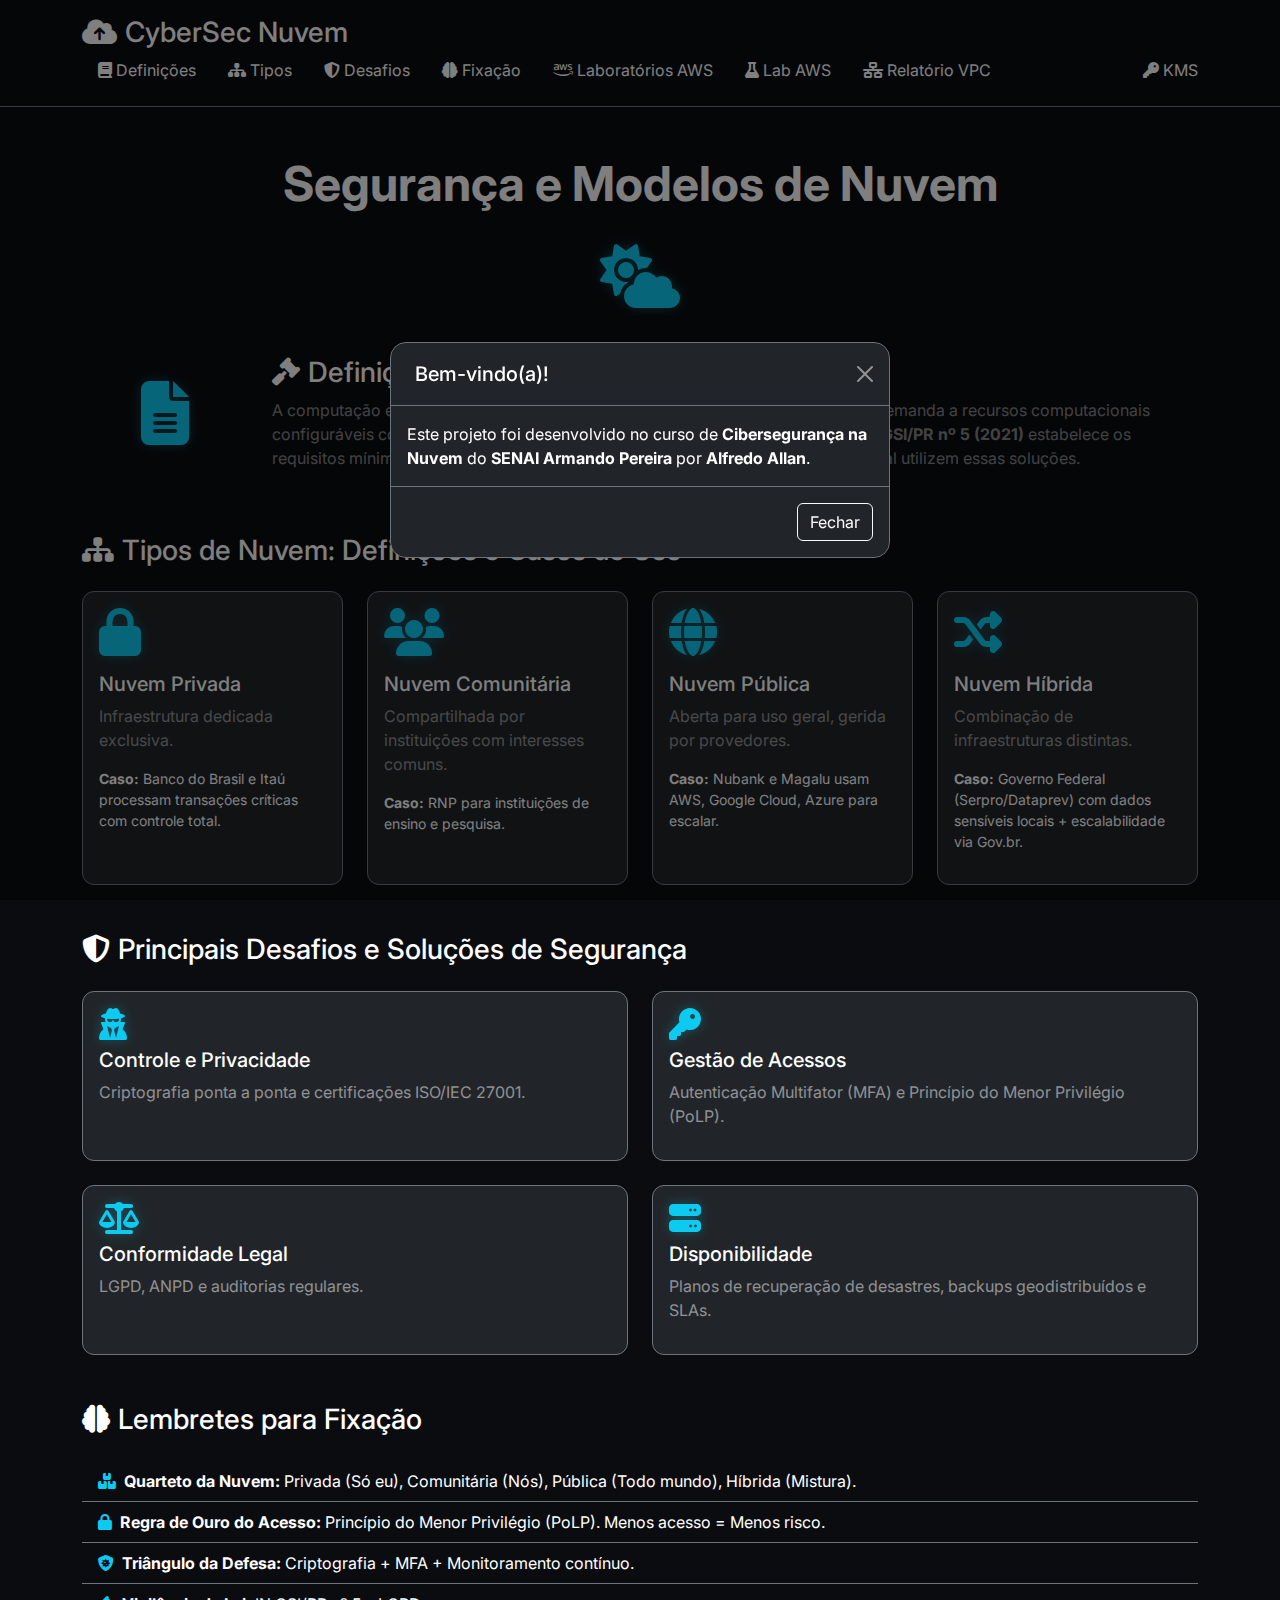
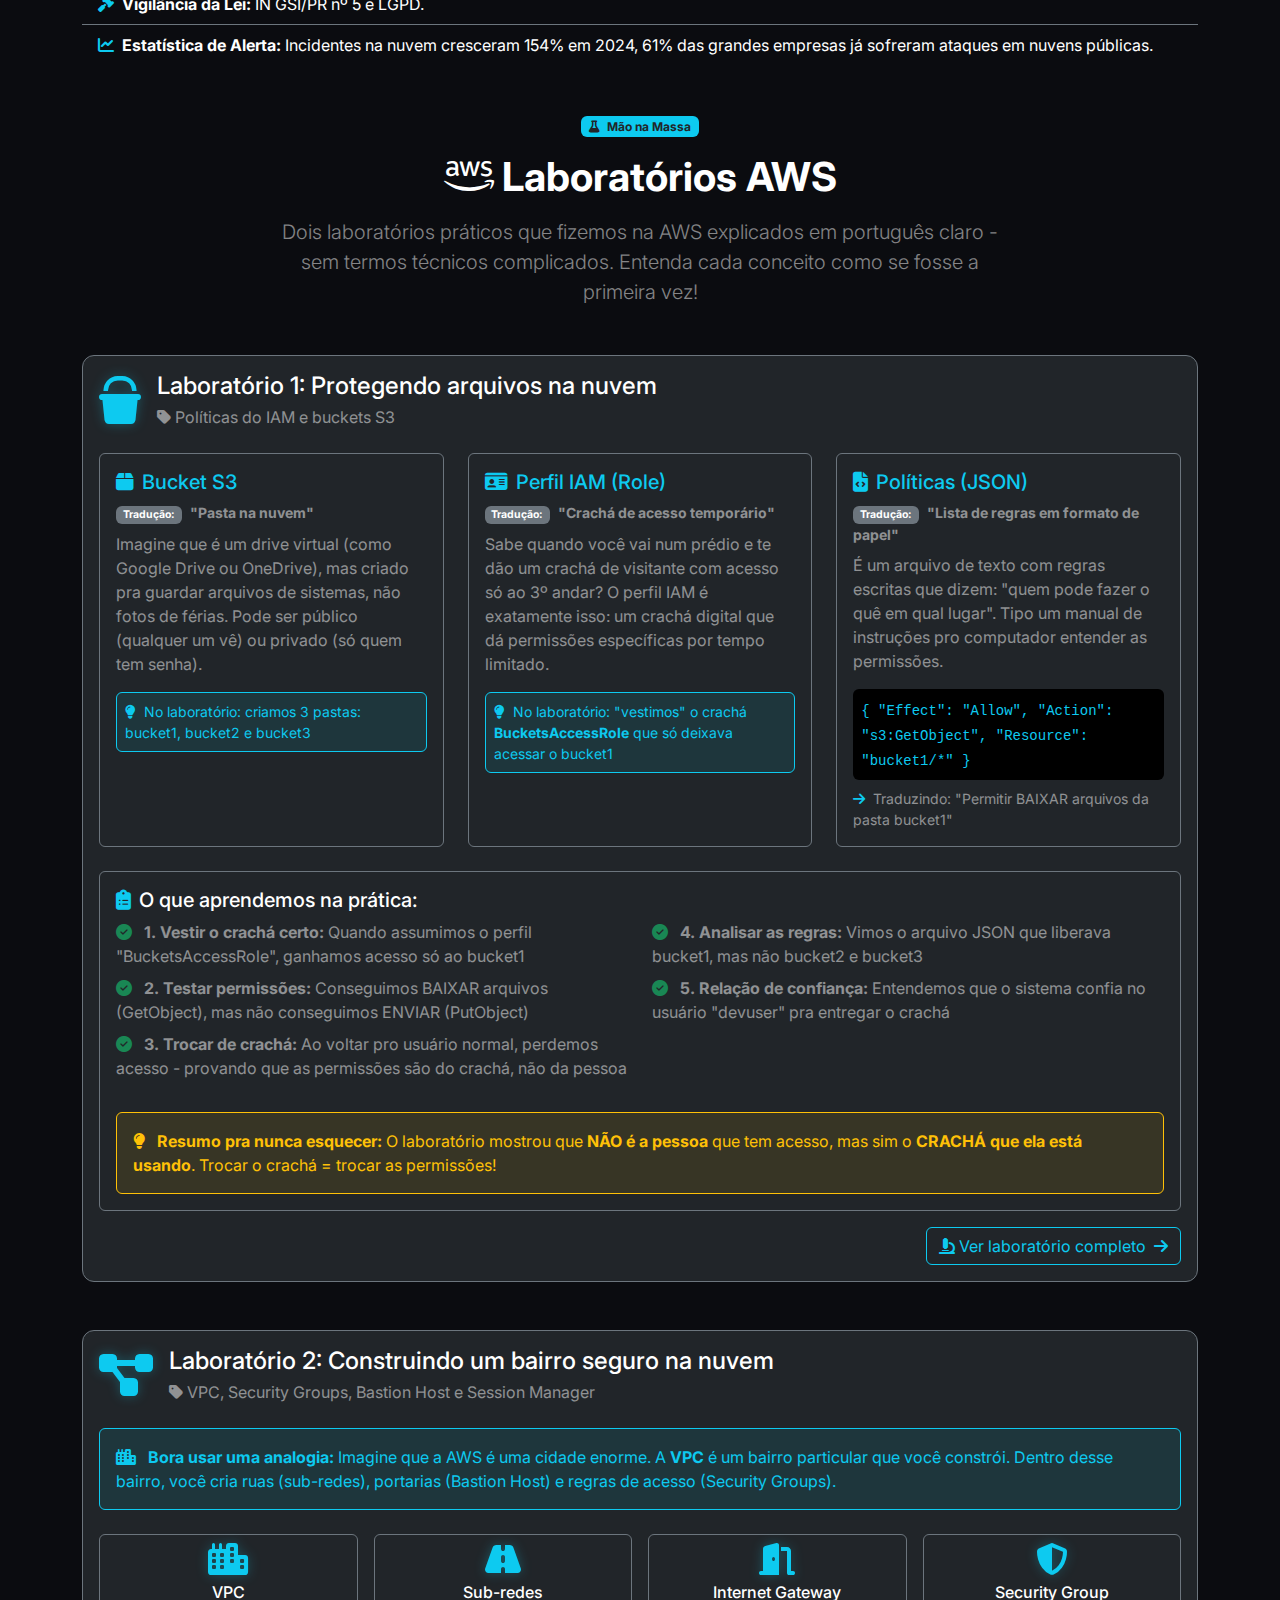
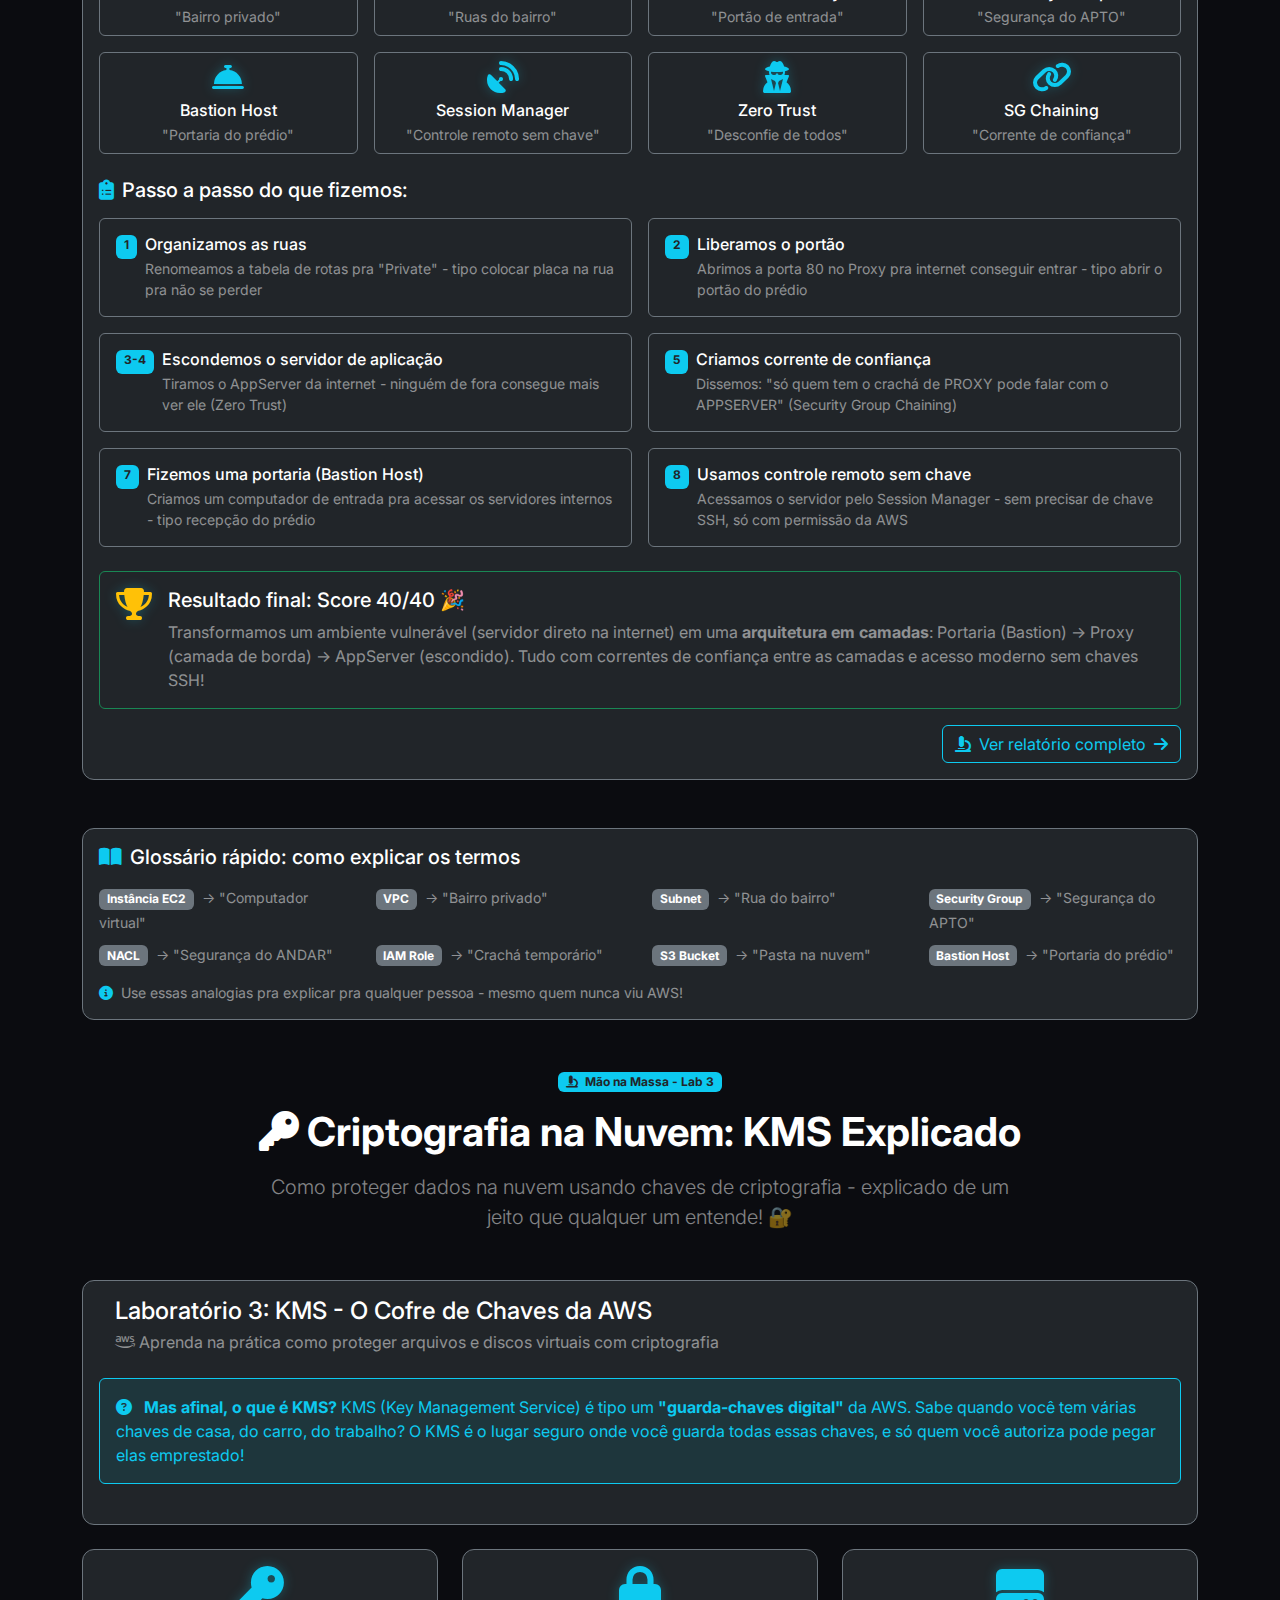
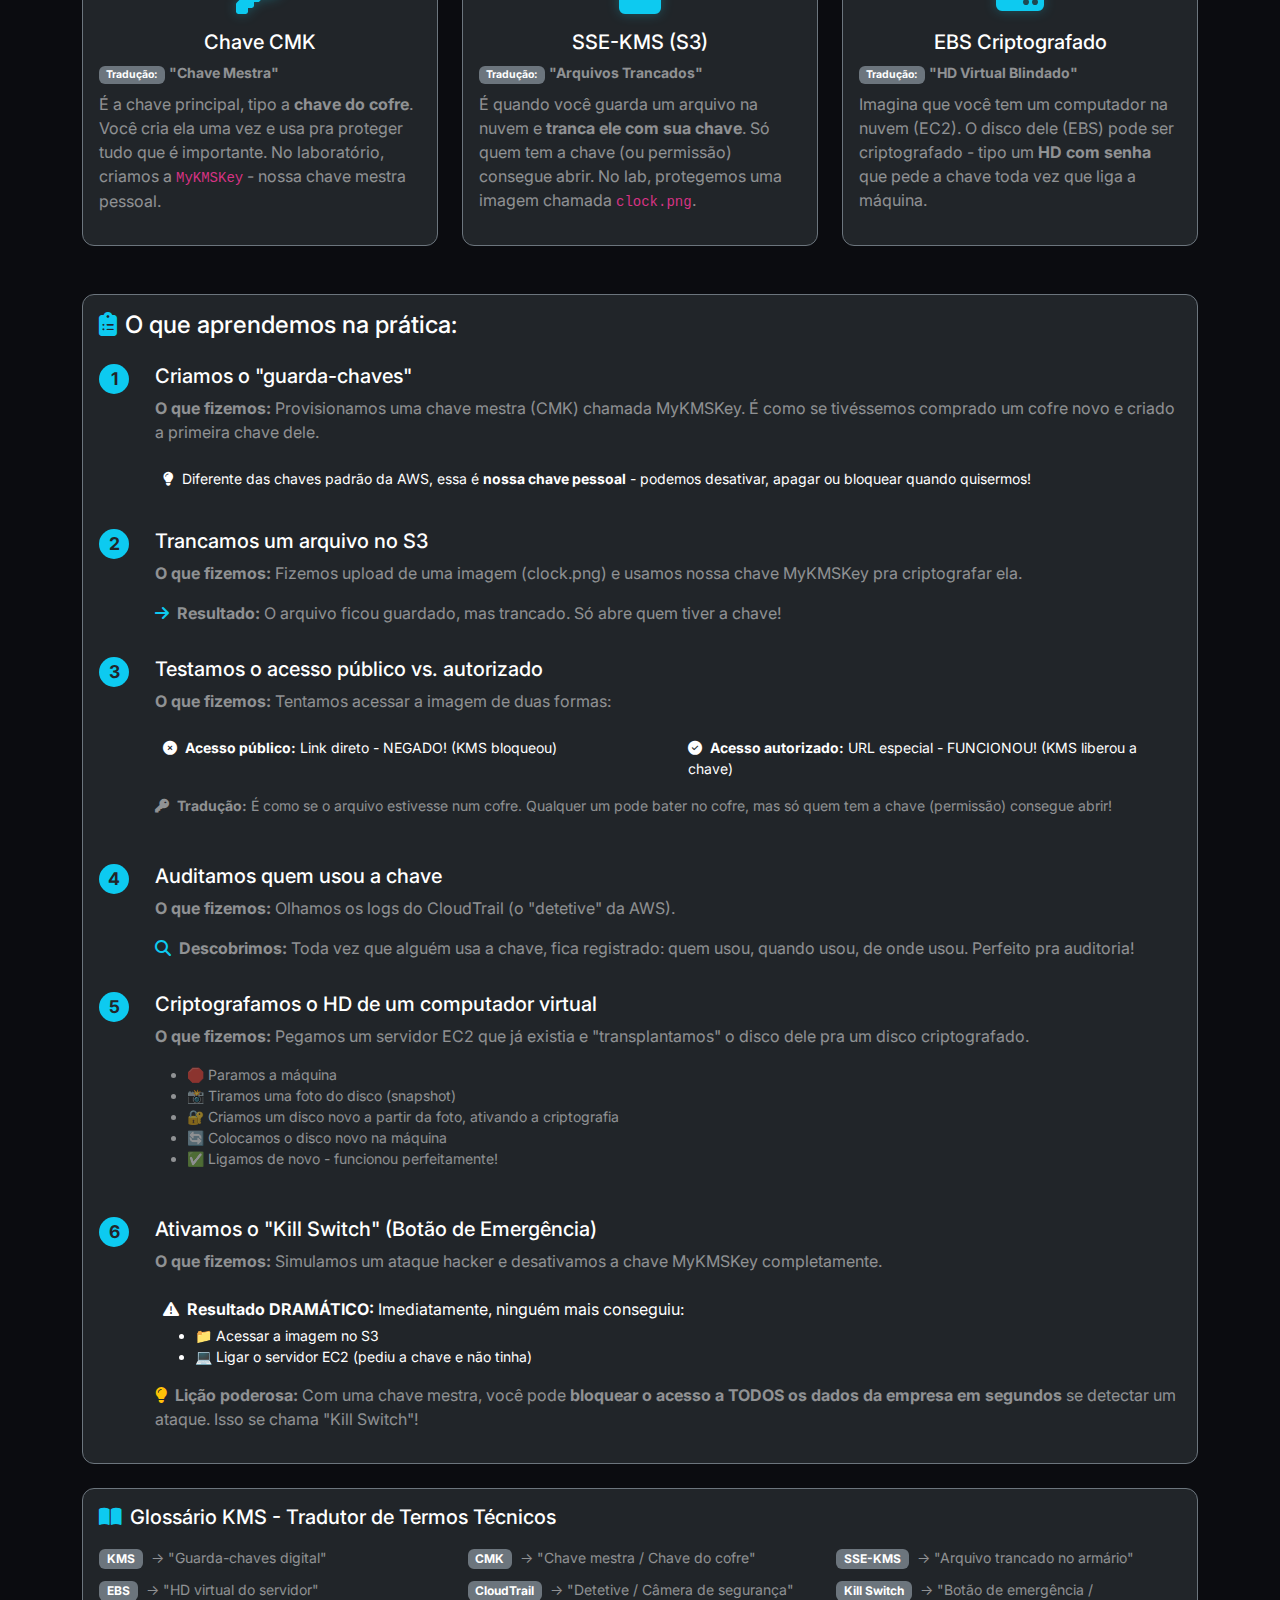
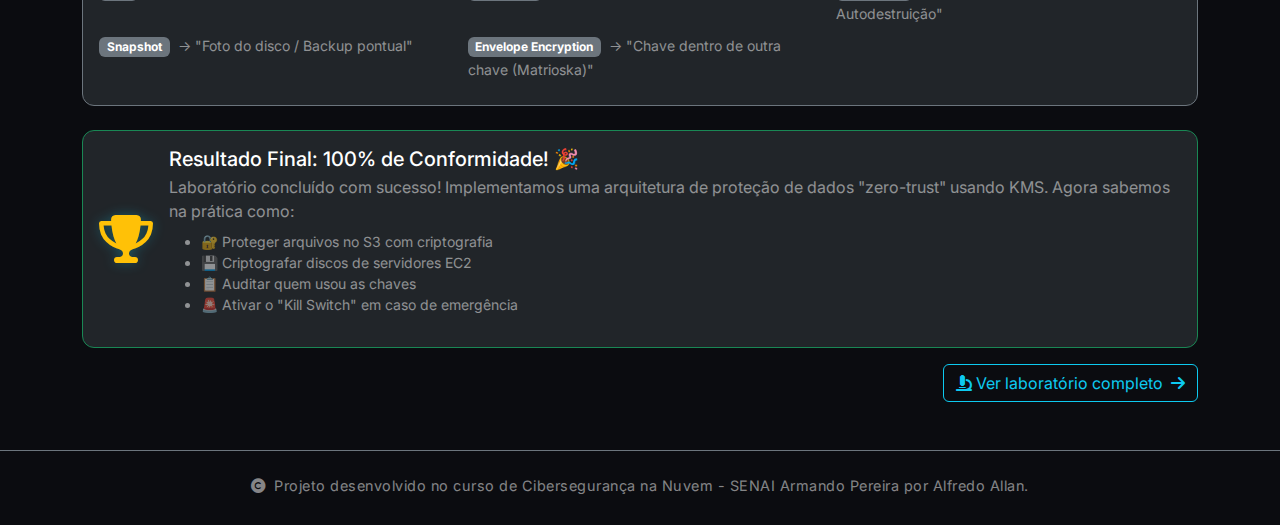
<file: index.html>
<!doctype html>
<html lang="pt-br">
  <head>
    <meta charset="UTF-8" />
    <meta name="viewport" content="width=device-width, initial-scale=1.0" />
    <title>CyberSec Nuvem</title>
    <link
      rel="icon"
      href="data:image/svg+xml,%3Csvg xmlns='http://www.w3.org/2000/svg' viewBox='0 0 100 100'%3E%3Ctext y='.9em' font-size='90' fill='%2317a2b8'%3E☁️%3C/text%3E%3C/svg%3E"
      type="image/svg+xml"
    />

    <!-- Google Fonts -->
    <link
      href="https://fonts.googleapis.com/css2?family=Inter:wght@400;600;700&display=swap"
      rel="stylesheet"
    />

    <!-- Bootstrap CDN -->
    <link
      href="https://cdn.jsdelivr.net/npm/bootstrap@5.3.2/dist/css/bootstrap.min.css"
      rel="stylesheet"
    />

    <!-- Animate.css -->
    <link
      rel="stylesheet"
      href="https://cdnjs.cloudflare.com/ajax/libs/animate.css/4.1.1/animate.min.css"
    />

    <!-- Font Awesome Icons -->
    <link
      rel="stylesheet"
      href="https://cdnjs.cloudflare.com/ajax/libs/font-awesome/6.4.2/css/all.min.css"
    />

    <!-- CSS Personalizado -->
    <link rel="stylesheet" href="css/style.css" />
  </head>
  <body>
    <!-- Modal de Boas-Vindas -->
    <div class="modal fade" id="welcomeModal" tabindex="-1" aria-hidden="true">
      <div class="modal-dialog modal-dialog-centered">
        <div class="modal-content bg-dark text-white border-secondary">
          <div class="modal-header border-secondary">
            <h5 class="modal-title">
              <i class="fas fa-cloud-shield me-2"></i>Bem-vindo(a)!
            </h5>
            <button
              type="button"
              class="btn-close btn-close-white"
              data-bs-dismiss="modal"
              aria-label="Close"
            ></button>
          </div>
          <div class="modal-body">
            <p class="mb-0">
              Este projeto foi desenvolvido no curso de
              <strong>Cibersegurança na Nuvem</strong> do
              <strong>SENAI Armando Pereira</strong> por
              <strong>Alfredo Allan</strong>.
            </p>
          </div>
          <div class="modal-footer border-secondary">
            <button
              type="button"
              class="btn btn-outline-light"
              data-bs-dismiss="modal"
            >
              Fechar
            </button>
          </div>
        </div>
      </div>
    </div>

    <!-- Header com Navegação -->
    <header class="container-fluid py-3 border-bottom border-secondary">
      <div
        class="container d-flex flex-wrap justify-content-between align-items-center"
      >
        <h1 class="h3 mb-0 text-white">
          <i class="fas fa-cloud-upload-alt me-2"></i>CyberSec Nuvem
        </h1>
        <nav class="nav">
          <a class="nav-link text-white" href="#definicoes"
            ><i class="fas fa-book me-1"></i>Definições</a
          >
          <a class="nav-link text-white" href="#tipos"
            ><i class="fas fa-sitemap me-1"></i>Tipos</a
          >
          <a class="nav-link text-white" href="#desafios"
            ><i class="fas fa-shield-alt me-1"></i>Desafios</a
          >
          <a class="nav-link text-white" href="#fixacao"
            ><i class="fas fa-brain me-1"></i>Fixação</a
          >
          <!-- NOVO LINK: Laboratórios AWS (âncora pra nova seção) -->
          <a class="nav-link text-white" href="#laboratorios-aws"
            ><i class="fab fa-aws me-1"></i>Laboratórios AWS</a
          >
          <a class="nav-link text-white" href="/pages/lab-aws.html"
            ><i class="fas fa-flask me-1"></i>Lab AWS</a
          >
          <a class="nav-link text-white" href="/pages/relatorio-aws-vpc.html"
            ><i class="fas fa-network-wired me-1"></i>Relatório VPC</a
          >
        </nav>
        <a class="nav-link text-white" href="/pages/lab-kms-criptografia.html"
          ><i class="fas fa-key me-1"></i>KMS</a
        >
      </div>
    </header>

    <!-- Hero Section -->
    <section
      class="container my-5 text-center animate__animated animate__fadeIn"
    >
      <div class="row justify-content-center">
        <div class="col-lg-10">
          <h2 class="display-5 fw-bold mb-3 text-white">
            Segurança e Modelos de Nuvem
          </h2>
          <i class="fas fa-cloud-sun fa-4x text-info mt-3"></i>
        </div>
      </div>
    </section>

    <!-- Definições e Regulamentação -->
    <section id="definicoes" class="container my-5">
      <div class="row align-items-center">
        <div class="col-md-2 text-center">
          <i class="fas fa-file-alt fa-4x text-info mb-3"></i>
        </div>
        <div class="col-md-10">
          <h3 class="text-white">
            <i class="fas fa-gavel me-2"></i>Definições e Regulamentação
          </h3>
          <p class="text-white-50">
            A computação em nuvem é definida como um modelo que permite o acesso
            sob demanda a recursos computacionais configuráveis com o mínimo de
            gerenciamento. No Brasil, a
            <strong>Instrução Normativa GSI/PR nº 5 (2021)</strong> estabelece
            os requisitos mínimos de segurança para que órgãos da Administração
            Pública Federal utilizem essas soluções.
          </p>
        </div>
      </div>
    </section>

    <!-- Tipos de Nuvem -->
    <section id="tipos" class="container my-5">
      <h3 class="text-white mb-4">
        <i class="fas fa-sitemap me-2"></i>Tipos de Nuvem: Definições e Casos de
        Uso
      </h3>
      <div class="row g-4">
        <div class="col-md-6 col-lg-3">
          <div
            class="card bg-dark text-white border-secondary h-100 animate__animated animate__fadeInUp"
          >
            <div class="card-body">
              <i class="fas fa-lock fa-3x text-info mb-3"></i>
              <h5 class="card-title">Nuvem Privada</h5>
              <p class="card-text text-white-50">
                Infraestrutura dedicada exclusiva.
              </p>
              <p class="small">
                <strong>Caso:</strong> Banco do Brasil e Itaú processam
                transações críticas com controle total.
              </p>
            </div>
          </div>
        </div>
        <div class="col-md-6 col-lg-3">
          <div
            class="card bg-dark text-white border-secondary h-100 animate__animated animate__fadeInUp"
          >
            <div class="card-body">
              <i class="fas fa-users fa-3x text-info mb-3"></i>
              <h5 class="card-title">Nuvem Comunitária</h5>
              <p class="card-text text-white-50">
                Compartilhada por instituições com interesses comuns.
              </p>
              <p class="small">
                <strong>Caso:</strong> RNP para instituições de ensino e
                pesquisa.
              </p>
            </div>
          </div>
        </div>
        <div class="col-md-6 col-lg-3">
          <div
            class="card bg-dark text-white border-secondary h-100 animate__animated animate__fadeInUp"
          >
            <div class="card-body">
              <i class="fas fa-globe fa-3x text-info mb-3"></i>
              <h5 class="card-title">Nuvem Pública</h5>
              <p class="card-text text-white-50">
                Aberta para uso geral, gerida por provedores.
              </p>
              <p class="small">
                <strong>Caso:</strong> Nubank e Magalu usam AWS, Google Cloud,
                Azure para escalar.
              </p>
            </div>
          </div>
        </div>
        <div class="col-md-6 col-lg-3">
          <div
            class="card bg-dark text-white border-secondary h-100 animate__animated animate__fadeInUp"
          >
            <div class="card-body">
              <i class="fas fa-random fa-3x text-info mb-3"></i>
              <h5 class="card-title">Nuvem Híbrida</h5>
              <p class="card-text text-white-50">
                Combinação de infraestruturas distintas.
              </p>
              <p class="small">
                <strong>Caso:</strong> Governo Federal (Serpro/Dataprev) com
                dados sensíveis locais + escalabilidade via Gov.br.
              </p>
            </div>
          </div>
        </div>
      </div>
    </section>

    <!-- Desafios e Soluções -->
    <section id="desafios" class="container my-5">
      <h3 class="text-white mb-4">
        <i class="fas fa-shield-alt me-2"></i>Principais Desafios e Soluções de
        Segurança
      </h3>
      <div class="row g-4">
        <div class="col-md-6">
          <div
            class="card bg-dark text-white border-secondary h-100 animate__animated animate__fadeInLeft"
          >
            <div class="card-body">
              <i class="fas fa-user-secret fa-2x text-info mb-2"></i>
              <h5>Controle e Privacidade</h5>
              <p class="text-white-50">
                Criptografia ponta a ponta e certificações ISO/IEC 27001.
              </p>
            </div>
          </div>
        </div>
        <div class="col-md-6">
          <div
            class="card bg-dark text-white border-secondary h-100 animate__animated animate__fadeInRight"
          >
            <div class="card-body">
              <i class="fas fa-key fa-2x text-info mb-2"></i>
              <h5>Gestão de Acessos</h5>
              <p class="text-white-50">
                Autenticação Multifator (MFA) e Princípio do Menor Privilégio
                (PoLP).
              </p>
            </div>
          </div>
        </div>
        <div class="col-md-6">
          <div
            class="card bg-dark text-white border-secondary h-100 animate__animated animate__fadeInLeft"
          >
            <div class="card-body">
              <i class="fas fa-balance-scale fa-2x text-info mb-2"></i>
              <h5>Conformidade Legal</h5>
              <p class="text-white-50">LGPD, ANPD e auditorias regulares.</p>
            </div>
          </div>
        </div>
        <div class="col-md-6">
          <div
            class="card bg-dark text-white border-secondary h-100 animate__animated animate__fadeInRight"
          >
            <div class="card-body">
              <i class="fas fa-server fa-2x text-info mb-2"></i>
              <h5>Disponibilidade</h5>
              <p class="text-white-50">
                Planos de recuperação de desastres, backups geodistribuídos e
                SLAs.
              </p>
            </div>
          </div>
        </div>
      </div>
    </section>

    <!-- Lembretes de Fixação -->
    <section id="fixacao" class="container my-5">
      <h3 class="text-white mb-4">
        <i class="fas fa-brain me-2"></i>Lembretes para Fixação
      </h3>
      <div class="row">
        <div class="col-lg-12">
          <ul class="list-group list-group-flush bg-transparent">
            <li class="list-group-item bg-dark text-white border-secondary">
              <i class="fas fa-boxes text-info me-2"></i
              ><strong>Quarteto da Nuvem:</strong> Privada (Só eu), Comunitária
              (Nós), Pública (Todo mundo), Híbrida (Mistura).
            </li>
            <li class="list-group-item bg-dark text-white border-secondary">
              <i class="fas fa-lock text-info me-2"></i
              ><strong>Regra de Ouro do Acesso:</strong> Princípio do Menor
              Privilégio (PoLP). Menos acesso = Menos risco.
            </li>
            <li class="list-group-item bg-dark text-white border-secondary">
              <i class="fas fa-shield-virus text-info me-2"></i
              ><strong>Triângulo da Defesa:</strong> Criptografia + MFA +
              Monitoramento contínuo.
            </li>
            <li class="list-group-item bg-dark text-white border-secondary">
              <i class="fas fa-gavel text-info me-2"></i
              ><strong>Vigilância da Lei:</strong> IN GSI/PR nº 5 e LGPD.
            </li>
            <li class="list-group-item bg-dark text-white border-secondary">
              <i class="fas fa-chart-line text-info me-2"></i
              ><strong>Estatística de Alerta:</strong> Incidentes na nuvem
              cresceram 154% em 2024, 61% das grandes empresas já sofreram
              ataques em nuvens públicas.
            </li>
          </ul>
        </div>
      </div>
    </section>
    <!-- ===== NOVA SEÇÃO: LABORATÓRIOS AWS EXPLICADO ===== -->
    <section id="laboratorios-aws" class="container my-5">
      <!-- Cabeçalho da seção -->
      <div class="text-center mb-5">
        <span class="badge bg-info text-dark mb-3">
          <i class="fas fa-flask me-1"></i> Mão na Massa
        </span>
        <h3 class="display-6 fw-bold text-white mb-3">
          <i class="fab fa-aws me-2"></i>Laboratórios AWS
        </h3>
        <p class="lead text-white-50 col-lg-8 mx-auto">
          Dois laboratórios práticos que fizemos na AWS explicados em português
          claro - sem termos técnicos complicados. Entenda cada conceito como se
          fosse a primeira vez!
        </p>
      </div>

      <!-- LAB 1: S3 e IAM (Políticas de Acesso) -->
      <div class="row mb-5">
        <div class="col-12">
          <div
            class="card bg-dark text-white border-secondary animate__animated animate__fadeInLeft"
          >
            <div class="card-body">
              <!-- Título com ícone -->
              <div class="d-flex align-items-center mb-4">
                <div class="me-3">
                  <i class="fas fa-bucket fa-3x text-info"></i>
                </div>
                <div>
                  <h4 class="text-white mb-1">
                    Laboratório 1: Protegendo arquivos na nuvem
                  </h4>
                  <p class="text-white-50 mb-0">
                    <i class="fas fa-tag me-1"></i>Políticas do IAM e buckets S3
                  </p>
                </div>
              </div>

              <!-- Cards explicativos lado a lado -->
              <div class="row g-4">
                <!-- Card: O que é bucket? -->
                <div class="col-md-4">
                  <div
                    class="bg-black-50 p-3 rounded border border-secondary h-100"
                  >
                    <h5 class="text-info">
                      <i class="fas fa-box me-2"></i>Bucket S3
                    </h5>
                    <p class="text-white-50 small mb-2">
                      <span class="badge bg-secondary me-1">Tradução:</span>
                      <strong>"Pasta na nuvem"</strong>
                    </p>
                    <p class="text-white-50">
                      Imagine que é um drive virtual (como Google Drive ou
                      OneDrive), mas criado pra guardar arquivos de sistemas,
                      não fotos de férias. Pode ser público (qualquer um vê) ou
                      privado (só quem tem senha).
                    </p>
                    <div
                      class="alert alert-info bg-info bg-opacity-10 text-info border-info p-2 small mt-2"
                    >
                      <i class="fas fa-lightbulb me-1"></i>
                      No laboratório: criamos 3 pastas: bucket1, bucket2 e
                      bucket3
                    </div>
                  </div>
                </div>

                <!-- Card: O que é IAM/Perfil? -->
                <div class="col-md-4">
                  <div
                    class="bg-black-50 p-3 rounded border border-secondary h-100"
                  >
                    <h5 class="text-info">
                      <i class="fas fa-id-card me-2"></i>Perfil IAM (Role)
                    </h5>
                    <p class="text-white-50 small mb-2">
                      <span class="badge bg-secondary me-1">Tradução:</span>
                      <strong>"Crachá de acesso temporário"</strong>
                    </p>
                    <p class="text-white-50">
                      Sabe quando você vai num prédio e te dão um crachá de
                      visitante com acesso só ao 3º andar? O perfil IAM é
                      exatamente isso: um crachá digital que dá permissões
                      específicas por tempo limitado.
                    </p>
                    <div
                      class="alert alert-info bg-info bg-opacity-10 text-info border-info p-2 small mt-2"
                    >
                      <i class="fas fa-lightbulb me-1"></i>
                      No laboratório: "vestimos" o crachá
                      <strong>BucketsAccessRole</strong>
                      que só deixava acessar o bucket1
                    </div>
                  </div>
                </div>

                <!-- Card: O que são Políticas? -->
                <div class="col-md-4">
                  <div
                    class="bg-black-50 p-3 rounded border border-secondary h-100"
                  >
                    <h5 class="text-info">
                      <i class="fas fa-file-code me-2"></i>Políticas (JSON)
                    </h5>
                    <p class="text-white-50 small mb-2">
                      <span class="badge bg-secondary me-1">Tradução:</span>
                      <strong>"Lista de regras em formato de papel"</strong>
                    </p>
                    <p class="text-white-50">
                      É um arquivo de texto com regras escritas que dizem: "quem
                      pode fazer o quê em qual lugar". Tipo um manual de
                      instruções pro computador entender as permissões.
                    </p>
                    <div class="bg-black p-2 rounded mt-2">
                      <code class="small text-info">
                        { "Effect": "Allow", "Action": "s3:GetObject",
                        "Resource": "bucket1/*" }
                      </code>
                    </div>
                    <p class="text-white-50 small mt-2 mb-0">
                      <i class="fas fa-arrow-right text-info me-1"></i>
                      Traduzindo: "Permitir BAIXAR arquivos da pasta bucket1"
                    </p>
                  </div>
                </div>
              </div>

              <!-- Explicação passo a passo do que rolou -->
              <div class="mt-4 p-3 bg-black-50 rounded border border-secondary">
                <h5 class="text-white">
                  <i class="fas fa-clipboard-list text-info me-2"></i>O que
                  aprendemos na prática:
                </h5>
                <div class="row">
                  <div class="col-md-6">
                    <ul class="list-unstyled text-white-50">
                      <li class="mb-2">
                        <i class="fas fa-check-circle text-success me-2"></i>
                        <strong>1. Vestir o crachá certo:</strong> Quando
                        assumimos o perfil "BucketsAccessRole", ganhamos acesso
                        só ao bucket1
                      </li>
                      <li class="mb-2">
                        <i class="fas fa-check-circle text-success me-2"></i>
                        <strong>2. Testar permissões:</strong> Conseguimos
                        BAIXAR arquivos (GetObject), mas não conseguimos ENVIAR
                        (PutObject)
                      </li>
                      <li class="mb-2">
                        <i class="fas fa-check-circle text-success me-2"></i>
                        <strong>3. Trocar de crachá:</strong> Ao voltar pro
                        usuário normal, perdemos acesso - provando que as
                        permissões são do crachá, não da pessoa
                      </li>
                    </ul>
                  </div>
                  <div class="col-md-6">
                    <ul class="list-unstyled text-white-50">
                      <li class="mb-2">
                        <i class="fas fa-check-circle text-success me-2"></i>
                        <strong>4. Analisar as regras:</strong> Vimos o arquivo
                        JSON que liberava bucket1, mas não bucket2 e bucket3
                      </li>
                      <li class="mb-2">
                        <i class="fas fa-check-circle text-success me-2"></i>
                        <strong>5. Relação de confiança:</strong> Entendemos que
                        o sistema confia no usuário "devuser" pra entregar o
                        crachá
                      </li>
                    </ul>
                  </div>
                </div>

                <!-- Dica final -->
                <div
                  class="alert alert-warning bg-warning bg-opacity-10 text-warning border-warning mt-3 mb-0"
                >
                  <i class="fas fa-lightbulb me-2"></i>
                  <strong>Resumo pra nunca esquecer:</strong> O laboratório
                  mostrou que <strong>NÃO é a pessoa</strong> que tem acesso,
                  mas sim o <strong>CRACHÁ que ela está usando</strong>. Trocar
                  o crachá = trocar as permissões!
                </div>
              </div>

              <!-- Botão pra ver laboratório completo -->
              <div class="text-end mt-3">
                <a href="/pages/lab-aws.html" class="btn btn-outline-info">
                  <i class="fas fa-microscope me-1"></i>Ver laboratório completo
                  <i class="fas fa-arrow-right ms-1"></i>
                </a>
              </div>
            </div>
          </div>
        </div>
      </div>

      <!-- LAB 2: Arquitetura de Redes (VPC, Security Groups, Bastion) -->
      <div class="row">
        <div class="col-12">
          <div
            class="card bg-dark text-white border-secondary animate__animated animate__fadeInRight"
          >
            <div class="card-body">
              <!-- Título com ícone -->
              <div class="d-flex align-items-center mb-4">
                <div class="me-3">
                  <i class="fas fa-project-diagram fa-3x text-info"></i>
                </div>
                <div>
                  <h4 class="text-white mb-1">
                    Laboratório 2: Construindo um bairro seguro na nuvem
                  </h4>
                  <p class="text-white-50 mb-0">
                    <i class="fas fa-tag me-1"></i>VPC, Security Groups, Bastion
                    Host e Session Manager
                  </p>
                </div>
              </div>

              <!-- Explicação da analogia do bairro -->
              <div
                class="alert alert-info bg-info bg-opacity-10 text-info border-info mb-4"
              >
                <i class="fas fa-city me-2"></i>
                <strong>Bora usar uma analogia:</strong> Imagine que a AWS é uma
                cidade enorme. A <strong>VPC</strong> é um bairro particular que
                você constrói. Dentro desse bairro, você cria ruas (sub-redes),
                portarias (Bastion Host) e regras de acesso (Security Groups).
              </div>

              <!-- Cards de conceitos em grid -->
              <div class="row g-3 mb-4">
                <!-- VPC -->
                <div class="col-md-4 col-lg-3">
                  <div
                    class="bg-black-50 p-2 rounded border border-secondary text-center h-100"
                  >
                    <i class="fas fa-city fa-2x text-info mb-2"></i>
                    <h6 class="text-white mb-1">VPC</h6>
                    <p class="text-white-50 small mb-0">"Bairro privado"</p>
                  </div>
                </div>
                <!-- Sub-redes -->
                <div class="col-md-4 col-lg-3">
                  <div
                    class="bg-black-50 p-2 rounded border border-secondary text-center h-100"
                  >
                    <i class="fas fa-road fa-2x text-info mb-2"></i>
                    <h6 class="text-white mb-1">Sub-redes</h6>
                    <p class="text-white-50 small mb-0">"Ruas do bairro"</p>
                  </div>
                </div>
                <!-- Internet Gateway -->
                <div class="col-md-4 col-lg-3">
                  <div
                    class="bg-black-50 p-2 rounded border border-secondary text-center h-100"
                  >
                    <i class="fas fa-door-open fa-2x text-info mb-2"></i>
                    <h6 class="text-white mb-1">Internet Gateway</h6>
                    <p class="text-white-50 small mb-0">"Portão de entrada"</p>
                  </div>
                </div>
                <!-- Security Group -->
                <div class="col-md-4 col-lg-3">
                  <div
                    class="bg-black-50 p-2 rounded border border-secondary text-center h-100"
                  >
                    <i class="fas fa-shield-alt fa-2x text-info mb-2"></i>
                    <h6 class="text-white mb-1">Security Group</h6>
                    <p class="text-white-50 small mb-0">"Segurança do APTO"</p>
                  </div>
                </div>
                <!-- Bastion Host -->
                <div class="col-md-4 col-lg-3">
                  <div
                    class="bg-black-50 p-2 rounded border border-secondary text-center h-100"
                  >
                    <i class="fas fa-concierge-bell fa-2x text-info mb-2"></i>
                    <h6 class="text-white mb-1">Bastion Host</h6>
                    <p class="text-white-50 small mb-0">"Portaria do prédio"</p>
                  </div>
                </div>
                <!-- Session Manager -->
                <div class="col-md-4 col-lg-3">
                  <div
                    class="bg-black-50 p-2 rounded border border-secondary text-center h-100"
                  >
                    <i class="fas fa-satellite-dish fa-2x text-info mb-2"></i>
                    <h6 class="text-white mb-1">Session Manager</h6>
                    <p class="text-white-50 small mb-0">
                      "Controle remoto sem chave"
                    </p>
                  </div>
                </div>
                <!-- Zero Trust -->
                <div class="col-md-4 col-lg-3">
                  <div
                    class="bg-black-50 p-2 rounded border border-secondary text-center h-100"
                  >
                    <i class="fas fa-user-secret fa-2x text-info mb-2"></i>
                    <h6 class="text-white mb-1">Zero Trust</h6>
                    <p class="text-white-50 small mb-0">"Desconfie de todos"</p>
                  </div>
                </div>
                <!-- SG Chaining -->
                <div class="col-md-4 col-lg-3">
                  <div
                    class="bg-black-50 p-2 rounded border border-secondary text-center h-100"
                  >
                    <i class="fas fa-link fa-2x text-info mb-2"></i>
                    <h6 class="text-white mb-1">SG Chaining</h6>
                    <p class="text-white-50 small mb-0">
                      "Corrente de confiança"
                    </p>
                  </div>
                </div>
              </div>

              <!-- O que fizemos - Passo a passo visual -->
              <h5 class="text-white mt-4 mb-3">
                <i class="fas fa-clipboard-list text-info me-2"></i>Passo a
                passo do que fizemos:
              </h5>

              <div class="row g-3">
                <!-- Task 1 -->
                <div class="col-md-6">
                  <div class="bg-black-50 p-3 rounded border border-secondary">
                    <div class="d-flex">
                      <span
                        class="badge bg-info text-dark me-2"
                        style="height: 24px"
                        >1</span
                      >
                      <div>
                        <h6 class="text-white mb-1">Organizamos as ruas</h6>
                        <p class="text-white-50 small mb-0">
                          Renomeamos a tabela de rotas pra "Private" - tipo
                          colocar placa na rua pra não se perder
                        </p>
                      </div>
                    </div>
                  </div>
                </div>

                <!-- Task 2 -->
                <div class="col-md-6">
                  <div class="bg-black-50 p-3 rounded border border-secondary">
                    <div class="d-flex">
                      <span
                        class="badge bg-info text-dark me-2"
                        style="height: 24px"
                        >2</span
                      >
                      <div>
                        <h6 class="text-white mb-1">Liberamos o portão</h6>
                        <p class="text-white-50 small mb-0">
                          Abrimos a porta 80 no Proxy pra internet conseguir
                          entrar - tipo abrir o portão do prédio
                        </p>
                      </div>
                    </div>
                  </div>
                </div>

                <!-- Task 3-4 -->
                <div class="col-md-6">
                  <div class="bg-black-50 p-3 rounded border border-secondary">
                    <div class="d-flex">
                      <span
                        class="badge bg-info text-dark me-2"
                        style="height: 24px"
                        >3-4</span
                      >
                      <div>
                        <h6 class="text-white mb-1">
                          Escondemos o servidor de aplicação
                        </h6>
                        <p class="text-white-50 small mb-0">
                          Tiramos o AppServer da internet - ninguém de fora
                          consegue mais ver ele (Zero Trust)
                        </p>
                      </div>
                    </div>
                  </div>
                </div>

                <!-- Task 5 -->
                <div class="col-md-6">
                  <div class="bg-black-50 p-3 rounded border border-secondary">
                    <div class="d-flex">
                      <span
                        class="badge bg-info text-dark me-2"
                        style="height: 24px"
                        >5</span
                      >
                      <div>
                        <h6 class="text-white mb-1">
                          Criamos corrente de confiança
                        </h6>
                        <p class="text-white-50 small mb-0">
                          Dissemos: "só quem tem o crachá de PROXY pode falar
                          com o APPSERVER" (Security Group Chaining)
                        </p>
                      </div>
                    </div>
                  </div>
                </div>

                <!-- Task 7 -->
                <div class="col-md-6">
                  <div class="bg-black-50 p-3 rounded border border-secondary">
                    <div class="d-flex">
                      <span
                        class="badge bg-info text-dark me-2"
                        style="height: 24px"
                        >7</span
                      >
                      <div>
                        <h6 class="text-white mb-1">
                          Fizemos uma portaria (Bastion Host)
                        </h6>
                        <p class="text-white-50 small mb-0">
                          Criamos um computador de entrada pra acessar os
                          servidores internos - tipo recepção do prédio
                        </p>
                      </div>
                    </div>
                  </div>
                </div>

                <!-- Task 8 -->
                <div class="col-md-6">
                  <div class="bg-black-50 p-3 rounded border border-secondary">
                    <div class="d-flex">
                      <span
                        class="badge bg-info text-dark me-2"
                        style="height: 24px"
                        >8</span
                      >
                      <div>
                        <h6 class="text-white mb-1">
                          Usamos controle remoto sem chave
                        </h6>
                        <p class="text-white-50 small mb-0">
                          Acessamos o servidor pelo Session Manager - sem
                          precisar de chave SSH, só com permissão da AWS
                        </p>
                      </div>
                    </div>
                  </div>
                </div>
              </div>

              <!-- Resultado final -->
              <div class="mt-4 p-3 bg-black-50 rounded border border-success">
                <div class="d-flex">
                  <i class="fas fa-trophy text-warning fa-2x me-3"></i>
                  <div>
                    <h5 class="text-white mb-2">
                      Resultado final: Score 40/40 🎉
                    </h5>
                    <p class="text-white-50 mb-0">
                      Transformamos um ambiente vulnerável (servidor direto na
                      internet) em uma <strong>arquitetura em camadas</strong>:
                      Portaria (Bastion) → Proxy (camada de borda) → AppServer
                      (escondido). Tudo com correntes de confiança entre as
                      camadas e acesso moderno sem chaves SSH!
                    </p>
                  </div>
                </div>
              </div>

              <!-- Botão pra ver laboratório completo -->
              <div class="text-end mt-3">
                <a
                  href="/pages/relatorio-aws-vpc.html"
                  class="btn btn-outline-info"
                >
                  <i class="fas fa-microscope me-1"></i> Ver relatório completo
                  <i class="fas fa-arrow-right ms-1"></i>
                </a>
              </div>
            </div>
          </div>
        </div>
      </div>

      <!-- Glossário Rápido - Termos técnicos traduzidos -->
      <div class="row mt-5">
        <div class="col-12">
          <div class="card bg-dark text-white border-secondary">
            <div class="card-body">
              <h5 class="text-white mb-3">
                <i class="fas fa-book-open text-info me-2"></i>Glossário rápido:
                como explicar os termos
              </h5>
              <div class="row">
                <div class="col-md-3 col-6 mb-2">
                  <span class="badge bg-secondary me-1">Instância EC2</span>
                  <span class="text-white-50 small"
                    >→ "Computador virtual"</span
                  >
                </div>
                <div class="col-md-3 col-6 mb-2">
                  <span class="badge bg-secondary me-1">VPC</span>
                  <span class="text-white-50 small">→ "Bairro privado"</span>
                </div>
                <div class="col-md-3 col-6 mb-2">
                  <span class="badge bg-secondary me-1">Subnet</span>
                  <span class="text-white-50 small">→ "Rua do bairro"</span>
                </div>
                <div class="col-md-3 col-6 mb-2">
                  <span class="badge bg-secondary me-1">Security Group</span>
                  <span class="text-white-50 small">→ "Segurança do APTO"</span>
                </div>
                <div class="col-md-3 col-6 mb-2">
                  <span class="badge bg-secondary me-1">NACL</span>
                  <span class="text-white-50 small"
                    >→ "Segurança do ANDAR"</span
                  >
                </div>
                <div class="col-md-3 col-6 mb-2">
                  <span class="badge bg-secondary me-1">IAM Role</span>
                  <span class="text-white-50 small">→ "Crachá temporário"</span>
                </div>
                <div class="col-md-3 col-6 mb-2">
                  <span class="badge bg-secondary me-1">S3 Bucket</span>
                  <span class="text-white-50 small">→ "Pasta na nuvem"</span>
                </div>
                <div class="col-md-3 col-6 mb-2">
                  <span class="badge bg-secondary me-1">Bastion Host</span>
                  <span class="text-white-50 small"
                    >→ "Portaria do prédio"</span
                  >
                </div>
              </div>
              <p class="text-white-50 small mt-2 mb-0">
                <i class="fas fa-info-circle text-info me-1"></i>
                Use essas analogias pra explicar pra qualquer pessoa - mesmo
                quem nunca viu AWS!
              </p>
            </div>
          </div>
        </div>
      </div>
    </section>
    <!-- ===== FIM DA NOVA SEÇÃO ===== -->
    <!-- ===== NOVA SEÇÃO: LABORATÓRIO KMS & CRIPTOGRAFIA ===== -->
    <section id="laboratorio-kms" class="container my-5">
      <!-- Cabeçalho da seção -->
      <div class="text-center mb-5">
        <span class="badge bg-info text-dark mb-3">
          <i class="fas fa-microscope me-1"></i> Mão na Massa - Lab 3
        </span>
        <h3 class="display-6 fw-bold text-white mb-3">
          <i class="fas fa-key me-2"></i>Criptografia na Nuvem: KMS Explicado
        </h3>
        <p class="lead text-white-50 col-lg-8 mx-auto">
          Como proteger dados na nuvem usando chaves de criptografia - explicado
          de um jeito que qualquer um entende! 🔐
        </p>
      </div>

      <!-- Card principal - Visão Geral -->
      <div class="row mb-4">
        <div class="col-12">
          <div
            class="card bg-dark text-white border-secondary animate__animated animate__fadeInUp"
          >
            <div class="card-body">
              <div class="d-flex align-items-center mb-4">
                <div class="me-3">
                  <i class="fas fa-shield-halos fa-3x text-info"></i>
                </div>
                <div>
                  <h4 class="text-white mb-1">
                    Laboratório 3: KMS - O Cofre de Chaves da AWS
                  </h4>
                  <p class="text-white-50 mb-0">
                    <i class="fab fa-aws me-1"></i>Aprenda na prática como
                    proteger arquivos e discos virtuais com criptografia
                  </p>
                </div>
              </div>

              <!-- O que é KMS - Explicação pra leigo -->
              <div
                class="alert alert-info bg-info bg-opacity-10 text-info border-info mb-4"
              >
                <i class="fas fa-question-circle me-2"></i>
                <strong>Mas afinal, o que é KMS?</strong> KMS (Key Management
                Service) é tipo um <strong>"guarda-chaves digital"</strong> da
                AWS. Sabe quando você tem várias chaves de casa, do carro, do
                trabalho? O KMS é o lugar seguro onde você guarda todas essas
                chaves, e só quem você autoriza pode pegar elas emprestado!
              </div>
            </div>
          </div>
        </div>
      </div>

      <!-- Cards de conceitos principais -->
      <div class="row g-4 mb-5">
        <!-- Card: Chave CMK -->
        <div class="col-md-4">
          <div class="card bg-dark text-white border-secondary h-100">
            <div class="card-body">
              <div class="text-center mb-3">
                <i class="fas fa-key fa-3x text-info"></i>
              </div>
              <h5 class="text-white text-center">Chave CMK</h5>
              <p class="text-white-50 small mb-2">
                <span class="badge bg-secondary">Tradução:</span>
                <strong>"Chave Mestra"</strong>
              </p>
              <p class="text-white-50">
                É a chave principal, tipo a <strong>chave do cofre</strong>.
                Você cria ela uma vez e usa pra proteger tudo que é importante.
                No laboratório, criamos a <code>MyKMSKey</code> - nossa chave
                mestra pessoal.
              </p>
            </div>
          </div>
        </div>

        <!-- Card: Criptografia S3 -->
        <div class="col-md-4">
          <div class="card bg-dark text-white border-secondary h-100">
            <div class="card-body">
              <div class="text-center mb-3">
                <i class="fas fa-lock fa-3x text-info"></i>
              </div>
              <h5 class="text-white text-center">SSE-KMS (S3)</h5>
              <p class="text-white-50 small mb-2">
                <span class="badge bg-secondary">Tradução:</span>
                <strong>"Arquivos Trancados"</strong>
              </p>
              <p class="text-white-50">
                É quando você guarda um arquivo na nuvem e
                <strong>tranca ele com sua chave</strong>. Só quem tem a chave
                (ou permissão) consegue abrir. No lab, protegemos uma imagem
                chamada <code>clock.png</code>.
              </p>
            </div>
          </div>
        </div>

        <!-- Card: Criptografia EBS -->
        <div class="col-md-4">
          <div class="card bg-dark text-white border-secondary h-100">
            <div class="card-body">
              <div class="text-center mb-3">
                <i class="fas fa-hdd fa-3x text-info"></i>
              </div>
              <h5 class="text-white text-center">EBS Criptografado</h5>
              <p class="text-white-50 small mb-2">
                <span class="badge bg-secondary">Tradução:</span>
                <strong>"HD Virtual Blindado"</strong>
              </p>
              <p class="text-white-50">
                Imagina que você tem um computador na nuvem (EC2). O disco dele
                (EBS) pode ser criptografado - tipo um
                <strong>HD com senha</strong> que pede a chave toda vez que liga
                a máquina.
              </p>
            </div>
          </div>
        </div>
      </div>

      <!-- Explicação passo a passo do laboratório -->
      <div class="card bg-dark text-white border-secondary mb-4">
        <div class="card-body">
          <h4 class="text-white mb-4">
            <i class="fas fa-clipboard-list text-info me-2"></i>O que aprendemos
            na prática:
          </h4>

          <!-- Timeline visual -->
          <div class="row g-3">
            <!-- Passo 1 -->
            <div class="col-12">
              <div class="d-flex">
                <div class="me-3 text-center" style="min-width: 40px">
                  <span
                    class="badge bg-info text-dark"
                    style="
                      font-size: 1.1rem;
                      width: 30px;
                      height: 30px;
                      border-radius: 50%;
                      display: flex;
                      align-items: center;
                      justify-content: center;
                    "
                    >1</span
                  >
                </div>
                <div class="flex-grow-1 pb-3">
                  <h5 class="text-white">Criamos o "guarda-chaves"</h5>
                  <p class="text-white-50">
                    <strong>O que fizemos:</strong> Provisionamos uma chave
                    mestra (CMK) chamada MyKMSKey. É como se tivéssemos comprado
                    um cofre novo e criado a primeira chave dele.
                  </p>
                  <div class="alert-tip p-2 small">
                    <i class="fas fa-lightbulb me-1"></i> Diferente das chaves
                    padrão da AWS, essa é <strong>nossa chave pessoal</strong> -
                    podemos desativar, apagar ou bloquear quando quisermos!
                  </div>
                </div>
              </div>
            </div>

            <!-- Passo 2 -->
            <div class="col-12">
              <div class="d-flex">
                <div class="me-3 text-center" style="min-width: 40px">
                  <span
                    class="badge bg-info text-dark"
                    style="
                      font-size: 1.1rem;
                      width: 30px;
                      height: 30px;
                      border-radius: 50%;
                      display: flex;
                      align-items: center;
                      justify-content: center;
                    "
                    >2</span
                  >
                </div>
                <div class="flex-grow-1 pb-3">
                  <h5 class="text-white">Trancamos um arquivo no S3</h5>
                  <p class="text-white-50">
                    <strong>O que fizemos:</strong> Fizemos upload de uma imagem
                    (clock.png) e usamos nossa chave MyKMSKey pra criptografar
                    ela.
                  </p>
                  <p class="text-white-50 mb-0">
                    <i class="fas fa-arrow-right text-info me-1"></i>
                    <strong>Resultado:</strong> O arquivo ficou guardado, mas
                    trancado. Só abre quem tiver a chave!
                  </p>
                </div>
              </div>
            </div>

            <!-- Passo 3 -->
            <div class="col-12">
              <div class="d-flex">
                <div class="me-3 text-center" style="min-width: 40px">
                  <span
                    class="badge bg-info text-dark"
                    style="
                      font-size: 1.1rem;
                      width: 30px;
                      height: 30px;
                      border-radius: 50%;
                      display: flex;
                      align-items: center;
                      justify-content: center;
                    "
                    >3</span
                  >
                </div>
                <div class="flex-grow-1 pb-3">
                  <h5 class="text-white">
                    Testamos o acesso público vs. autorizado
                  </h5>
                  <p class="text-white-50">
                    <strong>O que fizemos:</strong> Tentamos acessar a imagem de
                    duas formas:
                  </p>
                  <div class="row">
                    <div class="col-md-6">
                      <div class="alert-obstacle p-2 small">
                        <i class="fas fa-times-circle me-1"></i>
                        <strong>Acesso público:</strong> Link direto - NEGADO!
                        (KMS bloqueou)
                      </div>
                    </div>
                    <div class="col-md-6">
                      <div class="alert-success p-2 small">
                        <i class="fas fa-check-circle me-1"></i>
                        <strong>Acesso autorizado:</strong> URL especial -
                        FUNCIONOU! (KMS liberou a chave)
                      </div>
                    </div>
                  </div>
                  <p class="text-white-50 mt-2 small">
                    <i class="fas fa-key me-1"></i> <strong>Tradução:</strong> É
                    como se o arquivo estivesse num cofre. Qualquer um pode
                    bater no cofre, mas só quem tem a chave (permissão) consegue
                    abrir!
                  </p>
                </div>
              </div>
            </div>

            <!-- Passo 4 -->
            <div class="col-12">
              <div class="d-flex">
                <div class="me-3 text-center" style="min-width: 40px">
                  <span
                    class="badge bg-info text-dark"
                    style="
                      font-size: 1.1rem;
                      width: 30px;
                      height: 30px;
                      border-radius: 50%;
                      display: flex;
                      align-items: center;
                      justify-content: center;
                    "
                    >4</span
                  >
                </div>
                <div class="flex-grow-1 pb-3">
                  <h5 class="text-white">Auditamos quem usou a chave</h5>
                  <p class="text-white-50">
                    <strong>O que fizemos:</strong> Olhamos os logs do
                    CloudTrail (o "detetive" da AWS).
                  </p>
                  <p class="text-white-50 mb-0">
                    <i class="fas fa-search text-info me-1"></i>
                    <strong>Descobrimos:</strong> Toda vez que alguém usa a
                    chave, fica registrado: quem usou, quando usou, de onde
                    usou. Perfeito pra auditoria!
                  </p>
                </div>
              </div>
            </div>

            <!-- Passo 5 -->
            <div class="col-12">
              <div class="d-flex">
                <div class="me-3 text-center" style="min-width: 40px">
                  <span
                    class="badge bg-info text-dark"
                    style="
                      font-size: 1.1rem;
                      width: 30px;
                      height: 30px;
                      border-radius: 50%;
                      display: flex;
                      align-items: center;
                      justify-content: center;
                    "
                    >5</span
                  >
                </div>
                <div class="flex-grow-1 pb-3">
                  <h5 class="text-white">
                    Criptografamos o HD de um computador virtual
                  </h5>
                  <p class="text-white-50">
                    <strong>O que fizemos:</strong> Pegamos um servidor EC2 que
                    já existia e "transplantamos" o disco dele pra um disco
                    criptografado.
                  </p>
                  <ul class="text-white-50 small">
                    <li>🛑 Paramos a máquina</li>
                    <li>📸 Tiramos uma foto do disco (snapshot)</li>
                    <li>
                      🔐 Criamos um disco novo a partir da foto, ativando a
                      criptografia
                    </li>
                    <li>🔄 Colocamos o disco novo na máquina</li>
                    <li>✅ Ligamos de novo - funcionou perfeitamente!</li>
                  </ul>
                </div>
              </div>
            </div>

            <!-- Passo 6 - Kill Switch -->
            <div class="col-12">
              <div class="d-flex">
                <div class="me-3 text-center" style="min-width: 40px">
                  <span
                    class="badge bg-info text-dark"
                    style="
                      font-size: 1.1rem;
                      width: 30px;
                      height: 30px;
                      border-radius: 50%;
                      display: flex;
                      align-items: center;
                      justify-content: center;
                    "
                    >6</span
                  >
                </div>
                <div class="flex-grow-1">
                  <h5 class="text-white">
                    Ativamos o "Kill Switch" (Botão de Emergência)
                  </h5>
                  <p class="text-white-50">
                    <strong>O que fizemos:</strong> Simulamos um ataque hacker e
                    desativamos a chave MyKMSKey completamente.
                  </p>
                  <div class="alert-obstacle p-2">
                    <i class="fas fa-exclamation-triangle me-1"></i>
                    <strong>Resultado DRAMÁTICO:</strong> Imediatamente, ninguém
                    mais conseguiu:
                    <ul class="mt-1 mb-0 small">
                      <li>📁 Acessar a imagem no S3</li>
                      <li>
                        💻 Ligar o servidor EC2 (pediu a chave e não tinha)
                      </li>
                    </ul>
                  </div>
                  <p class="text-white-50 mt-2">
                    <i class="fas fa-lightbulb text-warning me-1"></i>
                    <strong>Lição poderosa:</strong> Com uma chave mestra, você
                    pode
                    <strong
                      >bloquear o acesso a TODOS os dados da empresa em
                      segundos</strong
                    >
                    se detectar um ataque. Isso se chama "Kill Switch"!
                  </p>
                </div>
              </div>
            </div>
          </div>
        </div>
      </div>

      <!-- Glossário de termos traduzidos -->
      <div class="row">
        <div class="col-12">
          <div class="card bg-dark text-white border-secondary">
            <div class="card-body">
              <h5 class="text-white mb-3">
                <i class="fas fa-book-open text-info me-2"></i>Glossário KMS -
                Tradutor de Termos Técnicos
              </h5>
              <div class="row">
                <div class="col-md-4 mb-2">
                  <span class="badge bg-secondary me-1">KMS</span>
                  <span class="text-white-50 small"
                    >→ "Guarda-chaves digital"</span
                  >
                </div>
                <div class="col-md-4 mb-2">
                  <span class="badge bg-secondary me-1">CMK</span>
                  <span class="text-white-50 small"
                    >→ "Chave mestra / Chave do cofre"</span
                  >
                </div>
                <div class="col-md-4 mb-2">
                  <span class="badge bg-secondary me-1">SSE-KMS</span>
                  <span class="text-white-50 small"
                    >→ "Arquivo trancado no armário"</span
                  >
                </div>
                <div class="col-md-4 mb-2">
                  <span class="badge bg-secondary me-1">EBS</span>
                  <span class="text-white-50 small"
                    >→ "HD virtual do servidor"</span
                  >
                </div>
                <div class="col-md-4 mb-2">
                  <span class="badge bg-secondary me-1">CloudTrail</span>
                  <span class="text-white-50 small"
                    >→ "Detetive / Câmera de segurança"</span
                  >
                </div>
                <div class="col-md-4 mb-2">
                  <span class="badge bg-secondary me-1">Kill Switch</span>
                  <span class="text-white-50 small"
                    >→ "Botão de emergência / Autodestruição"</span
                  >
                </div>
                <div class="col-md-4 mb-2">
                  <span class="badge bg-secondary me-1">Snapshot</span>
                  <span class="text-white-50 small"
                    >→ "Foto do disco / Backup pontual"</span
                  >
                </div>
                <div class="col-md-4 mb-2">
                  <span class="badge bg-secondary me-1"
                    >Envelope Encryption</span
                  >
                  <span class="text-white-50 small"
                    >→ "Chave dentro de outra chave (Matrioska)"</span
                  >
                </div>
              </div>
            </div>
          </div>
        </div>
      </div>

      <!-- Resultado final e score -->
      <div class="row mt-4">
        <div class="col-12">
          <div class="card bg-dark text-white border-success">
            <div class="card-body">
              <div class="d-flex align-items-center">
                <div class="me-3">
                  <i class="fas fa-trophy fa-3x text-warning"></i>
                </div>
                <div>
                  <h5 class="text-white mb-1">
                    Resultado Final: 100% de Conformidade! 🎉
                  </h5>
                  <p class="text-white-50 mb-0">
                    Laboratório concluído com sucesso! Implementamos uma
                    arquitetura de proteção de dados "zero-trust" usando KMS.
                    Agora sabemos na prática como:
                  </p>
                  <ul class="text-white-50 small mt-2">
                    <li>🔐 Proteger arquivos no S3 com criptografia</li>
                    <li>💾 Criptografar discos de servidores EC2</li>
                    <li>📋 Auditar quem usou as chaves</li>
                    <li>🚨 Ativar o "Kill Switch" em caso de emergência</li>
                  </ul>
                </div>
              </div>
            </div>
          </div>
        </div>
      </div>

      <!-- Botão pra ver laboratório completo -->
      <div class="text-end mt-3">
        <a href="/pages/lab-kms-criptografia.html" class="btn btn-outline-info">
          <i class="fas fa-microscope me-1"></i>Ver laboratório completo
          <i class="fas fa-arrow-right ms-1"></i>
        </a>
      </div>
    </section>
    <!-- ===== FIM DA NOVA SEÇÃO ===== -->
    <!-- Footer -->
    <footer class="container-fluid py-4 mt-5 border-top border-secondary">
      <div class="container text-center text-white-50">
        <p class="mb-1">
          <i class="fas fa-copyright me-1"></i> Projeto desenvolvido no curso de
          Cibersegurança na Nuvem - SENAI Armando Pereira por Alfredo Allan.
        </p>
      </div>
    </footer>

    <!-- Bootstrap JS -->
    <script src="https://cdn.jsdelivr.net/npm/bootstrap@5.3.2/dist/js/bootstrap.bundle.min.js"></script>

    <!-- JS Personalizado -->
    <script src="js/script.js"></script>
  </body>
</html>
</file>
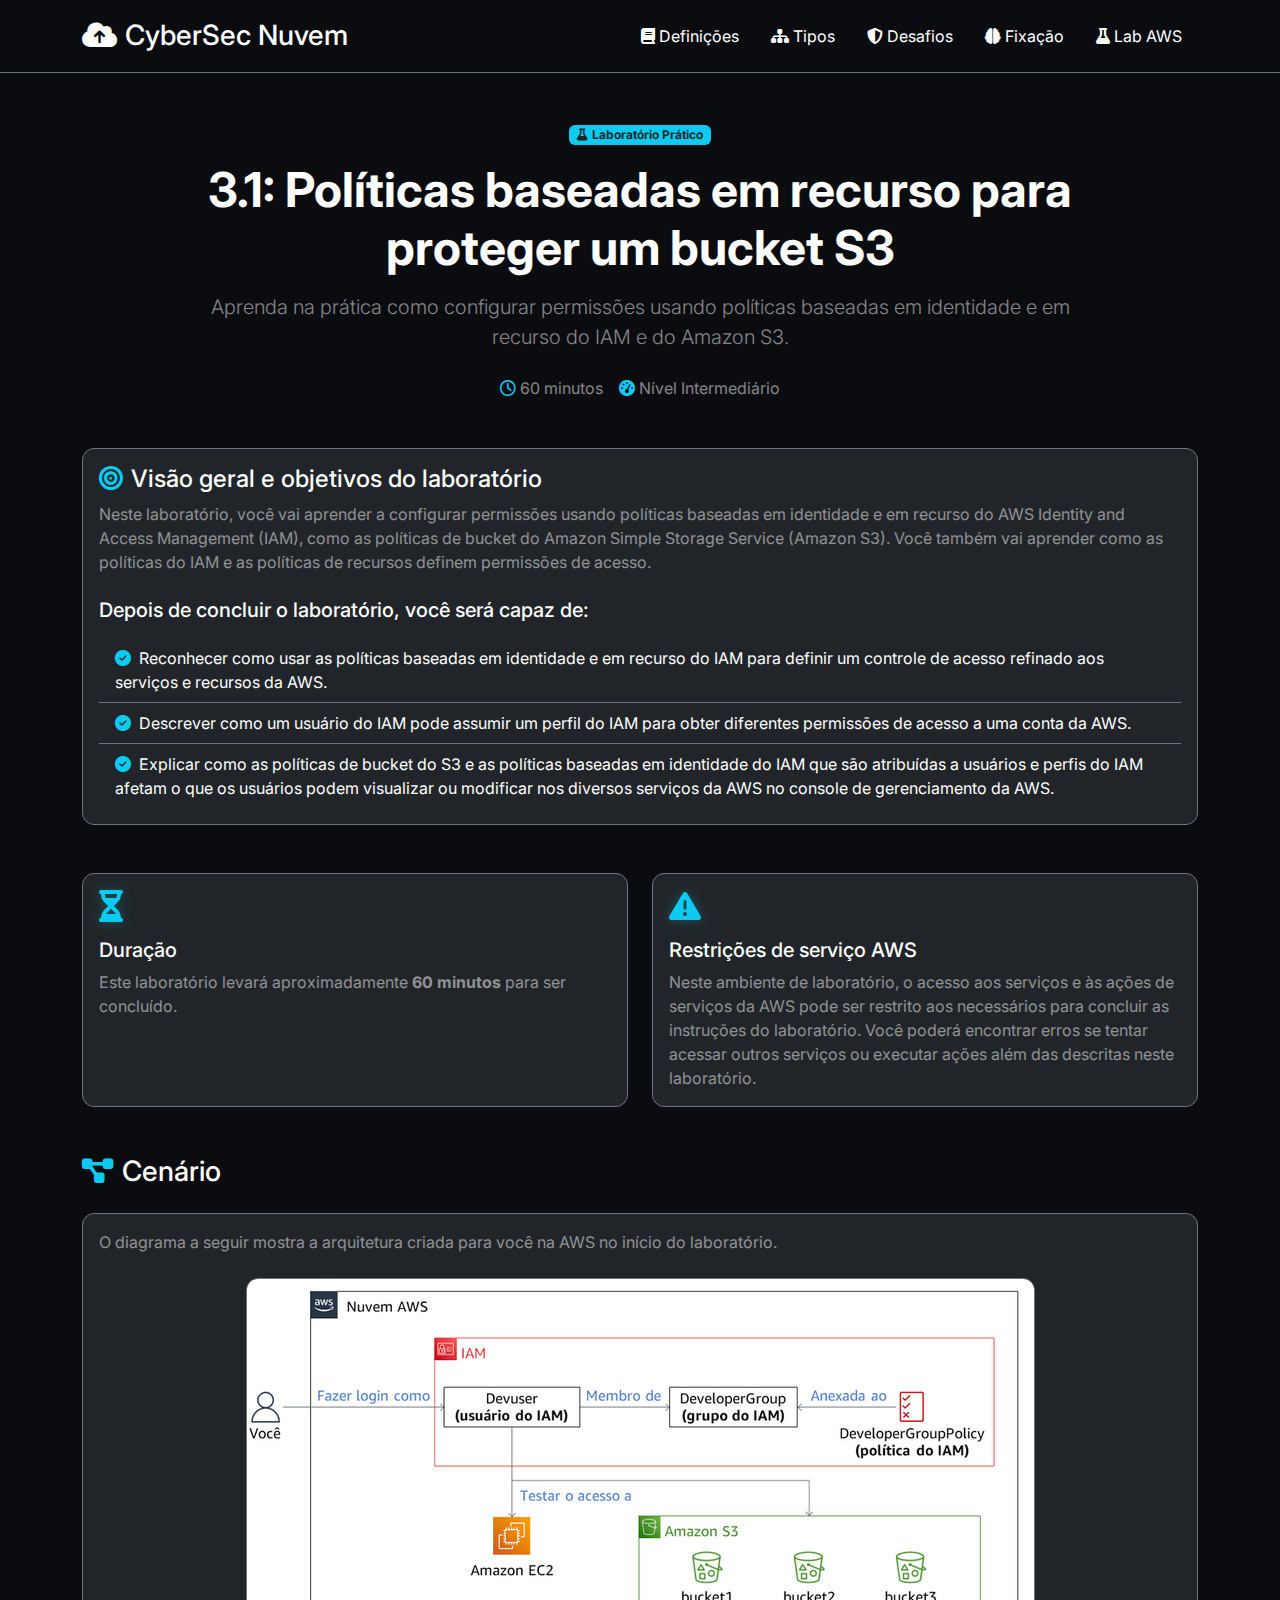
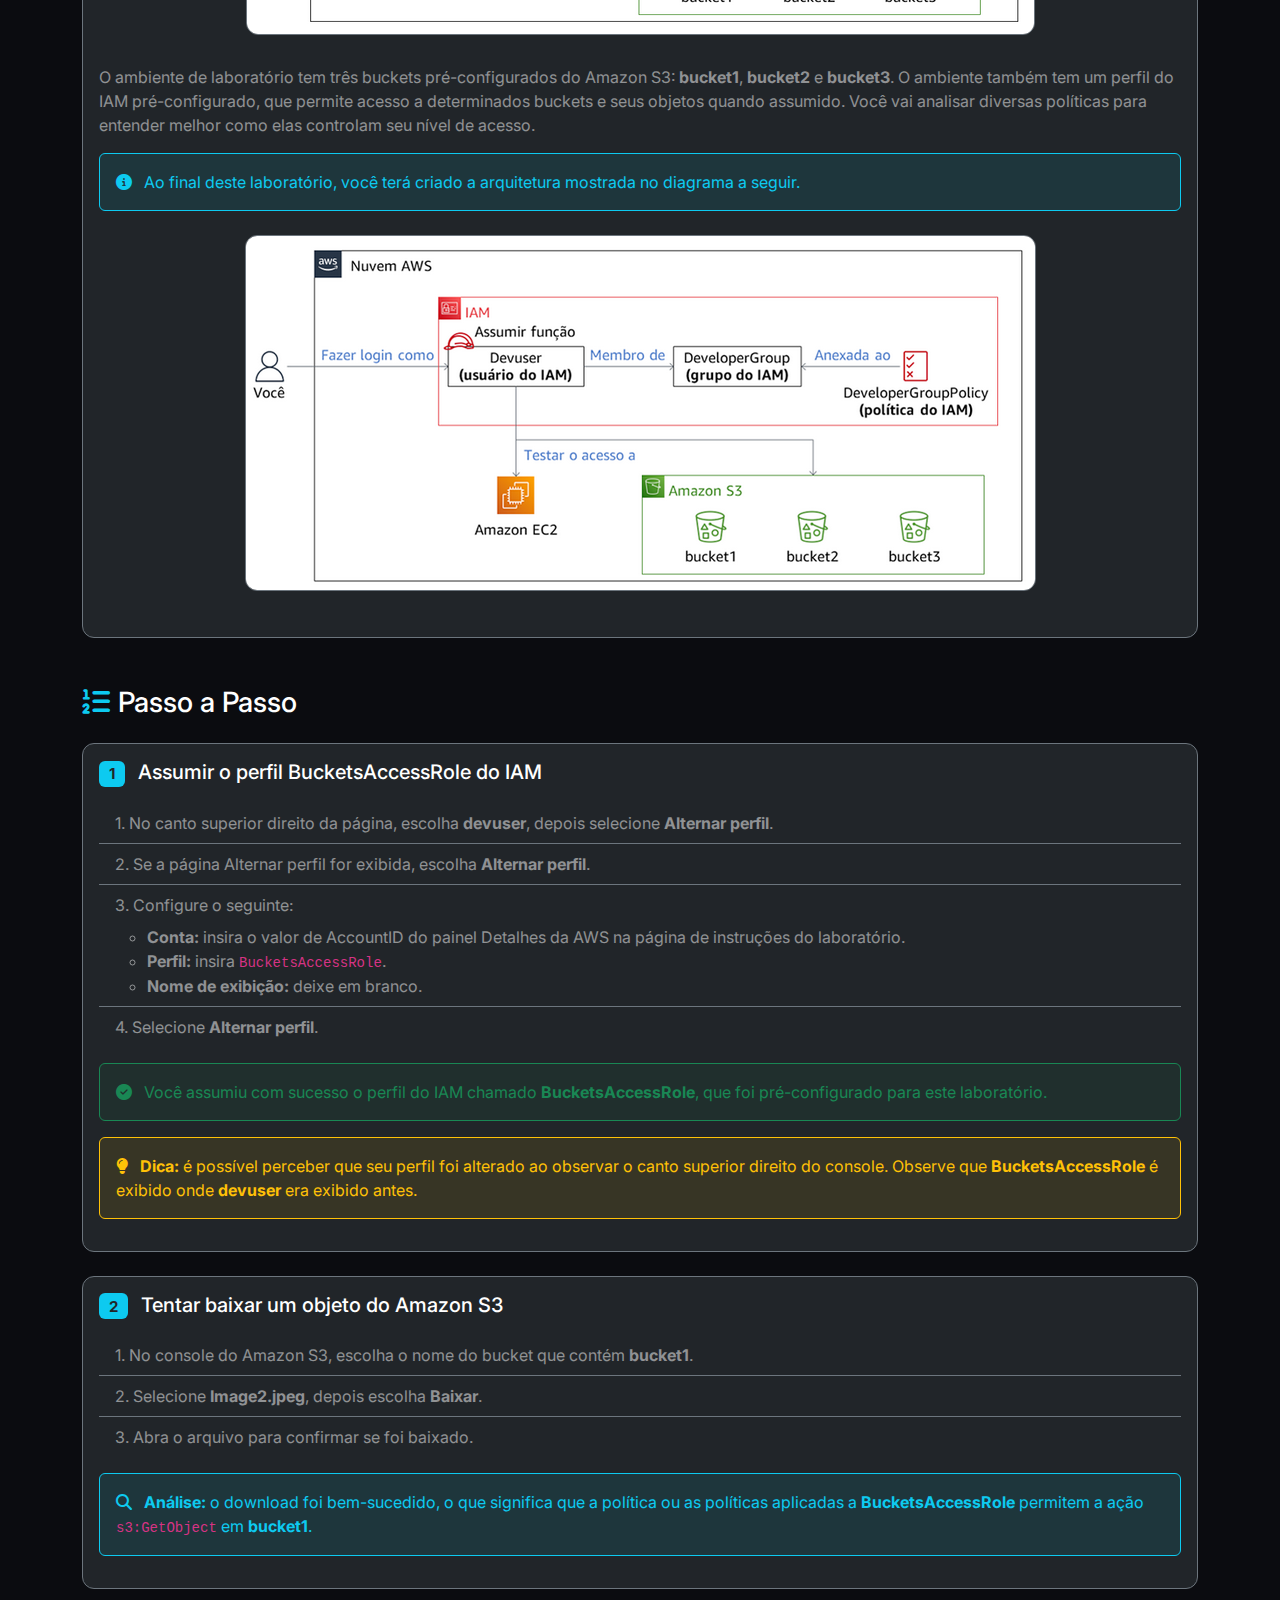
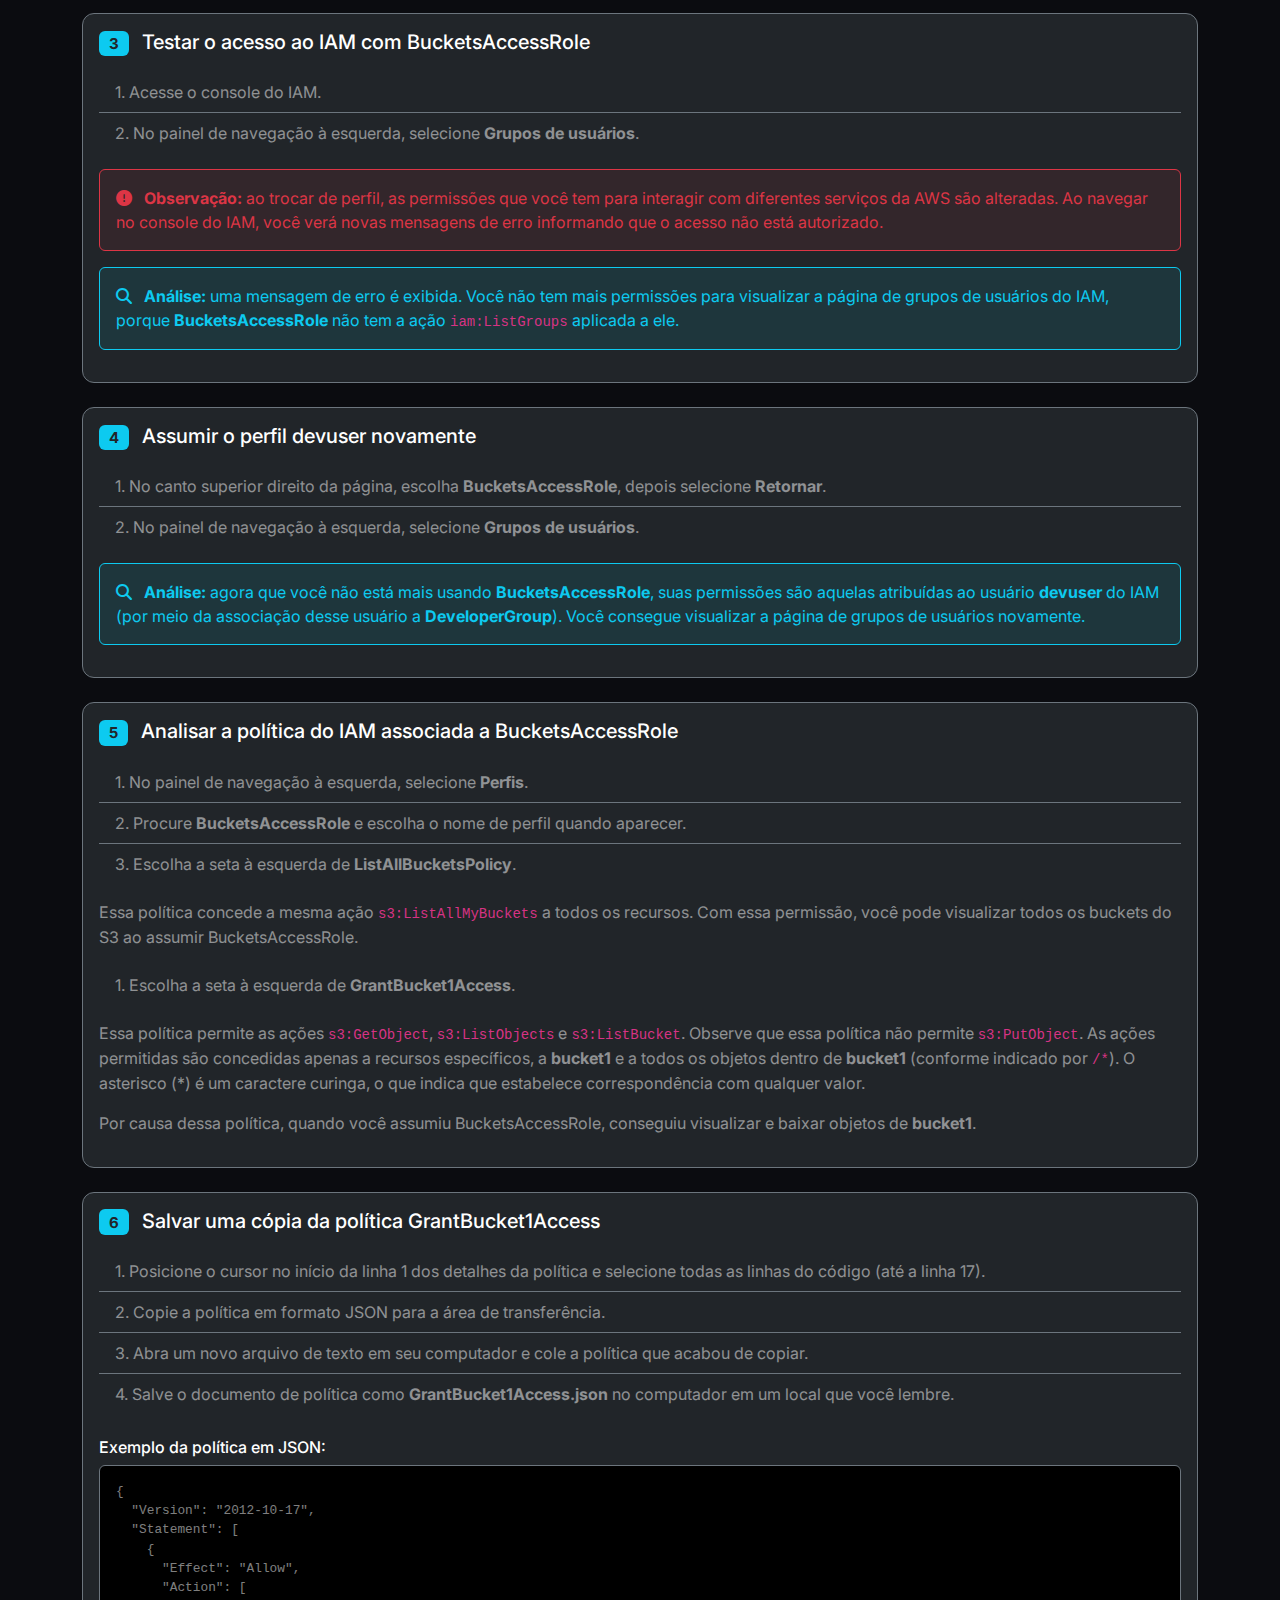
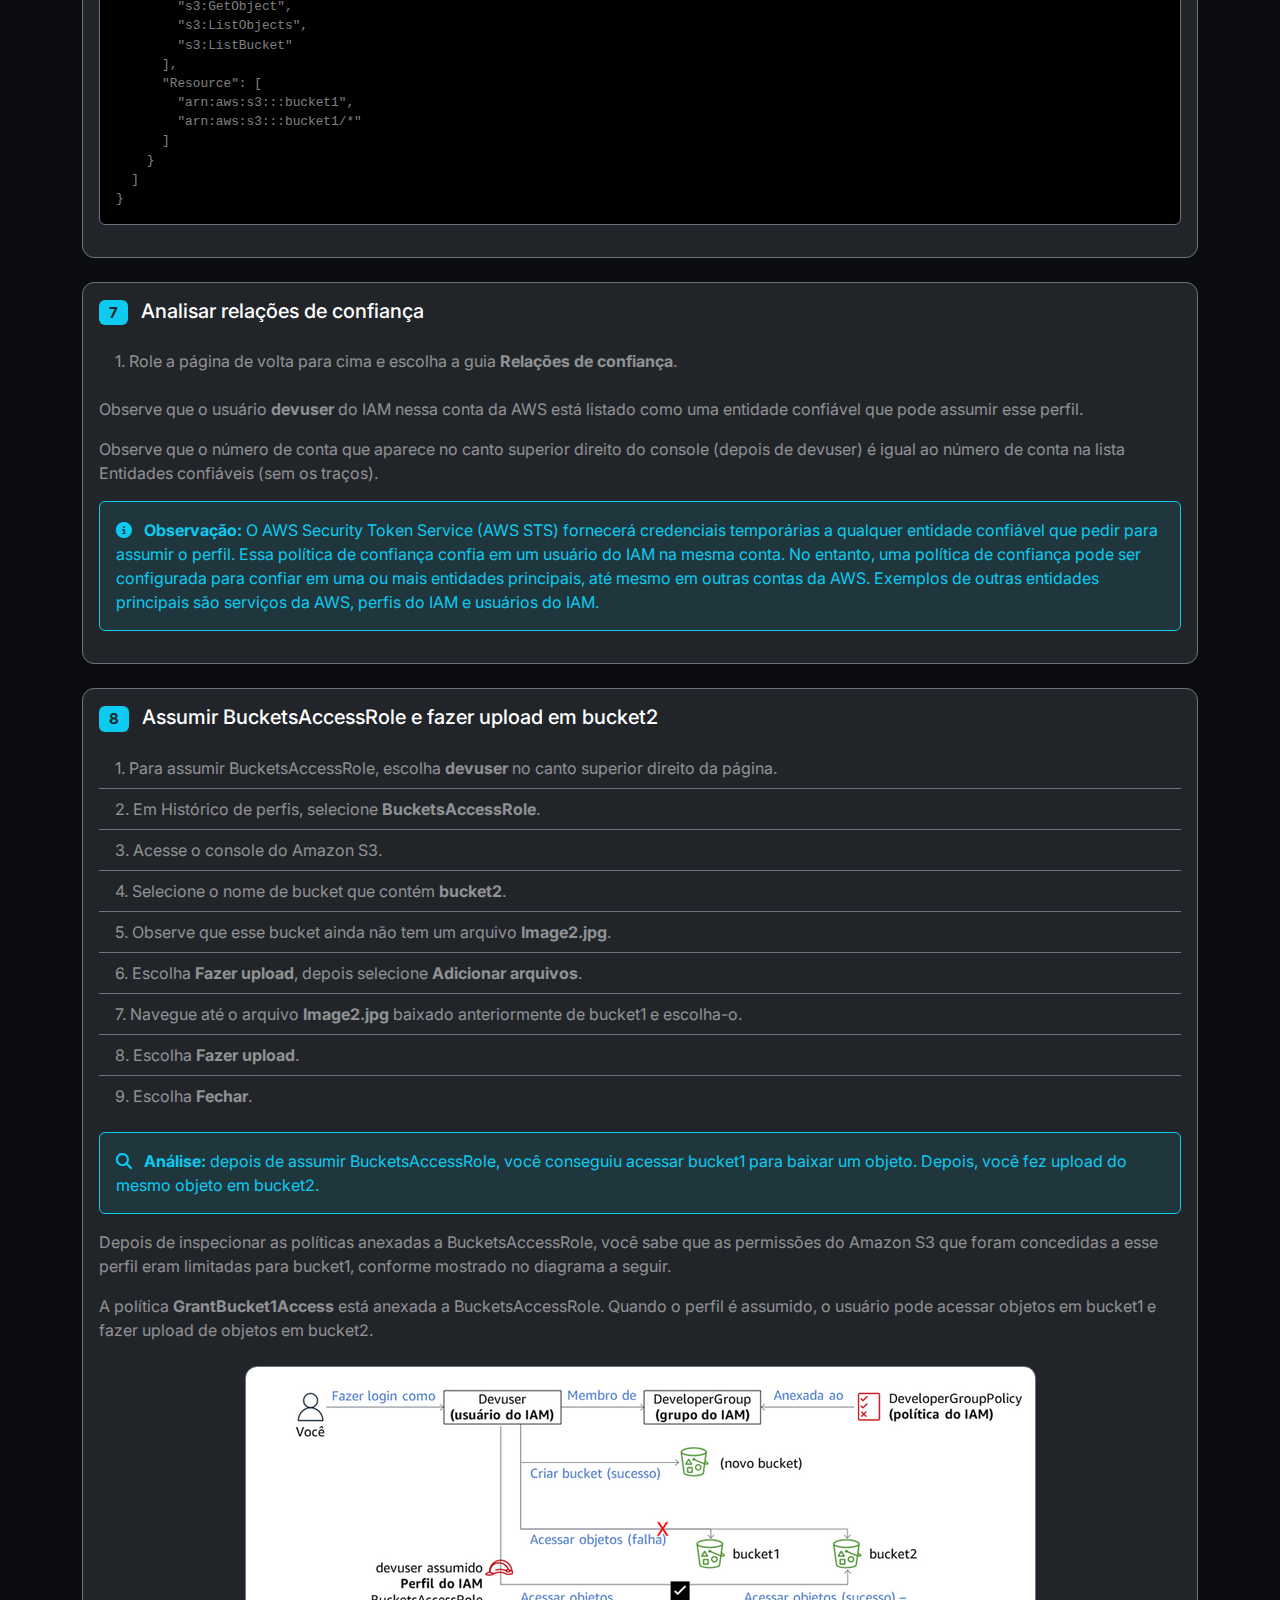
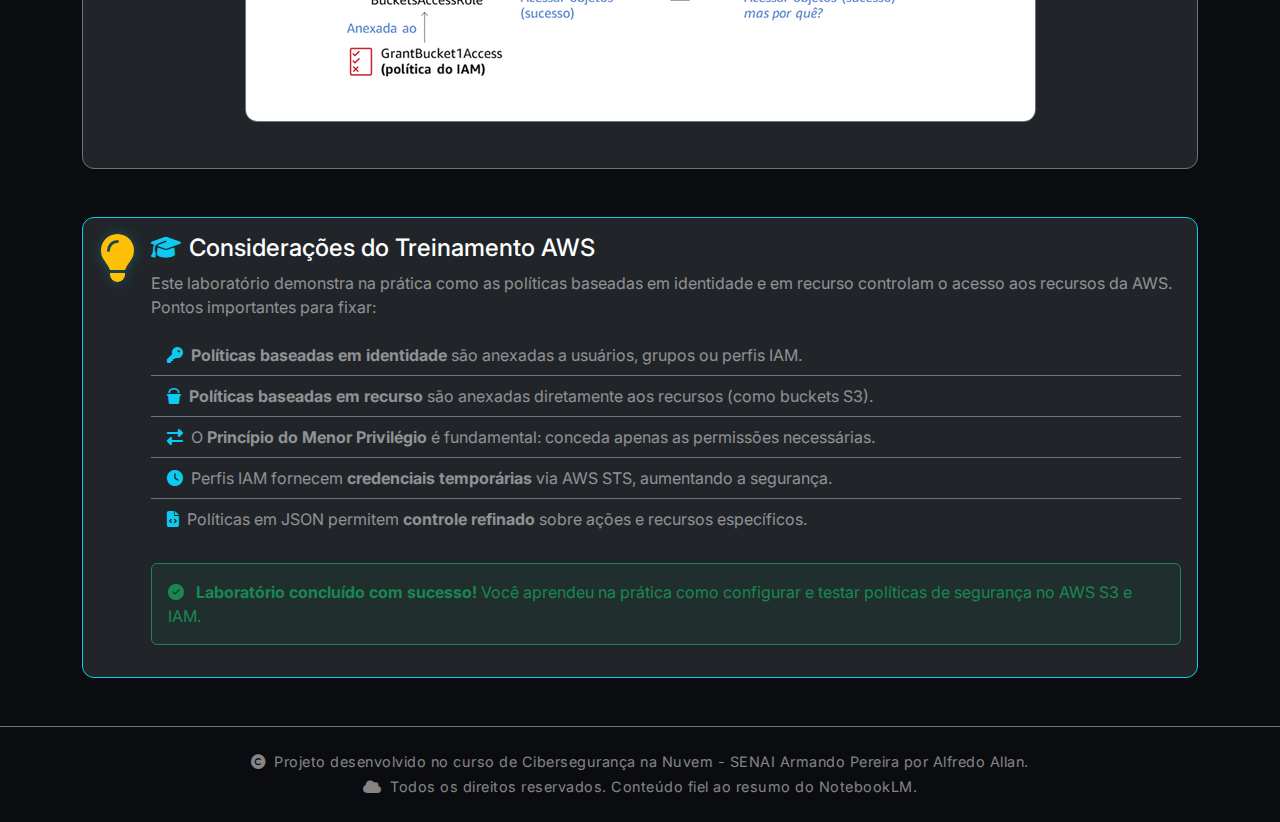
<file: pages/lab-aws.html>
<!doctype html>
<html lang="pt-br">
  <head>
    <meta charset="UTF-8" />
    <meta name="viewport" content="width=device-width, initial-scale=1.0" />
    <title>Lab AWS S3</title>
    <link
      rel="icon"
      href="data:image/svg+xml,%3Csvg xmlns='http://www.w3.org/2000/svg' viewBox='0 0 100 100'%3E%3Ctext y='.9em' font-size='90' fill='%2317a2b8'%3E☁️%3C/text%3E%3C/svg%3E"
      type="image/svg+xml"
    />

    <!-- Google Fonts -->
    <link
      href="https://fonts.googleapis.com/css2?family=Inter:wght@400;600;700&display=swap"
      rel="stylesheet"
    />

    <!-- Bootstrap CDN -->
    <link
      href="https://cdn.jsdelivr.net/npm/bootstrap@5.3.2/dist/css/bootstrap.min.css"
      rel="stylesheet"
    />

    <!-- Animate.css -->
    <link
      rel="stylesheet"
      href="https://cdnjs.cloudflare.com/ajax/libs/animate.css/4.1.1/animate.min.css"
    />

    <!-- Font Awesome Icons -->
    <link
      rel="stylesheet"
      href="https://cdnjs.cloudflare.com/ajax/libs/font-awesome/6.4.2/css/all.min.css"
    />

    <!-- CSS Personalizado -->
    <link rel="stylesheet" href="../css/style.css" />
  </head>
  <body>
    <!-- Header com Navegação (mesmo da página principal) -->
    <header class="container-fluid py-3 border-bottom border-secondary">
      <div
        class="container d-flex flex-wrap justify-content-between align-items-center"
      >
        <h1 class="h3 mb-0 text-white">
          <a href="../index.html" class="text-white text-decoration-none">
            <i class="fas fa-cloud-upload-alt me-2"></i>CyberSec Nuvem
          </a>
        </h1>
        <nav class="nav">
          <a class="nav-link text-white" href="../index.html#definicoes"
            ><i class="fas fa-book me-1"></i>Definições</a
          >
          <a class="nav-link text-white" href="../index.html#tipos"
            ><i class="fas fa-sitemap me-1"></i>Tipos</a
          >
          <a class="nav-link text-white" href="../index.html#desafios"
            ><i class="fas fa-shield-alt me-1"></i>Desafios</a
          >
          <a class="nav-link text-white" href="../index.html#fixacao"
            ><i class="fas fa-brain me-1"></i>Fixação</a
          >
          <a class="nav-link text-white active" href="lab-aws.html"
            ><i class="fas fa-flask me-1"></i>Lab AWS</a
          >
        </nav>
      </div>
    </header>

    <!-- Cabeçalho do Laboratório -->
    <section
      class="container my-5 text-center animate__animated animate__fadeIn"
    >
      <div class="row justify-content-center">
        <div class="col-lg-10">
          <span class="badge bg-info text-dark mb-3"
            ><i class="fas fa-flask me-1"></i>Laboratório Prático</span
          >
          <h2 class="display-5 fw-bold mb-3 text-white">
            3.1: Políticas baseadas em recurso para proteger um bucket S3
          </h2>
          <p class="lead text-white-50">
            Aprenda na prática como configurar permissões usando políticas
            baseadas em identidade e em recurso do IAM e do Amazon S3.
          </p>
          <div class="d-flex justify-content-center gap-3 mt-4">
            <span class="text-white-50"
              ><i class="far fa-clock text-info me-1"></i>60 minutos</span
            >
            <span class="text-white-50"
              ><i class="fas fa-tachometer-alt text-info me-1"></i>Nível
              Intermediário</span
            >
          </div>
        </div>
      </div>
    </section>

    <!-- Visão Geral e Objetivos -->
    <section class="container my-5">
      <div class="row">
        <div class="col-12">
          <div
            class="card bg-dark text-white border-secondary animate__animated animate__fadeInUp"
          >
            <div class="card-body">
              <h4 class="card-title text-white">
                <i class="fas fa-bullseye text-info me-2"></i>Visão geral e
                objetivos do laboratório
              </h4>
              <p class="text-white-50">
                Neste laboratório, você vai aprender a configurar permissões
                usando políticas baseadas em identidade e em recurso do AWS
                Identity and Access Management (IAM), como as políticas de
                bucket do Amazon Simple Storage Service (Amazon S3). Você também
                vai aprender como as políticas do IAM e as políticas de recursos
                definem permissões de acesso.
              </p>

              <h5 class="text-white mt-4">
                Depois de concluir o laboratório, você será capaz de:
              </h5>
              <ul class="list-group list-group-flush bg-transparent mt-3">
                <li class="list-group-item bg-dark text-white border-secondary">
                  <i class="fas fa-check-circle text-info me-2"></i>Reconhecer
                  como usar as políticas baseadas em identidade e em recurso do
                  IAM para definir um controle de acesso refinado aos serviços e
                  recursos da AWS.
                </li>
                <li class="list-group-item bg-dark text-white border-secondary">
                  <i class="fas fa-check-circle text-info me-2"></i>Descrever
                  como um usuário do IAM pode assumir um perfil do IAM para
                  obter diferentes permissões de acesso a uma conta da AWS.
                </li>
                <li class="list-group-item bg-dark text-white border-secondary">
                  <i class="fas fa-check-circle text-info me-2"></i>Explicar
                  como as políticas de bucket do S3 e as políticas baseadas em
                  identidade do IAM que são atribuídas a usuários e perfis do
                  IAM afetam o que os usuários podem visualizar ou modificar nos
                  diversos serviços da AWS no console de gerenciamento da AWS.
                </li>
              </ul>
            </div>
          </div>
        </div>
      </div>
    </section>

    <!-- Duração e Restrições -->
    <section class="container my-5">
      <div class="row g-4">
        <div class="col-md-6">
          <div
            class="card bg-dark text-white border-secondary h-100 animate__animated animate__fadeInLeft"
          >
            <div class="card-body">
              <i class="fas fa-hourglass-half fa-2x text-info mb-3"></i>
              <h5 class="card-title">Duração</h5>
              <p class="card-text text-white-50">
                Este laboratório levará aproximadamente
                <strong>60 minutos</strong> para ser concluído.
              </p>
            </div>
          </div>
        </div>
        <div class="col-md-6">
          <div
            class="card bg-dark text-white border-secondary h-100 animate__animated animate__fadeInRight"
          >
            <div class="card-body">
              <i class="fas fa-exclamation-triangle fa-2x text-info mb-3"></i>
              <h5 class="card-title">Restrições de serviço AWS</h5>
              <p class="card-text text-white-50">
                Neste ambiente de laboratório, o acesso aos serviços e às ações
                de serviços da AWS pode ser restrito aos necessários para
                concluir as instruções do laboratório. Você poderá encontrar
                erros se tentar acessar outros serviços ou executar ações além
                das descritas neste laboratório.
              </p>
            </div>
          </div>
        </div>
      </div>
    </section>

    <!-- Cenário - Arquitetura Inicial -->
    <section class="container my-5">
      <h3 class="text-white mb-4">
        <i class="fas fa-project-diagram text-info me-2"></i>Cenário
      </h3>
      <div
        class="card bg-dark text-white border-secondary animate__animated animate__fadeInUp"
      >
        <div class="card-body">
          <p class="text-white-50">
            O diagrama a seguir mostra a arquitetura criada para você na AWS no
            início do laboratório.
          </p>

          <!-- Espaço para imagem - Arquitetura Inicial -->
          <div class="text-center my-4">
            <div class="lab-image-container">
              <img
                src="../images/diagrama-inicial-lab.png"
                alt="Diagrama inicial do laboratório AWS"
                style="border-radius: 5px"
              />
            </div>
          </div>

          <p class="text-white-50 mt-4">
            O ambiente de laboratório tem três buckets pré-configurados do
            Amazon S3: <strong>bucket1</strong>, <strong>bucket2</strong> e
            <strong>bucket3</strong>. O ambiente também tem um perfil do IAM
            pré-configurado, que permite acesso a determinados buckets e seus
            objetos quando assumido. Você vai analisar diversas políticas para
            entender melhor como elas controlam seu nível de acesso.
          </p>

          <div
            class="alert alert-info bg-info bg-opacity-10 text-info border-info"
          >
            <i class="fas fa-info-circle me-2"></i>
            Ao final deste laboratório, você terá criado a arquitetura mostrada
            no diagrama a seguir.
          </div>

          <!-- Espaço para imagem - Arquitetura Final -->
          <div class="text-center my-4">
            <div class="lab-image-container">
              <img
                src="../images/diagrama-final-lab.png"
                alt="Diagrama final do laboratório AWS"
                style="border-radius: 5px"
              />
            </div>
          </div>
        </div>
      </div>
    </section>

    <!-- Passo a Passo do Laboratório -->
    <section class="container my-5">
      <h3 class="text-white mb-4">
        <i class="fas fa-list-ol text-info me-2"></i>Passo a Passo
      </h3>

      <!-- Passo 1: Assumir perfil IAM -->
      <div
        class="card bg-dark text-white border-secondary mb-4 animate__animated animate__fadeInLeft"
      >
        <div class="card-body">
          <h5 class="card-title text-white">
            <span class="badge bg-info text-dark me-2">1</span>
            Assumir o perfil BucketsAccessRole do IAM
          </h5>
          <ol
            class="list-group list-group-numbered list-group-flush bg-transparent mt-3"
          >
            <li class="list-group-item bg-dark text-white-50 border-secondary">
              No canto superior direito da página, escolha
              <strong>devuser</strong>, depois selecione
              <strong>Alternar perfil</strong>.
            </li>
            <li class="list-group-item bg-dark text-white-50 border-secondary">
              Se a página Alternar perfil for exibida, escolha
              <strong>Alternar perfil</strong>.
            </li>
            <li class="list-group-item bg-dark text-white-50 border-secondary">
              Configure o seguinte:
              <ul class="mt-2">
                <li>
                  <strong>Conta:</strong> insira o valor de AccountID do painel
                  Detalhes da AWS na página de instruções do laboratório.
                </li>
                <li>
                  <strong>Perfil:</strong> insira
                  <code>BucketsAccessRole</code>.
                </li>
                <li><strong>Nome de exibição:</strong> deixe em branco.</li>
              </ul>
            </li>
            <li class="list-group-item bg-dark text-white-50 border-secondary">
              Selecione <strong>Alternar perfil</strong>.
            </li>
          </ol>
          <div
            class="alert alert-success bg-success bg-opacity-10 text-success border-success mt-3"
          >
            <i class="fas fa-check-circle me-2"></i>
            Você assumiu com sucesso o perfil do IAM chamado
            <strong>BucketsAccessRole</strong>, que foi pré-configurado para
            este laboratório.
          </div>
          <div
            class="alert alert-warning bg-warning bg-opacity-10 text-warning border-warning"
          >
            <i class="fas fa-lightbulb me-2"></i>
            <strong>Dica:</strong> é possível perceber que seu perfil foi
            alterado ao observar o canto superior direito do console. Observe
            que <strong>BucketsAccessRole</strong> é exibido onde
            <strong>devuser</strong> era exibido antes.
          </div>
        </div>
      </div>

      <!-- Passo 2: Baixar objeto do S3 -->
      <div
        class="card bg-dark text-white border-secondary mb-4 animate__animated animate__fadeInRight"
      >
        <div class="card-body">
          <h5 class="card-title text-white">
            <span class="badge bg-info text-dark me-2">2</span>
            Tentar baixar um objeto do Amazon S3
          </h5>
          <ol
            class="list-group list-group-numbered list-group-flush bg-transparent mt-3"
          >
            <li class="list-group-item bg-dark text-white-50 border-secondary">
              No console do Amazon S3, escolha o nome do bucket que contém
              <strong>bucket1</strong>.
            </li>
            <li class="list-group-item bg-dark text-white-50 border-secondary">
              Selecione <strong>Image2.jpeg</strong>, depois escolha
              <strong>Baixar</strong>.
            </li>
            <li class="list-group-item bg-dark text-white-50 border-secondary">
              Abra o arquivo para confirmar se foi baixado.
            </li>
          </ol>
          <div
            class="alert alert-info bg-info bg-opacity-10 text-info border-info mt-3"
          >
            <i class="fas fa-search me-2"></i>
            <strong>Análise:</strong> o download foi bem-sucedido, o que
            significa que a política ou as políticas aplicadas a
            <strong>BucketsAccessRole</strong> permitem a ação
            <code>s3:GetObject</code> em <strong>bucket1</strong>.
          </div>
        </div>
      </div>

      <!-- Passo 3: Testar acesso ao IAM -->
      <div
        class="card bg-dark text-white border-secondary mb-4 animate__animated animate__fadeInLeft"
      >
        <div class="card-body">
          <h5 class="card-title text-white">
            <span class="badge bg-info text-dark me-2">3</span>
            Testar o acesso ao IAM com BucketsAccessRole
          </h5>
          <ol
            class="list-group list-group-numbered list-group-flush bg-transparent mt-3"
          >
            <li class="list-group-item bg-dark text-white-50 border-secondary">
              Acesse o console do IAM.
            </li>
            <li class="list-group-item bg-dark text-white-50 border-secondary">
              No painel de navegação à esquerda, selecione
              <strong>Grupos de usuários</strong>.
            </li>
          </ol>
          <div
            class="alert alert-danger bg-danger bg-opacity-10 text-danger border-danger mt-3"
          >
            <i class="fas fa-exclamation-circle me-2"></i>
            <strong>Observação:</strong> ao trocar de perfil, as permissões que
            você tem para interagir com diferentes serviços da AWS são
            alteradas. Ao navegar no console do IAM, você verá novas mensagens
            de erro informando que o acesso não está autorizado.
          </div>
          <div
            class="alert alert-info bg-info bg-opacity-10 text-info border-info"
          >
            <i class="fas fa-search me-2"></i>
            <strong>Análise:</strong> uma mensagem de erro é exibida. Você não
            tem mais permissões para visualizar a página de grupos de usuários
            do IAM, porque <strong>BucketsAccessRole</strong> não tem a ação
            <code>iam:ListGroups</code> aplicada a ele.
          </div>
        </div>
      </div>

      <!-- Passo 4: Retornar ao devuser -->
      <div
        class="card bg-dark text-white border-secondary mb-4 animate__animated animate__fadeInRight"
      >
        <div class="card-body">
          <h5 class="card-title text-white">
            <span class="badge bg-info text-dark me-2">4</span>
            Assumir o perfil devuser novamente
          </h5>
          <ol
            class="list-group list-group-numbered list-group-flush bg-transparent mt-3"
          >
            <li class="list-group-item bg-dark text-white-50 border-secondary">
              No canto superior direito da página, escolha
              <strong>BucketsAccessRole</strong>, depois selecione
              <strong>Retornar</strong>.
            </li>
            <li class="list-group-item bg-dark text-white-50 border-secondary">
              No painel de navegação à esquerda, selecione
              <strong>Grupos de usuários</strong>.
            </li>
          </ol>
          <div
            class="alert alert-info bg-info bg-opacity-10 text-info border-info mt-3"
          >
            <i class="fas fa-search me-2"></i>
            <strong>Análise:</strong> agora que você não está mais usando
            <strong>BucketsAccessRole</strong>, suas permissões são aquelas
            atribuídas ao usuário <strong>devuser</strong> do IAM (por meio da
            associação desse usuário a <strong>DeveloperGroup</strong>). Você
            consegue visualizar a página de grupos de usuários novamente.
          </div>
        </div>
      </div>

      <!-- Passo 5: Analisar política do IAM -->
      <div
        class="card bg-dark text-white border-secondary mb-4 animate__animated animate__fadeInLeft"
      >
        <div class="card-body">
          <h5 class="card-title text-white">
            <span class="badge bg-info text-dark me-2">5</span>
            Analisar a política do IAM associada a BucketsAccessRole
          </h5>
          <ol
            class="list-group list-group-numbered list-group-flush bg-transparent mt-3"
          >
            <li class="list-group-item bg-dark text-white-50 border-secondary">
              No painel de navegação à esquerda, selecione
              <strong>Perfis</strong>.
            </li>
            <li class="list-group-item bg-dark text-white-50 border-secondary">
              Procure <strong>BucketsAccessRole</strong> e escolha o nome de
              perfil quando aparecer.
            </li>
            <li class="list-group-item bg-dark text-white-50 border-secondary">
              Escolha a seta à esquerda de
              <strong>ListAllBucketsPolicy</strong>.
            </li>
          </ol>
          <p class="text-white-50 mt-3">
            Essa política concede a mesma ação
            <code>s3:ListAllMyBuckets</code> a todos os recursos. Com essa
            permissão, você pode visualizar todos os buckets do S3 ao assumir
            BucketsAccessRole.
          </p>

          <ol
            class="list-group list-group-numbered list-group-flush bg-transparent mt-3"
            start="4"
          >
            <li class="list-group-item bg-dark text-white-50 border-secondary">
              Escolha a seta à esquerda de <strong>GrantBucket1Access</strong>.
            </li>
          </ol>

          <p class="text-white-50 mt-3">
            Essa política permite as ações <code>s3:GetObject</code>,
            <code>s3:ListObjects</code> e <code>s3:ListBucket</code>. Observe
            que essa política não permite <code>s3:PutObject</code>. As ações
            permitidas são concedidas apenas a recursos específicos, a
            <strong>bucket1</strong> e a todos os objetos dentro de
            <strong>bucket1</strong> (conforme indicado por <code>/*</code>). O
            asterisco (*) é um caractere curinga, o que indica que estabelece
            correspondência com qualquer valor.
          </p>

          <p class="text-white-50">
            Por causa dessa política, quando você assumiu BucketsAccessRole,
            conseguiu visualizar e baixar objetos de <strong>bucket1</strong>.
          </p>
        </div>
      </div>

      <!-- Passo 6: Salvar política -->
      <div
        class="card bg-dark text-white border-secondary mb-4 animate__animated animate__fadeInRight"
      >
        <div class="card-body">
          <h5 class="card-title text-white">
            <span class="badge bg-info text-dark me-2">6</span>
            Salvar uma cópia da política GrantBucket1Access
          </h5>
          <ol
            class="list-group list-group-numbered list-group-flush bg-transparent mt-3"
          >
            <li class="list-group-item bg-dark text-white-50 border-secondary">
              Posicione o cursor no início da linha 1 dos detalhes da política e
              selecione todas as linhas do código (até a linha 17).
            </li>
            <li class="list-group-item bg-dark text-white-50 border-secondary">
              Copie a política em formato JSON para a área de transferência.
            </li>
            <li class="list-group-item bg-dark text-white-50 border-secondary">
              Abra um novo arquivo de texto em seu computador e cole a política
              que acabou de copiar.
            </li>
            <li class="list-group-item bg-dark text-white-50 border-secondary">
              Salve o documento de política como
              <strong>GrantBucket1Access.json</strong> no computador em um local
              que você lembre.
            </li>
          </ol>

          <div class="mt-4">
            <h6 class="text-white">Exemplo da política em JSON:</h6>
            <pre
              class="bg-black text-white-50 p-3 rounded border border-secondary"
              style="font-size: 0.8rem"
            ><code>{
  "Version": "2012-10-17",
  "Statement": [
    {
      "Effect": "Allow",
      "Action": [
        "s3:GetObject",
        "s3:ListObjects",
        "s3:ListBucket"
      ],
      "Resource": [
        "arn:aws:s3:::bucket1",
        "arn:aws:s3:::bucket1/*"
      ]
    }
  ]
}</code></pre>
          </div>
        </div>
      </div>

      <!-- Passo 7: Relações de confiança -->
      <div
        class="card bg-dark text-white border-secondary mb-4 animate__animated animate__fadeInLeft"
      >
        <div class="card-body">
          <h5 class="card-title text-white">
            <span class="badge bg-info text-dark me-2">7</span>
            Analisar relações de confiança
          </h5>
          <ol
            class="list-group list-group-numbered list-group-flush bg-transparent mt-3"
          >
            <li class="list-group-item bg-dark text-white-50 border-secondary">
              Role a página de volta para cima e escolha a guia
              <strong>Relações de confiança</strong>.
            </li>
          </ol>
          <p class="text-white-50 mt-3">
            Observe que o usuário <strong>devuser</strong> do IAM nessa conta da
            AWS está listado como uma entidade confiável que pode assumir esse
            perfil.
          </p>
          <p class="text-white-50">
            Observe que o número de conta que aparece no canto superior direito
            do console (depois de devuser) é igual ao número de conta na lista
            Entidades confiáveis (sem os traços).
          </p>

          <div
            class="alert alert-info bg-info bg-opacity-10 text-info border-info mt-3"
          >
            <i class="fas fa-info-circle me-2"></i>
            <strong>Observação:</strong> O AWS Security Token Service (AWS STS)
            fornecerá credenciais temporárias a qualquer entidade confiável que
            pedir para assumir o perfil. Essa política de confiança confia em um
            usuário do IAM na mesma conta. No entanto, uma política de confiança
            pode ser configurada para confiar em uma ou mais entidades
            principais, até mesmo em outras contas da AWS. Exemplos de outras
            entidades principais são serviços da AWS, perfis do IAM e usuários
            do IAM.
          </div>
        </div>
      </div>

      <!-- Passo 8: Upload para bucket2 -->
      <div
        class="card bg-dark text-white border-secondary mb-4 animate__animated animate__fadeInRight"
      >
        <div class="card-body">
          <h5 class="card-title text-white">
            <span class="badge bg-info text-dark me-2">8</span>
            Assumir BucketsAccessRole e fazer upload em bucket2
          </h5>
          <ol
            class="list-group list-group-numbered list-group-flush bg-transparent mt-3"
          >
            <li class="list-group-item bg-dark text-white-50 border-secondary">
              Para assumir BucketsAccessRole, escolha
              <strong>devuser</strong> no canto superior direito da página.
            </li>
            <li class="list-group-item bg-dark text-white-50 border-secondary">
              Em Histórico de perfis, selecione
              <strong>BucketsAccessRole</strong>.
            </li>
            <li class="list-group-item bg-dark text-white-50 border-secondary">
              Acesse o console do Amazon S3.
            </li>
            <li class="list-group-item bg-dark text-white-50 border-secondary">
              Selecione o nome de bucket que contém <strong>bucket2</strong>.
            </li>
            <li class="list-group-item bg-dark text-white-50 border-secondary">
              Observe que esse bucket ainda não tem um arquivo
              <strong>Image2.jpg</strong>.
            </li>
            <li class="list-group-item bg-dark text-white-50 border-secondary">
              Escolha <strong>Fazer upload</strong>, depois selecione
              <strong>Adicionar arquivos</strong>.
            </li>
            <li class="list-group-item bg-dark text-white-50 border-secondary">
              Navegue até o arquivo <strong>Image2.jpg</strong> baixado
              anteriormente de bucket1 e escolha-o.
            </li>
            <li class="list-group-item bg-dark text-white-50 border-secondary">
              Escolha <strong>Fazer upload</strong>.
            </li>
            <li class="list-group-item bg-dark text-white-50 border-secondary">
              Escolha <strong>Fechar</strong>.
            </li>
          </ol>

          <div
            class="alert alert-info bg-info bg-opacity-10 text-info border-info mt-3"
          >
            <i class="fas fa-search me-2"></i>
            <strong>Análise:</strong> depois de assumir BucketsAccessRole, você
            conseguiu acessar bucket1 para baixar um objeto. Depois, você fez
            upload do mesmo objeto em bucket2.
          </div>

          <p class="text-white-50 mt-3">
            Depois de inspecionar as políticas anexadas a BucketsAccessRole,
            você sabe que as permissões do Amazon S3 que foram concedidas a esse
            perfil eram limitadas para bucket1, conforme mostrado no diagrama a
            seguir.
          </p>
          <p class="text-white-50">
            A política <strong>GrantBucket1Access</strong> está anexada a
            BucketsAccessRole. Quando o perfil é assumido, o usuário pode
            acessar objetos em bucket1 e fazer upload de objetos em bucket2.
          </p>

          <!-- Espaço para imagem - Diagrama final (CORRIGIDO) -->
          <div class="text-center my-4">
            <div class="lab-image-container">
              <img
                src="../images/diagrama-permissoes-lab.png"
                alt="Diagrama de permissões do laboratório AWS"
                style="border-radius: 5px"
              />
            </div>
          </div>
        </div>
      </div>
    </section>

    <!-- Seção de Dicas e Considerações Finais -->
    <section class="container my-5">
      <div
        class="card bg-dark text-white border-info animate__animated animate__fadeInUp"
      >
        <div class="card-body">
          <div class="d-flex align-items-start">
            <div class="me-3">
              <i class="fas fa-lightbulb fa-3x text-warning"></i>
            </div>
            <div>
              <h4 class="text-white">
                <i class="fas fa-graduation-cap text-info me-2"></i
                >Considerações do Treinamento AWS
              </h4>
              <p class="text-white-50">
                Este laboratório demonstra na prática como as políticas baseadas
                em identidade e em recurso controlam o acesso aos recursos da
                AWS. Pontos importantes para fixar:
              </p>
              <ul class="list-group list-group-flush bg-transparent mt-3">
                <li
                  class="list-group-item bg-dark text-white-50 border-secondary"
                >
                  <i class="fas fa-key text-info me-2"></i
                  ><strong>Políticas baseadas em identidade</strong> são
                  anexadas a usuários, grupos ou perfis IAM.
                </li>
                <li
                  class="list-group-item bg-dark text-white-50 border-secondary"
                >
                  <i class="fas fa-bucket text-info me-2"></i
                  ><strong>Políticas baseadas em recurso</strong> são anexadas
                  diretamente aos recursos (como buckets S3).
                </li>
                <li
                  class="list-group-item bg-dark text-white-50 border-secondary"
                >
                  <i class="fas fa-exchange-alt text-info me-2"></i>O
                  <strong>Princípio do Menor Privilégio</strong> é fundamental:
                  conceda apenas as permissões necessárias.
                </li>
                <li
                  class="list-group-item bg-dark text-white-50 border-secondary"
                >
                  <i class="fas fa-clock text-info me-2"></i>Perfis IAM fornecem
                  <strong>credenciais temporárias</strong> via AWS STS,
                  aumentando a segurança.
                </li>
                <li
                  class="list-group-item bg-dark text-white-50 border-secondary"
                >
                  <i class="fas fa-file-code text-info me-2"></i>Políticas em
                  JSON permitem <strong>controle refinado</strong> sobre ações e
                  recursos específicos.
                </li>
              </ul>
              <div
                class="alert alert-success bg-success bg-opacity-10 text-success border-success mt-4"
              >
                <i class="fas fa-check-circle me-2"></i>
                <strong>Laboratório concluído com sucesso!</strong> Você
                aprendeu na prática como configurar e testar políticas de
                segurança no AWS S3 e IAM.
              </div>
            </div>
          </div>
        </div>
      </div>
    </section>

    <!-- Footer (mesmo da página principal) -->
    <footer class="container-fluid py-4 mt-5 border-top border-secondary">
      <div class="container text-center text-white-50">
        <p class="mb-1">
          <i class="fas fa-copyright me-1"></i> Projeto desenvolvido no curso de
          Cibersegurança na Nuvem - SENAI Armando Pereira por Alfredo Allan.
        </p>
        <p class="mb-0">
          <i class="fas fa-cloud me-1"></i> Todos os direitos reservados.
          Conteúdo fiel ao resumo do NotebookLM.
        </p>
      </div>
    </footer>

    <!-- Bootstrap JS -->
    <script src="https://cdn.jsdelivr.net/npm/bootstrap@5.3.2/dist/js/bootstrap.bundle.min.js"></script>

    <!-- JS Personalizado -->
    <script src="../js/script.js"></script>
  </body>
</html>
</file>
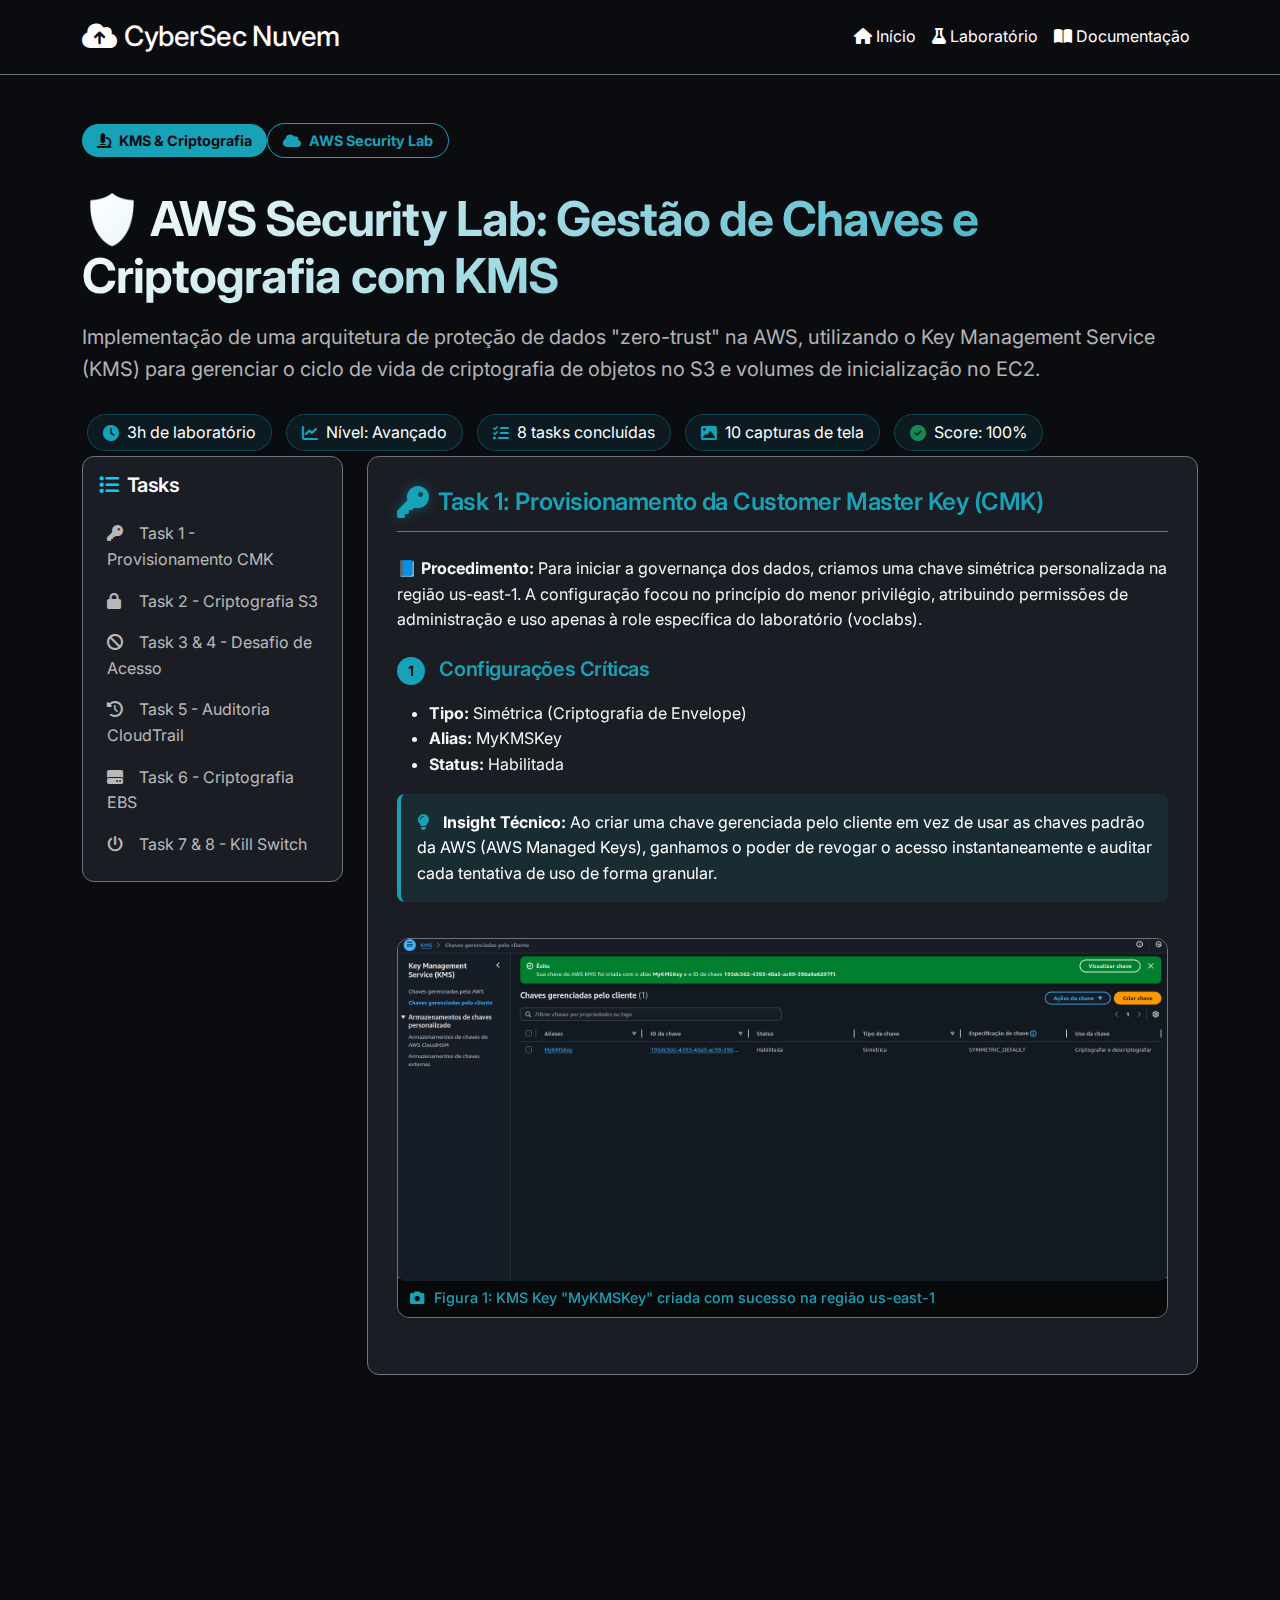
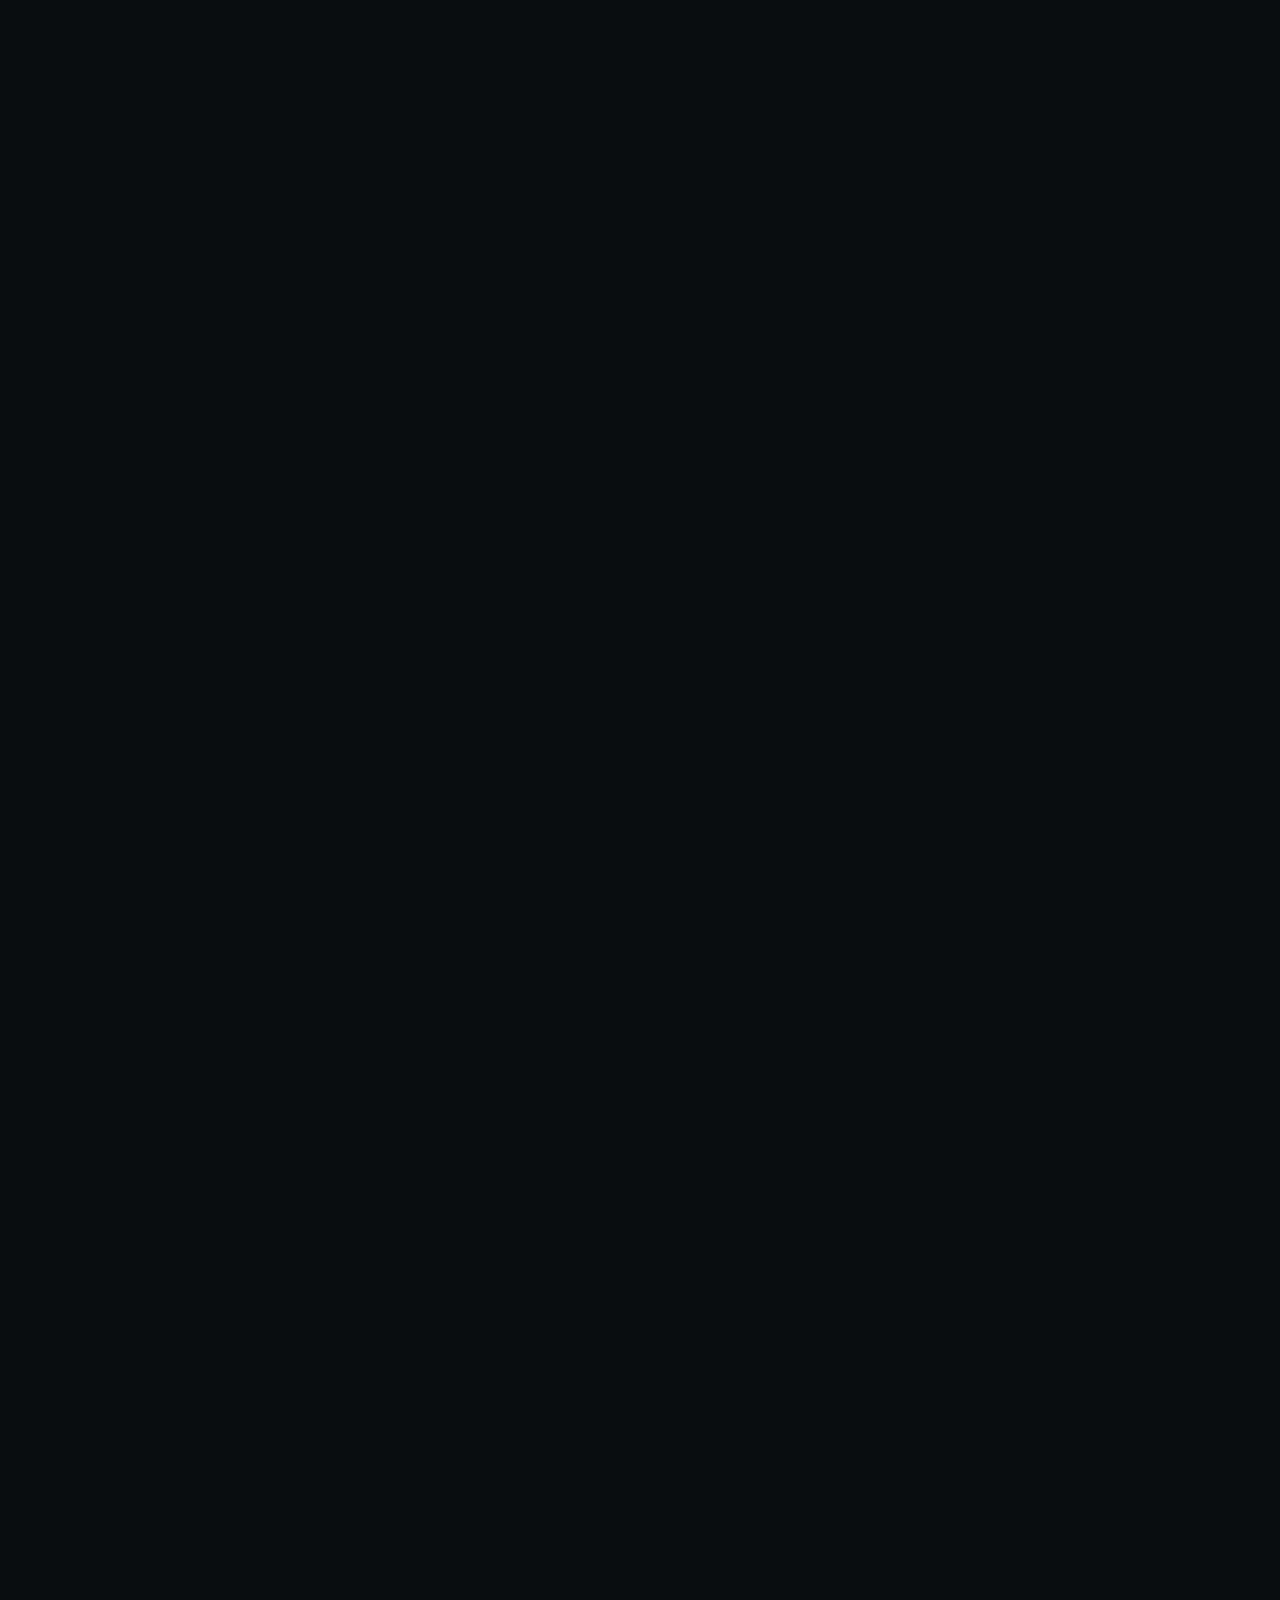
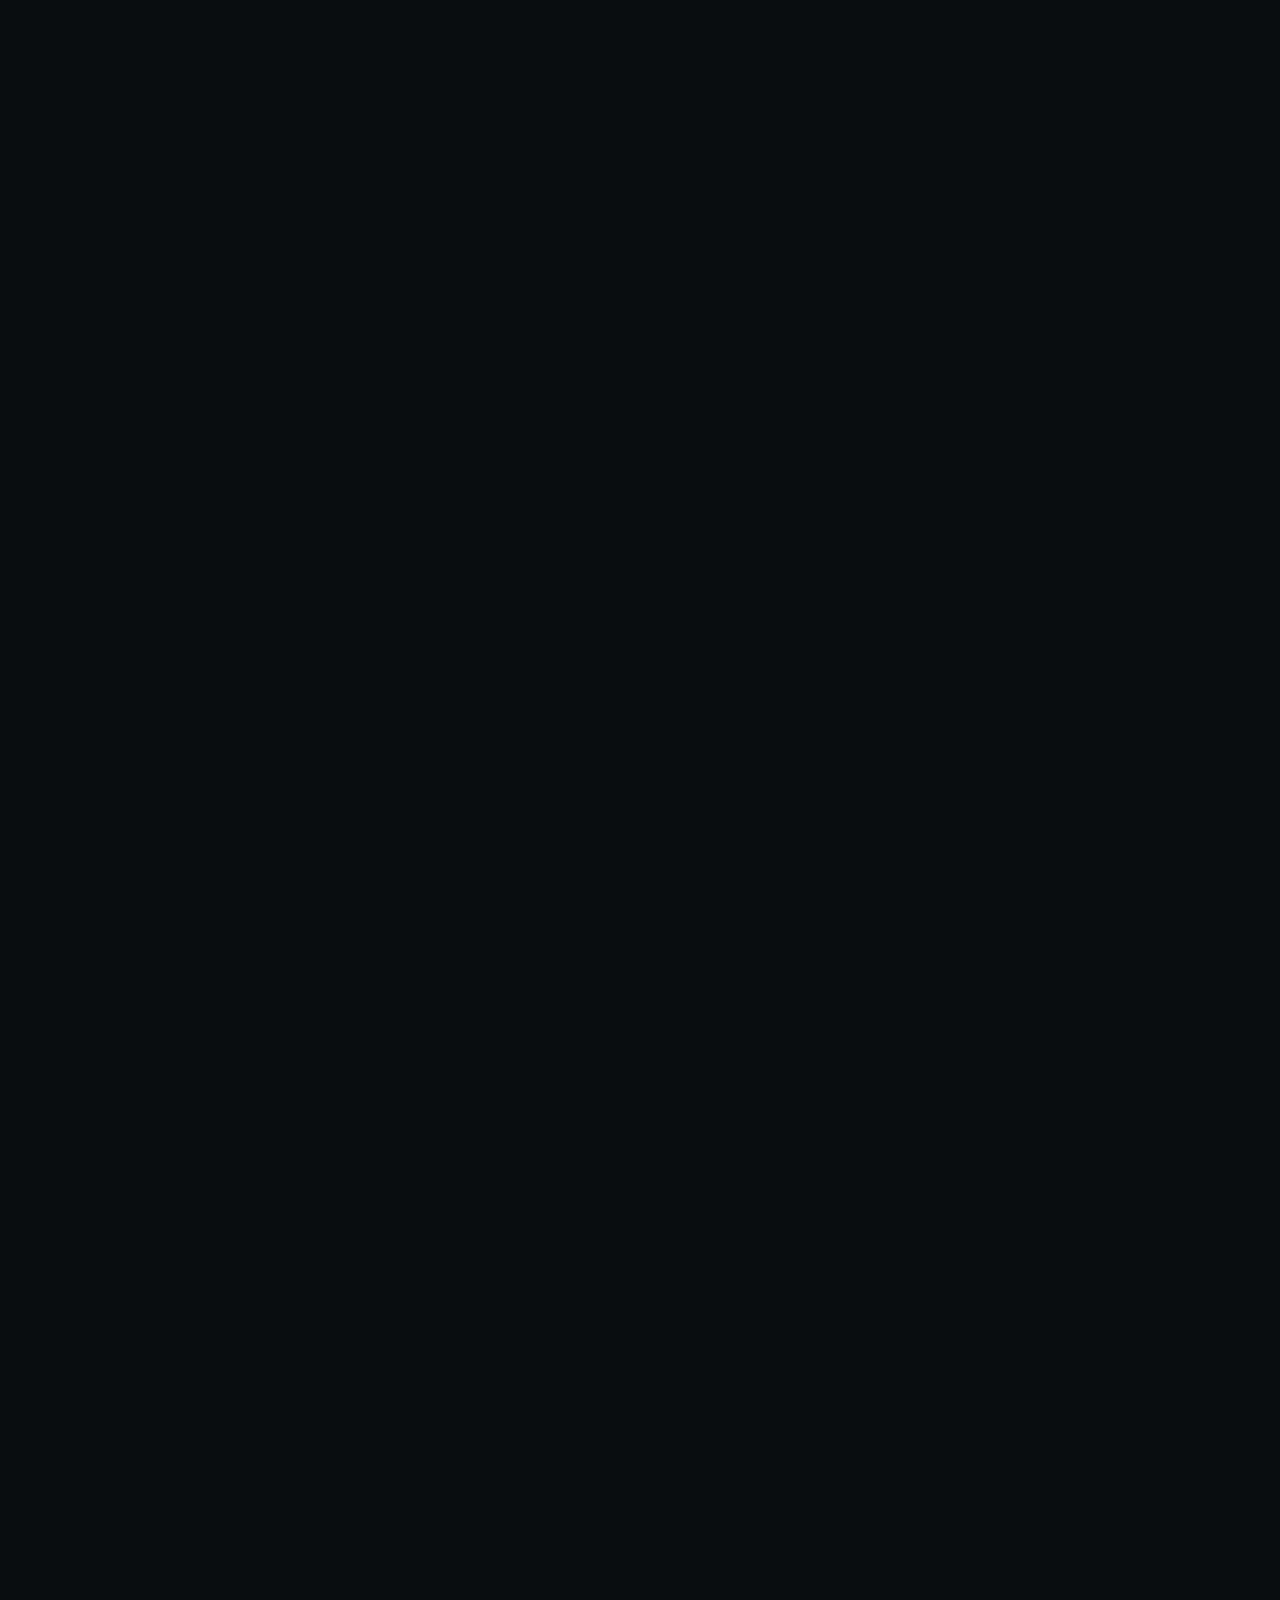
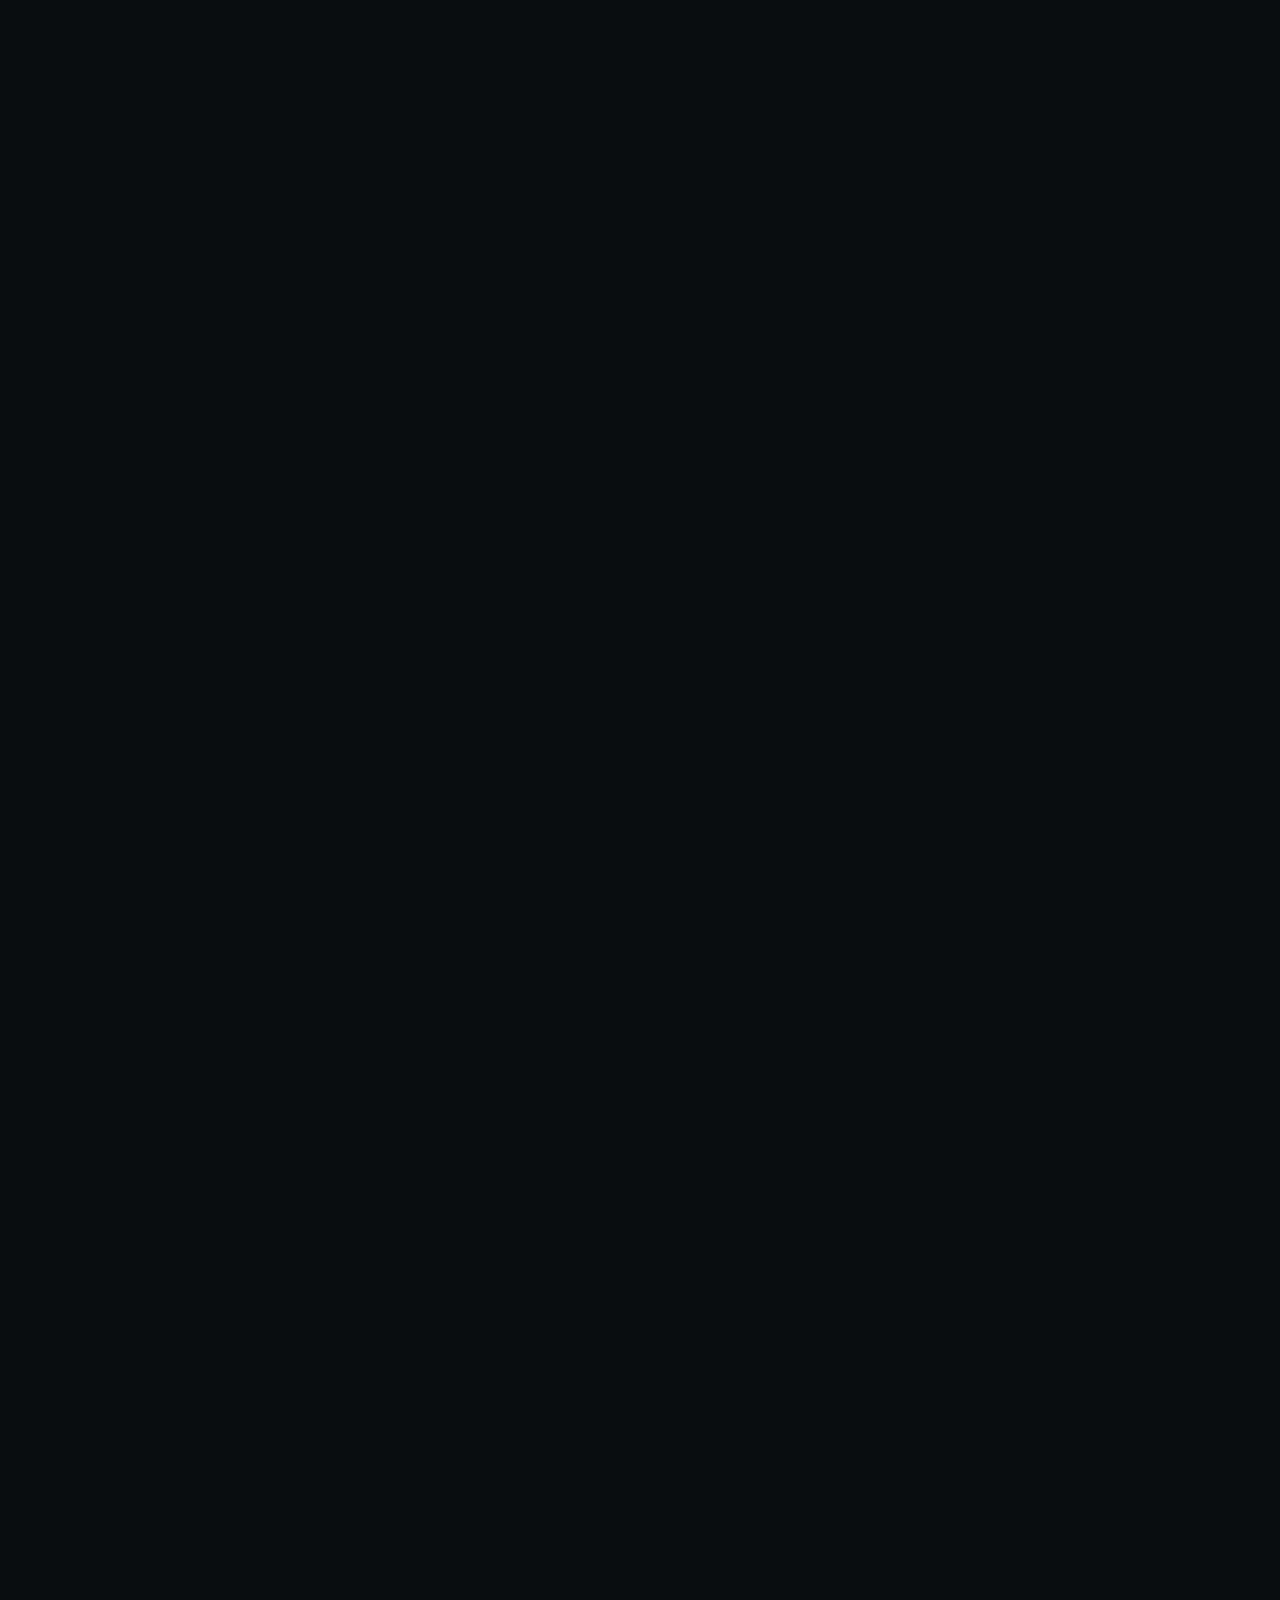
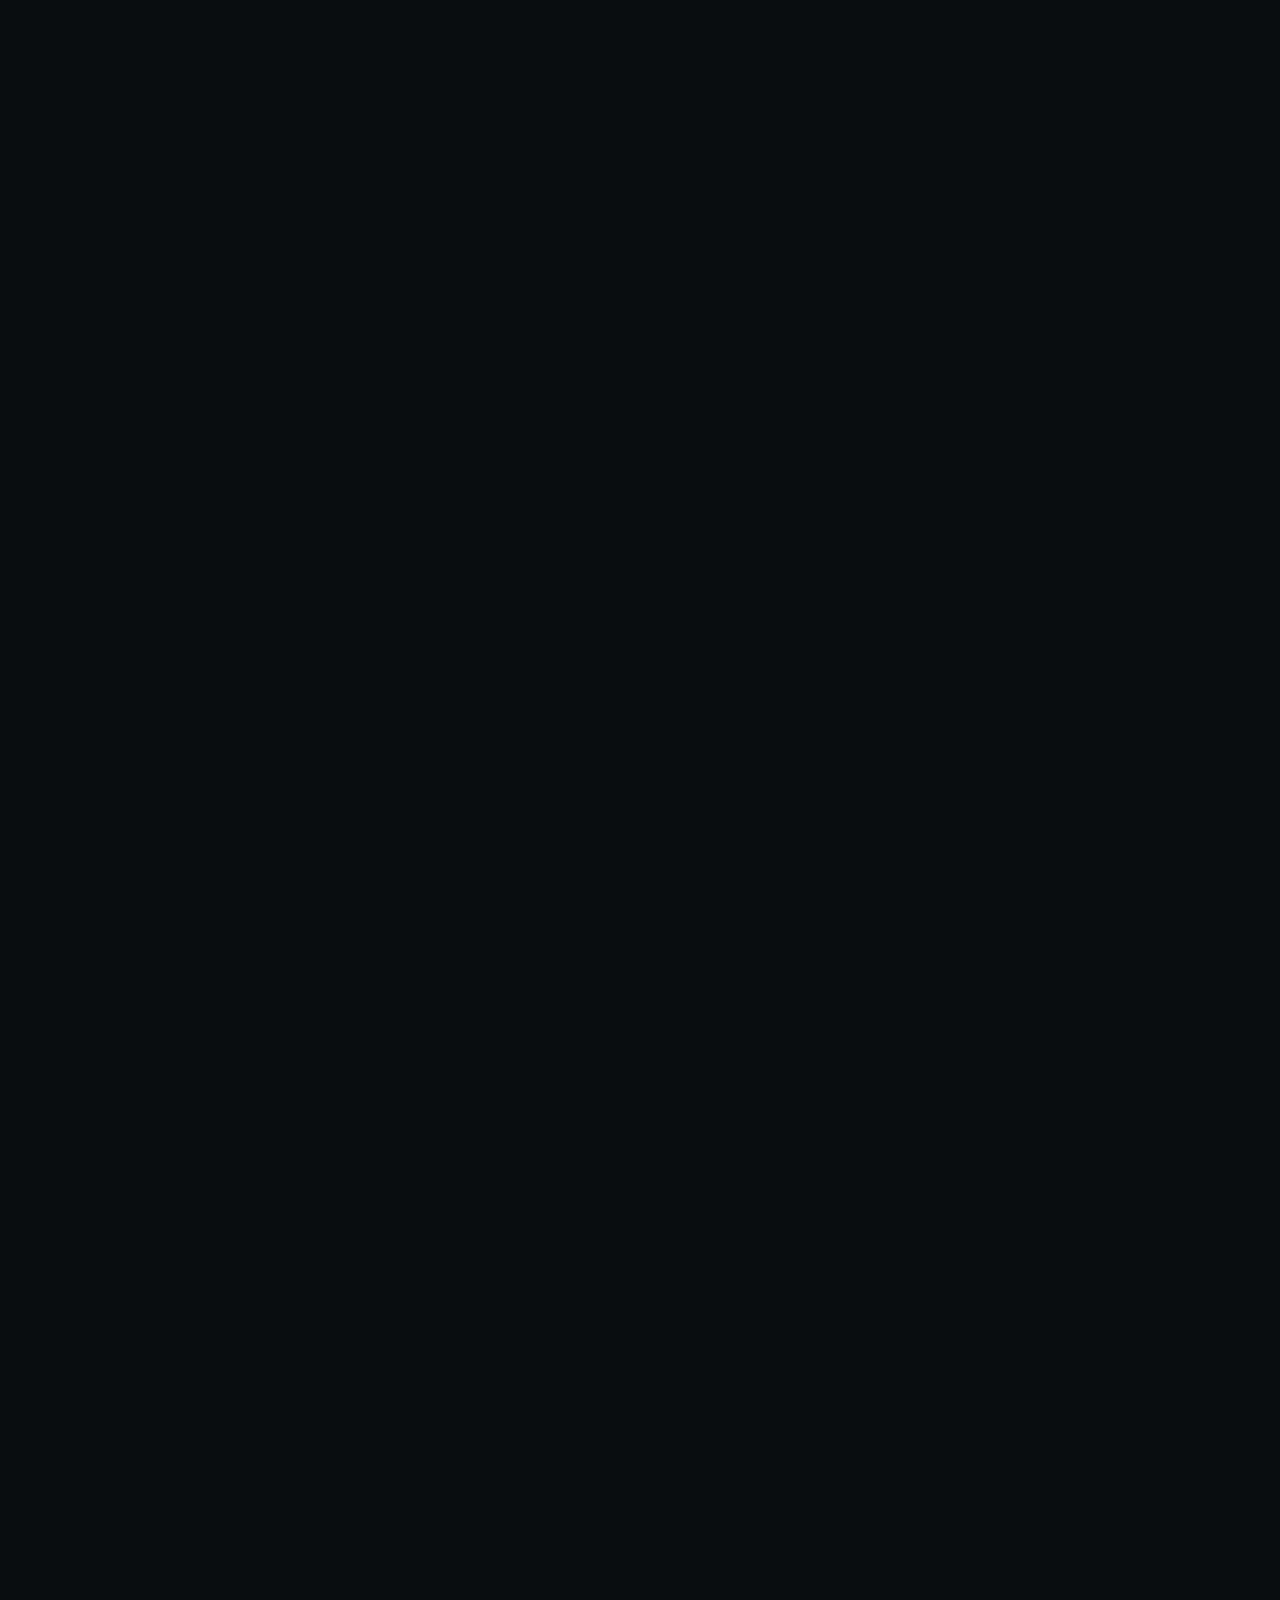
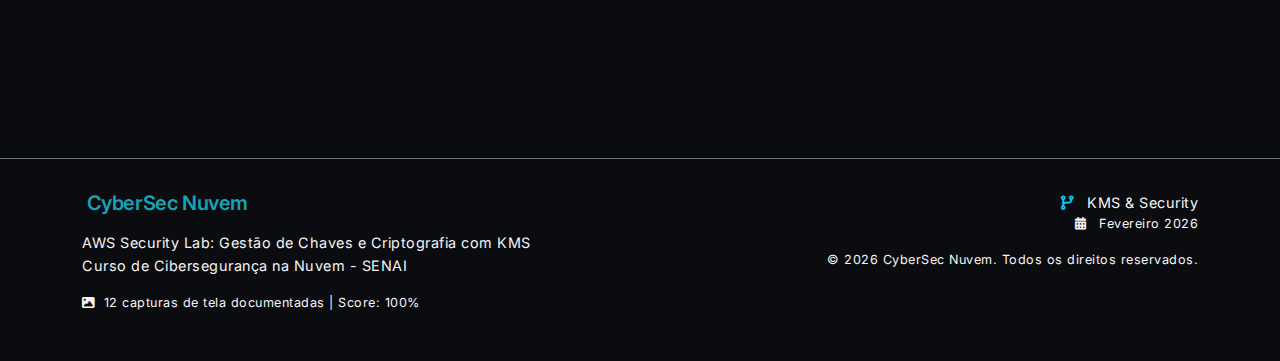
<file: pages/lab-kms-criptografia.html>
<!doctype html>
<html lang="pt-br">
  <head>
    <meta charset="UTF-8" />
    <meta
      name="viewport"
      content="width=device-width, initial-scale=1.0, maximum-scale=1.0, user-scalable=yes"
    />
    <title>CyberSec Nuvem</title>
    <link
      rel="icon"
      href="data:image/svg+xml,%3Csvg xmlns='http://www.w3.org/2000/svg' viewBox='0 0 100 100'%3E%3Ctext y='.9em' font-size='90' fill='%2317a2b8'%3E☁️%3C/text%3E%3C/svg%3E"
      type="image/svg+xml"
    />
    <!-- Google Fonts -->
    <link
      href="https://fonts.googleapis.com/css2?family=Inter:wght@400;600;700&display=swap"
      rel="stylesheet"
    />

    <!-- Bootstrap CSS -->
    <link
      href="https://cdn.jsdelivr.net/npm/bootstrap@5.3.2/dist/css/bootstrap.min.css"
      rel="stylesheet"
    />

    <!-- Animate.css -->
    <link
      rel="stylesheet"
      href="https://cdnjs.cloudflare.com/ajax/libs/animate.css/4.1.1/animate.min.css"
    />

    <!-- Font Awesome -->
    <link
      rel="stylesheet"
      href="https://cdnjs.cloudflare.com/ajax/libs/font-awesome/6.4.2/css/all.min.css"
    />

    <!-- Favicon inline -->
    <link
      rel="icon"
      href="data:image/svg+xml,<svg xmlns='http://www.w3.org/2000/svg' viewBox='0 0 16 16'><text x='0' y='14' fill='%2317a2b8'>⚡</text></svg>"
    />
    <link rel="stylesheet" href="/css/style.css" />

    <style>
      * {
        margin: 0;
        padding: 0;
        box-sizing: border-box;
      }

      body {
        background-color: #0b0c10;
        font-family: "Inter", sans-serif;
        color: #ffffff;
        line-height: 1.6;
      }

      h1,
      h2,
      h3,
      h4,
      h5,
      h6 {
        font-weight: 700;
        letter-spacing: -0.02em;
      }

      .display-5 {
        font-weight: 700;
        background: linear-gradient(135deg, #fff 0%, #17a2b8 100%);
        -webkit-background-clip: text;
        -webkit-text-fill-color: transparent;
        background-clip: text;
        margin-bottom: 1rem;
      }

      .lead {
        color: rgba(255, 255, 255, 0.7);
        font-weight: 400;
      }

      .text-white-50 {
        color: #f5f5f5 !important;
      }

      /* Cards */
      .card {
        background-color: #1a1e24 !important;
        border: 1px solid #6c757d !important;
        border-radius: 12px !important;
        transition:
          transform 0.3s ease,
          box-shadow 0.3s ease;
        overflow: hidden;
        height: 100%;
      }

      .card:hover {
        transform: translateY(-8px);
        box-shadow: 0 12px 24px rgba(23, 162, 184, 0.2);
        border-color: #17a2b8 !important;
      }

      .card-body {
        padding: 1.8rem;
      }

      .card-title {
        color: #17a2b8;
        font-weight: 600;
        margin-bottom: 1.5rem;
        display: flex;
        align-items: center;
        gap: 10px;
        font-size: 1.5rem;
        border-bottom: 1px solid #6c757d;
        padding-bottom: 0.8rem;
      }

      .card-title i {
        font-size: 2rem;
        filter: drop-shadow(0 0 6px rgba(23, 162, 184, 0.4));
      }

      .step-number {
        display: inline-block;
        background-color: #17a2b8;
        color: #0b0c10;
        font-weight: 700;
        width: 28px;
        height: 28px;
        border-radius: 50%;
        text-align: center;
        line-height: 28px;
        margin-right: 10px;
        font-size: 14px;
      }

      /* Navegação */
      .navbar {
        background-color: #0b0c10 !important;
        border-bottom: 1px solid #6c757d;
        padding: 1rem 0;
      }

      .navbar-brand {
        color: #17a2b8 !important;
        font-weight: 700;
        font-size: 1.5rem;
      }

      .navbar-brand i {
        margin-right: 8px;
        filter: drop-shadow(0 0 6px rgba(23, 162, 184, 0.4));
      }

      .nav-link text-white {
        color: rgba(255, 255, 255, 0.7) !important;
        font-weight: 500;
        transition: all 0.3s ease;
        margin: 0 8px;
      }

      .nav-link text-white:hover {
        color: #17a2b8 !important;
        transform: scale(1.05);
      }

      /* Containers de imagem */
      .lab-image-container {
        max-width: 100%;
        width: 100%;
        padding: 0 !important;
        background-color: transparent !important;
        border: 1px solid #6c757d !important;
        border-radius: 12px !important;
        overflow: hidden;
        display: inline-block;
        transition: all 0.3s ease;
        margin: 1.2rem 0;
      }

      .lab-image-container img {
        width: 100%;
        height: auto;
        display: block;
        border-radius: 8px;
        transition: transform 0.3s ease;
      }

      .lab-image-container:hover {
        border-color: #17a2b8 !important;
        box-shadow: 0 0 15px rgba(23, 162, 184, 0.3);
      }

      .lab-image-container:hover img {
        transform: scale(1.02);
      }

      .image-caption {
        background-color: rgba(0, 0, 0, 0.7);
        color: #17a2b8;
        padding: 8px 12px;
        font-size: 0.9rem;
        font-weight: 500;
        border-top: 1px solid #6c757d;
        margin-top: -4px;
      }

      .image-caption i {
        margin-right: 6px;
      }

      /* MOBILE: rolagem horizontal */
      @media (max-width: 768px) {
        .lab-image-container {
          overflow-x: auto !important;
          -webkit-overflow-scrolling: touch !important;
          white-space: nowrap !important;
          display: block !important;
          cursor: grab;
        }

        .lab-image-container img {
          width: auto !important;
          max-width: none !important;
          max-height: 250px !important;
          display: inline-block !important;
        }

        .lab-image-container::-webkit-scrollbar {
          height: 5px !important;
        }

        .lab-image-container::-webkit-scrollbar-track {
          background: #1a1a1a !important;
          border-radius: 10px !important;
        }

        .lab-image-container::-webkit-scrollbar-thumb {
          background: #17a2b8 !important;
          border-radius: 10px !important;
        }

        .lab-image-container::after {
          content: "⇆ deslize para ver a imagem completa ⇆";
          display: block !important;
          text-align: center !important;
          color: #17a2b8 !important;
          font-size: 12px !important;
          opacity: 0.7 !important;
          padding: 4px 0 !important;
          animation: pulse-arrow 1.5s infinite !important;
        }

        @keyframes pulse-arrow {
          0%,
          100% {
            opacity: 0.3;
            transform: translateX(0);
          }
          50% {
            opacity: 0.8;
            transform: translateX(5px);
          }
        }

        .navbar-nav {
          flex-direction: column !important;
          width: 100%;
        }

        .nav-item {
          width: 100%;
          text-align: center;
          padding: 0.5rem 0;
        }
      }

      /* Task badges */
      .task-badge {
        background-color: #17a2b8;
        color: #0b0c10;
        font-weight: 700;
        padding: 5px 15px;
        border-radius: 20px;
        display: inline-block;
        margin-bottom: 1rem;
        font-size: 0.9rem;
      }

      .task-badge i {
        margin-right: 5px;
      }

      .metric-item {
        display: inline-flex;
        align-items: center;
        background-color: rgba(23, 162, 184, 0.1);
        padding: 5px 15px;
        border-radius: 20px;
        margin: 5px;
        border: 1px solid rgba(23, 162, 184, 0.3);
      }

      .metric-item i {
        color: #17a2b8;
        margin-right: 8px;
      }

      /* Blocos de código */
      pre {
        background-color: #000000;
        border: 1px solid #6c757d;
        border-radius: 8px;
        padding: 1rem;
        color: #17a2b8;
        overflow-x: auto;
      }

      code {
        color: #17a2b8;
        background-color: #2d2d2d;
        padding: 2px 6px;
        border-radius: 4px;
      }

      /* Alertas */
      .alert-tip {
        background-color: rgba(23, 162, 184, 0.1);
        border-left: 4px solid #17a2b8;
        padding: 1rem;
        border-radius: 8px;
        margin: 1rem 0;
        color: #fefefe !important;
      }

      .alert-tip i {
        color: #17a2b8 !important;
        margin-right: 10px;
      }

      .alert-obstacle {
        background-color: rgba(220, 53, 69, 0.1);
        border-left: 4px solid #dc3545;
        padding: 1rem;
        border-radius: 8px;
        margin: 1rem 0;
      }

      .alert-obstacle i {
        color: #dc3545;
        margin-right: 10px;
      }

      .alert-success {
        background-color: rgba(40, 167, 69, 0.1);
        border-left: 4px solid #28a745;
        padding: 1rem;
        border-radius: 8px;
        margin: 1rem 0;
      }

      .alert-success i {
        color: #28a745;
        margin-right: 10px;
      }

      /* Footer */
      footer {
        background-color: #0b0c10;
        border-top: 1px solid #6c757d;
        padding: 2rem 0;
        margin-top: 3rem;
      }

      /* Navegação entre tasks */
      .task-nav {
        position: sticky;
        top: 20px;
        background-color: #1a1e24;
        border: 1px solid #6c757d;
        border-radius: 12px;
        padding: 1rem;
        margin-bottom: 2rem;
      }

      .task-nav a {
        color: rgba(255, 255, 255, 0.7);
        text-decoration: none;
        display: block;
        padding: 0.5rem;
        border-radius: 6px;
        transition: all 0.3s ease;
      }

      .task-nav a:hover {
        color: #17a2b8;
        background-color: rgba(23, 162, 184, 0.1);
        transform: translateX(5px);
      }

      .task-nav a i {
        margin-right: 8px;
        width: 20px;
      }

      /* Animações */
      .animate-on-scroll {
        opacity: 0;
        transform: translateY(20px);
        transition: all 0.6s ease;
      }

      .animate-on-scroll.visible {
        opacity: 1;
        transform: translateY(0);
      }
      h5 {
        color: #17a2b8;
        font-weight: 600;
        margin-bottom: 1rem;
      }
      .alert-obstacle.mt-3,
      .alert-success.mt-3,
      .alert-obstacle.mt-2,
      .alert-obstacle.mb-3,
      .alert-success.mb-3 {
        color: #babcbd !important;
      }
    </style>
  </head>
  <body>
    <!-- Navbar -->
    <nav class="navbar navbar-expand-lg navbar-dark">
      <div class="container">
        <h1 class="h3 mb-0 text-white">
          <a href="/index.html" class="text-white text-decoration-none">
            <i class="fas fa-cloud-upload-alt me-2"></i>CyberSec Nuvem
          </a>
        </h1>
        <button
          class="navbar-toggler"
          type="button"
          data-bs-toggle="collapse"
          data-bs-target="#navbarNav"
        >
          <span class="navbar-toggler-icon"></span>
        </button>
        <div class="collapse navbar-collapse" id="navbarNav">
          <ul class="navbar-nav ms-auto">
            <li class="nav-item">
              <a class="nav-link text-white" href="/index.html"
                ><i class="fas fa-home"></i> Início</a
              >
            </li>
            <li class="nav-item">
              <a class="nav-link text-white active" href="/pages/lab-aws.html"
                ><i class="fas fa-flask"></i> Laboratório</a
              >
            </li>
            <li class="nav-item">
              <a class="nav-link text-white" href="#"
                ><i class="fas fa-book-open"></i> Documentação</a
              >
            </li>
          </ul>
        </div>
      </div>
    </nav>

    <!-- Header -->
    <header class="container mt-5 animate__animated animate__fadeIn">
      <div class="row">
        <div class="col-12">
          <div class="d-flex flex-wrap align-items-center mb-3">
            <span class="task-badge"
              ><i class="fas fa-microscope"></i> KMS & Criptografia</span
            >
            <span
              class="task-badge"
              style="
                background-color: transparent;
                border: 1px solid #17a2b8;
                color: #17a2b8;
              "
            >
              <i class="fas fa-cloud"></i> AWS Security Lab
            </span>
          </div>
          <h1 class="display-5">
            🛡️ AWS Security Lab: Gestão de Chaves e Criptografia com KMS
          </h1>
          <p class="lead">
            Implementação de uma arquitetura de proteção de dados "zero-trust"
            na AWS, utilizando o Key Management Service (KMS) para gerenciar o
            ciclo de vida de criptografia de objetos no S3 e volumes de
            inicialização no EC2.
          </p>

          <div class="mt-4">
            <div class="metric-item">
              <i class="fas fa-clock"></i> 3h de laboratório
            </div>
            <div class="metric-item">
              <i class="fas fa-chart-line"></i> Nível: Avançado
            </div>
            <div class="metric-item">
              <i class="fas fa-tasks"></i> 8 tasks concluídas
            </div>
            <div class="metric-item">
              <i class="fas fa-image"></i> 10 capturas de tela
            </div>
            <div class="metric-item">
              <i class="fas fa-check-circle text-success"></i> Score: 100%
            </div>
          </div>
        </div>
      </div>
    </header>

    <div class="container">
      <div class="row">
        <!-- Sidebar com navegação -->
        <div class="col-lg-3">
          <div class="task-nav animate-on-scroll">
            <h5 class="text-white mb-3">
              <i class="fas fa-list text-info me-2"></i>Tasks
            </h5>
            <a href="#task1"
              ><i class="fas fa-key"></i> Task 1 - Provisionamento CMK</a
            >
            <a href="#task2"
              ><i class="fas fa-lock"></i> Task 2 - Criptografia S3</a
            >
            <a href="#task3"
              ><i class="fas fa-ban"></i> Task 3 & 4 - Desafio de Acesso</a
            >
            <a href="#task5"
              ><i class="fas fa-history"></i> Task 5 - Auditoria CloudTrail</a
            >
            <a href="#task6"
              ><i class="fas fa-hdd"></i> Task 6 - Criptografia EBS</a
            >
            <a href="#task7"
              ><i class="fas fa-power-off"></i> Task 7 & 8 - Kill Switch</a
            >
          </div>
        </div>

        <!-- Conteúdo principal -->
        <div class="col-lg-9">
          <!-- TASK 1: Provisionamento da Customer Master Key -->
          <section id="task1" class="mb-5 animate-on-scroll">
            <div class="card">
              <div class="card-body">
                <h2 class="card-title">
                  <i class="fas fa-key"></i>
                  Task 1: Provisionamento da Customer Master Key (CMK)
                </h2>

                <p class="text-white-50">
                  <strong>📘 Procedimento:</strong> Para iniciar a governança
                  dos dados, criamos uma chave simétrica personalizada na região
                  us-east-1. A configuração focou no princípio do menor
                  privilégio, atribuindo permissões de administração e uso
                  apenas à role específica do laboratório (voclabs).
                </p>

                <div class="step mt-4">
                  <h5>
                    <span class="step-number">1</span> Configurações Críticas
                  </h5>
                  <ul class="text-white-50">
                    <li>
                      <strong>Tipo:</strong> Simétrica (Criptografia de
                      Envelope)
                    </li>
                    <li><strong>Alias:</strong> MyKMSKey</li>
                    <li><strong>Status:</strong> Habilitada</li>
                  </ul>

                  <div class="alert-tip mt-3">
                    <i class="fas fa-lightbulb"></i>
                    <strong>Insight Técnico:</strong> Ao criar uma chave
                    gerenciada pelo cliente em vez de usar as chaves padrão da
                    AWS (AWS Managed Keys), ganhamos o poder de revogar o acesso
                    instantaneamente e auditar cada tentativa de uso de forma
                    granular.
                  </div>

                  <div class="lab-image-container">
                    <img
                      src="/images/relatorio/01_KMS_Key_Creation_Success.png"
                      alt="Criação da KMS Key"
                      loading="lazy"
                    />
                    <div class="image-caption">
                      <i class="fas fa-camera"></i> Figura 1: KMS Key "MyKMSKey"
                      criada com sucesso na região us-east-1
                    </div>
                  </div>
                </div>
              </div>
            </div>
          </section>

          <!-- TASK 2: Criptografia de Objetos no S3 -->
          <section id="task2" class="mb-5 animate-on-scroll">
            <div class="card">
              <div class="card-body">
                <h2 class="card-title">
                  <i class="fas fa-lock"></i>
                  Task 2: Criptografia de Objetos no Amazon S3
                </h2>

                <p class="text-white-50">
                  <strong>📘 Procedimento:</strong> Realizei o upload de um
                  ativo digital (clock.png) aplicando criptografia no lado do
                  servidor (SSE-KMS). Diferente do padrão AES-256 comum,
                  forçamos o S3 a utilizar a nossa MyKMSKey.
                </p>

                <div class="step mt-4">
                  <h5><span class="step-number">1</span> Fluxo de Trabalho</h5>
                  <ul class="text-white-50">
                    <li>Upload do arquivo no bucket de destino</li>
                    <li>
                      Configuração manual da chave KMS para criptografia em
                      repouso
                    </li>
                    <li>Validação da integridade do upload</li>
                  </ul>

                  <div class="lab-image-container">
                    <img
                      src="/images/relatorio/02_S3_Upload_Clock_Encrypted.png"
                      alt="Upload criptografado no S3"
                      loading="lazy"
                    />
                    <div class="image-caption">
                      <i class="fas fa-camera"></i> Figura 2: Upload do arquivo
                      clock.png com criptografia SSE-KMS ativada
                    </div>
                  </div>
                </div>
              </div>
            </div>
          </section>

          <!-- TASK 3 & 4: Desafio de Acesso e Gatekeeping -->
          <section id="task3" class="mb-5 animate-on-scroll">
            <div class="card">
              <div class="card-body">
                <h2 class="card-title">
                  <i class="fas fa-ban"></i>
                  Task 3 & 4: Desafio de Acesso e Gatekeeping
                </h2>

                <p class="text-white-50">
                  <strong>📘 Procedimento:</strong> Testamos a eficácia da
                  barreira criptográfica. Ao tentar acessar o arquivo via URL
                  pública direta (unauthenticated), o sistema retornou erro. O
                  acesso só foi possível através de uma URL pré-assinada gerada
                  pelo console (authenticated).
                </p>

                <div class="step mt-4">
                  <h5><span class="step-number">1</span> Resultados Obtidos</h5>

                  <div class="alert-obstacle mt-2">
                    <i class="fas fa-times-circle"></i>
                    <strong>Acesso Público:</strong> Bloqueado - KMS recusou a
                    descriptografia para usuário anônimo
                  </div>

                  <div class="alert-success mt-2">
                    <i class="fas fa-check-circle"></i>
                    <strong>Acesso Autenticado:</strong> Sucesso - KMS validou
                    as credenciais IAM e liberou a chave de dados
                  </div>

                  <div class="lab-image-container mt-3">
                    <img
                      src="/images/relatorio/03_S3_Public_Access_Denied.png"
                      alt="Acesso público negado"
                      loading="lazy"
                    />
                    <div class="image-caption">
                      <i class="fas fa-camera"></i> Figura 3: Erro XML Access
                      Denied ao tentar acesso público direto
                    </div>
                  </div>

                  <div class="lab-image-container mt-3">
                    <img
                      src="/images/relatorio/04_S3_Authenticated_Decryption_Success.png"
                      alt="Acesso autenticado com sucesso"
                      loading="lazy"
                    />
                    <div class="image-caption">
                      <i class="fas fa-camera"></i> Figura 4: Imagem renderizada
                      com sucesso via acesso autenticado
                    </div>
                  </div>
                </div>
              </div>
            </div>
          </section>

          <!-- TASK 5: Auditoria com AWS CloudTrail -->
          <section id="task5" class="mb-5 animate-on-scroll">
            <div class="card">
              <div class="card-body">
                <h2 class="card-title">
                  <i class="fas fa-history"></i>
                  Task 5: Auditoria com AWS CloudTrail
                </h2>

                <p class="text-white-50">
                  <strong>📘 Procedimento:</strong> Analisamos o rastro digital
                  das operações. Filtramos os logs do CloudTrail para
                  identificar as chamadas de API originadas pelo serviço
                  kms.amazonaws.com.
                </p>

                <div class="step mt-4">
                  <h5><span class="step-number">1</span> Observabilidade</h5>
                  <p class="text-white-50">
                    Confirmamos que cada evento de criação, listagem e uso da
                    chave foi registrado com o carimbo de data/hora, IP de
                    origem e a identidade do usuário (alfredo), garantindo
                    não-repúdio.
                  </p>

                  <div class="lab-image-container">
                    <img
                      src="/images/relatorio/05_CloudTrail_KMS_Auditory_Logs.png"
                      alt="Logs do CloudTrail"
                      loading="lazy"
                    />
                    <div class="image-caption">
                      <i class="fas fa-camera"></i> Figura 5: Logs do CloudTrail
                      filtrando chamadas de API do KMS
                    </div>
                  </div>

                  <div class="alert-tip mt-3">
                    <i class="fas fa-lightbulb"></i>
                    <strong>Conceito chave:</strong> O CloudTrail permite
                    rastrear exatamente quem usou a chave, quando e de onde -
                    garantindo não-repúdio.
                  </div>
                </div>
              </div>
            </div>
          </section>

          <!-- TASK 6: Criptografia Post-Mortem de Volumes EBS -->
          <section id="task6" class="mb-5 animate-on-scroll">
            <div class="card">
              <div class="card-body">
                <h2 class="card-title">
                  <i class="fas fa-hdd"></i>
                  Task 6: Criptografia "Post-Mortem" de Volumes EBS
                </h2>

                <p class="text-white-50">
                  <strong>📘 Procedimento:</strong> O desafio foi criptografar o
                  volume de boot de uma instância EC2 que já existia. Como não é
                  possível criptografar volumes ativos, realizamos um
                  "transplante" técnico.
                </p>

                <div class="step mt-4">
                  <h5>
                    <span class="step-number">1</span> Etapas do Transplante
                  </h5>
                  <ul class="text-white-50">
                    <li><strong>Stop:</strong> Interrupção da LabInstance</li>
                    <li>
                      <strong>Snapshot:</strong> Criação de uma imagem do volume
                      original
                    </li>
                    <li>
                      <strong>Re-Create:</strong> Criação de um novo volume a
                      partir do snapshot, ativando a criptografia com a MyKMSKey
                      durante o processo
                    </li>
                    <li>
                      <strong>Attach:</strong> Associação do novo volume
                      criptografado no ponto de montagem raiz /dev/xvda
                    </li>
                  </ul>

                  <div class="lab-image-container mt-3">
                    <img
                      src="/images/relatorio/06_EC2_Instance_Stopped.png"
                      alt="Instância EC2 parada"
                      loading="lazy"
                    />
                    <div class="image-caption">
                      <i class="fas fa-camera"></i> Figura 6: Instância EC2
                      parada para início do procedimento
                    </div>
                  </div>

                  <div class="lab-image-container mt-3">
                    <img
                      src="/images/relatorio/06_EC2_Volume_Encryption_Setup.png"
                      alt="Configuração de criptografia do volume"
                      loading="lazy"
                    />
                    <div class="image-caption">
                      <i class="fas fa-camera"></i> Figura 7: Configuração da
                      criptografia do volume com MyKMSKey
                    </div>
                  </div>

                  <div class="lab-image-container mt-3">
                    <img
                      src="/images/relatorio/06_EC2_Attach_Encrypted_Volume.png"
                      alt="Anexação do volume criptografado"
                      loading="lazy"
                    />
                    <div class="image-caption">
                      <i class="fas fa-camera"></i> Figura 8: Anexação do novo
                      volume criptografado ao ponto de montagem /dev/xvda
                    </div>
                  </div>
                </div>
              </div>
            </div>
          </section>

          <!-- TASK 7 & 8: Validação de Boot e Kill Switch -->
          <section id="task7" class="mb-5 animate-on-scroll">
            <div class="card">
              <div class="card-body">
                <h2 class="card-title">
                  <i class="fas fa-power-off"></i>
                  Task 7 & 8: Validação de Boot e Kill Switch
                </h2>

                <p class="text-white-50">
                  <strong>📘 Procedimento Final:</strong> Validamos o sucesso do
                  boot com o novo volume e, em seguida, simulamos um
                  comprometimento de segurança desativando a chave mestra.
                </p>

                <div class="step mt-4">
                  <h5>
                    <span class="step-number">1</span> Conclusão do Teste de
                    Stress
                  </h5>

                  <div class="alert-success mt-2">
                    <i class="fas fa-check-circle"></i>
                    <strong>Task 7:</strong> A instância iniciou normalmente,
                    provando que o volume criptografado foi aceito.
                  </div>

                  <div class="alert-obstacle mt-2">
                    <i class="fas fa-exclamation-triangle"></i>
                    <strong>Task 8 (Kill Switch):</strong> Ao desativar a
                    MyKMSKey, tanto o acesso ao S3 quanto futuros boots do EC2
                    foram impedidos. Isso demonstra o Kill Switch — a capacidade
                    de tornar todos os dados da empresa ilegíveis em segundos em
                    caso de ataque.
                  </div>

                  <div class="lab-image-container mt-3">
                    <img
                      src="/images/relatorio/07_EC2_Boot_Success_Encrypted.png"
                      alt="Boot bem-sucedido com volume criptografado"
                      loading="lazy"
                    />
                    <div class="image-caption">
                      <i class="fas fa-camera"></i> Figura 9: Instância EC2
                      iniciada com sucesso com volume criptografado
                    </div>
                  </div>

                  <div class="lab-image-container mt-3">
                    <img
                      src="/images/relatorio/08_KMS_Key_Disabling.png"
                      alt="Desativação da chave KMS"
                      loading="lazy"
                    />
                    <div class="image-caption">
                      <i class="fas fa-camera"></i> Figura 10: Desativação da
                      chave MyKMSKey (Kill Switch ativado)
                    </div>
                  </div>

                  <div class="lab-image-container mt-3">
                    <img
                      src="/images/relatorio/09_S3_Decryption_Error_Key_Disabled.png"
                      alt="Erro de descriptografia com chave desativada"
                      loading="lazy"
                    />
                    <div class="image-caption">
                      <i class="fas fa-camera"></i> Figura 11: Erro de
                      descriptografia no S3 após desativação da chave
                    </div>
                  </div>
                </div>
              </div>
            </div>
          </section>

          <!-- Conclusão do Laboratório -->
          <section class="mt-5 animate-on-scroll">
            <div class="card">
              <div class="card-body">
                <h2 class="card-title">
                  <i class="fas fa-trophy"></i>
                  🏁 Conclusão do Laboratório
                </h2>

                <p class="text-white-50">
                  O projeto demonstrou que a criptografia na AWS é uma
                  combinação de Identidade (IAM), Armazenamento (S3/EBS) e
                  Gestão de Chaves (KMS). O sucesso é coroado pelo relatório
                  final de conformidade, atingindo 100% das métricas de
                  segurança exigidas.
                </p>

                <div class="row mt-4">
                  <div class="col-md-6">
                    <div class="alert-success mb-3">
                      <i class="fas fa-check-circle"></i>
                      <strong>✓ Task 1:</strong> CMK Provisionada
                    </div>
                    <div class="alert-success mb-3">
                      <i class="fas fa-check-circle"></i>
                      <strong>✓ Task 2:</strong> S3 SSE-KMS
                    </div>
                    <div class="alert-success mb-3">
                      <i class="fas fa-check-circle"></i>
                      <strong>✓ Task 3 & 4:</strong> Gatekeeping validado
                    </div>
                    <div class="alert-success mb-3">
                      <i class="fas fa-check-circle"></i>
                      <strong>✓ Task 5:</strong> Auditoria CloudTrail
                    </div>
                  </div>
                  <div class="col-md-6">
                    <div class="alert-success mb-3">
                      <i class="fas fa-check-circle"></i>
                      <strong>✓ Task 6:</strong> EBS criptografado
                    </div>
                    <div class="alert-success mb-3">
                      <i class="fas fa-check-circle"></i>
                      <strong>✓ Task 7:</strong> Boot validado
                    </div>
                    <div class="alert-success mb-3">
                      <i class="fas fa-check-circle"></i>
                      <strong>✓ Task 8:</strong> Kill Switch funcional
                    </div>
                    <div class="alert-tip mb-3">
                      <i class="fas fa-star"></i>
                      <strong>Score Final:</strong> 100% de conformidade
                    </div>
                  </div>
                </div>

                <div class="lab-image-container mt-3">
                  <img
                    src="/images/relatorio/14_Final_Grade_Success_Report.png"
                    alt="Relatório final de nota"
                    loading="lazy"
                  />
                  <div class="image-caption">
                    <i class="fas fa-camera"></i> Figura 12: Relatório final de
                    conformidade - 100% das métricas atingidas
                  </div>
                </div>

                <div class="alert-tip mt-4">
                  <i class="fas fa-info-circle"></i>
                  <strong>Arquitetura final:</strong> Proteção de dados
                  "zero-trust" implementada com sucesso utilizando KMS para
                  criptografia de objetos S3 e volumes EBS, com capacidade de
                  Kill Switch para resposta a incidentes.
                </div>
              </div>
            </div>
          </section>
        </div>
      </div>
    </div>

    <!-- Footer -->
    <footer>
      <div class="container">
        <div class="row">
          <div class="col-md-6">
            <h5>
              <i class="fas fa-shield-halos text-info"></i> CyberSec Nuvem
            </h5>
            <p class="text-white-50">
              AWS Security Lab: Gestão de Chaves e Criptografia com KMS <br />
              Curso de Cibersegurança na Nuvem - SENAI
            </p>
            <p class="text-white-50 small">
              <i class="fas fa-image me-2"></i>12 capturas de tela documentadas
              | Score: 100%
            </p>
          </div>
          <div class="col-md-6 text-md-end">
            <p class="text-white-50 mb-0">
              <i class="fas fa-code-branch text-info me-2"></i> KMS & Security
            </p>
            <p class="text-white-50 small">
              <i class="fas fa-calendar-alt me-2"></i> Fevereiro 2026
            </p>
            <p class="text-white-50 small">
              © 2026 CyberSec Nuvem. Todos os direitos reservados.
            </p>
          </div>
        </div>
      </div>
    </footer>

    <!-- Bootstrap JS -->
    <script src="https://cdn.jsdelivr.net/npm/bootstrap@5.3.2/dist/js/bootstrap.bundle.min.js"></script>
    <script src="/js/script.js"></script>

    <!-- Animação de scroll -->
    <script>
      document.addEventListener("DOMContentLoaded", function () {
        const elements = document.querySelectorAll(".animate-on-scroll");

        function checkVisibility() {
          elements.forEach((element) => {
            const rect = element.getBoundingClientRect();
            const windowHeight = window.innerHeight;

            if (rect.top < windowHeight - 100) {
              element.classList.add("visible");
            }
          });
        }

        window.addEventListener("scroll", checkVisibility);
        checkVisibility();

        // Smooth scroll para os links da navegação
        document.querySelectorAll(".task-nav a").forEach((anchor) => {
          anchor.addEventListener("click", function (e) {
            e.preventDefault();
            const targetId = this.getAttribute("href");
            const targetElement = document.querySelector(targetId);

            if (targetElement) {
              targetElement.scrollIntoView({
                behavior: "smooth",
                block: "start",
              });
            }
          });
        });
      });
    </script>
  </body>
</html>
</file>
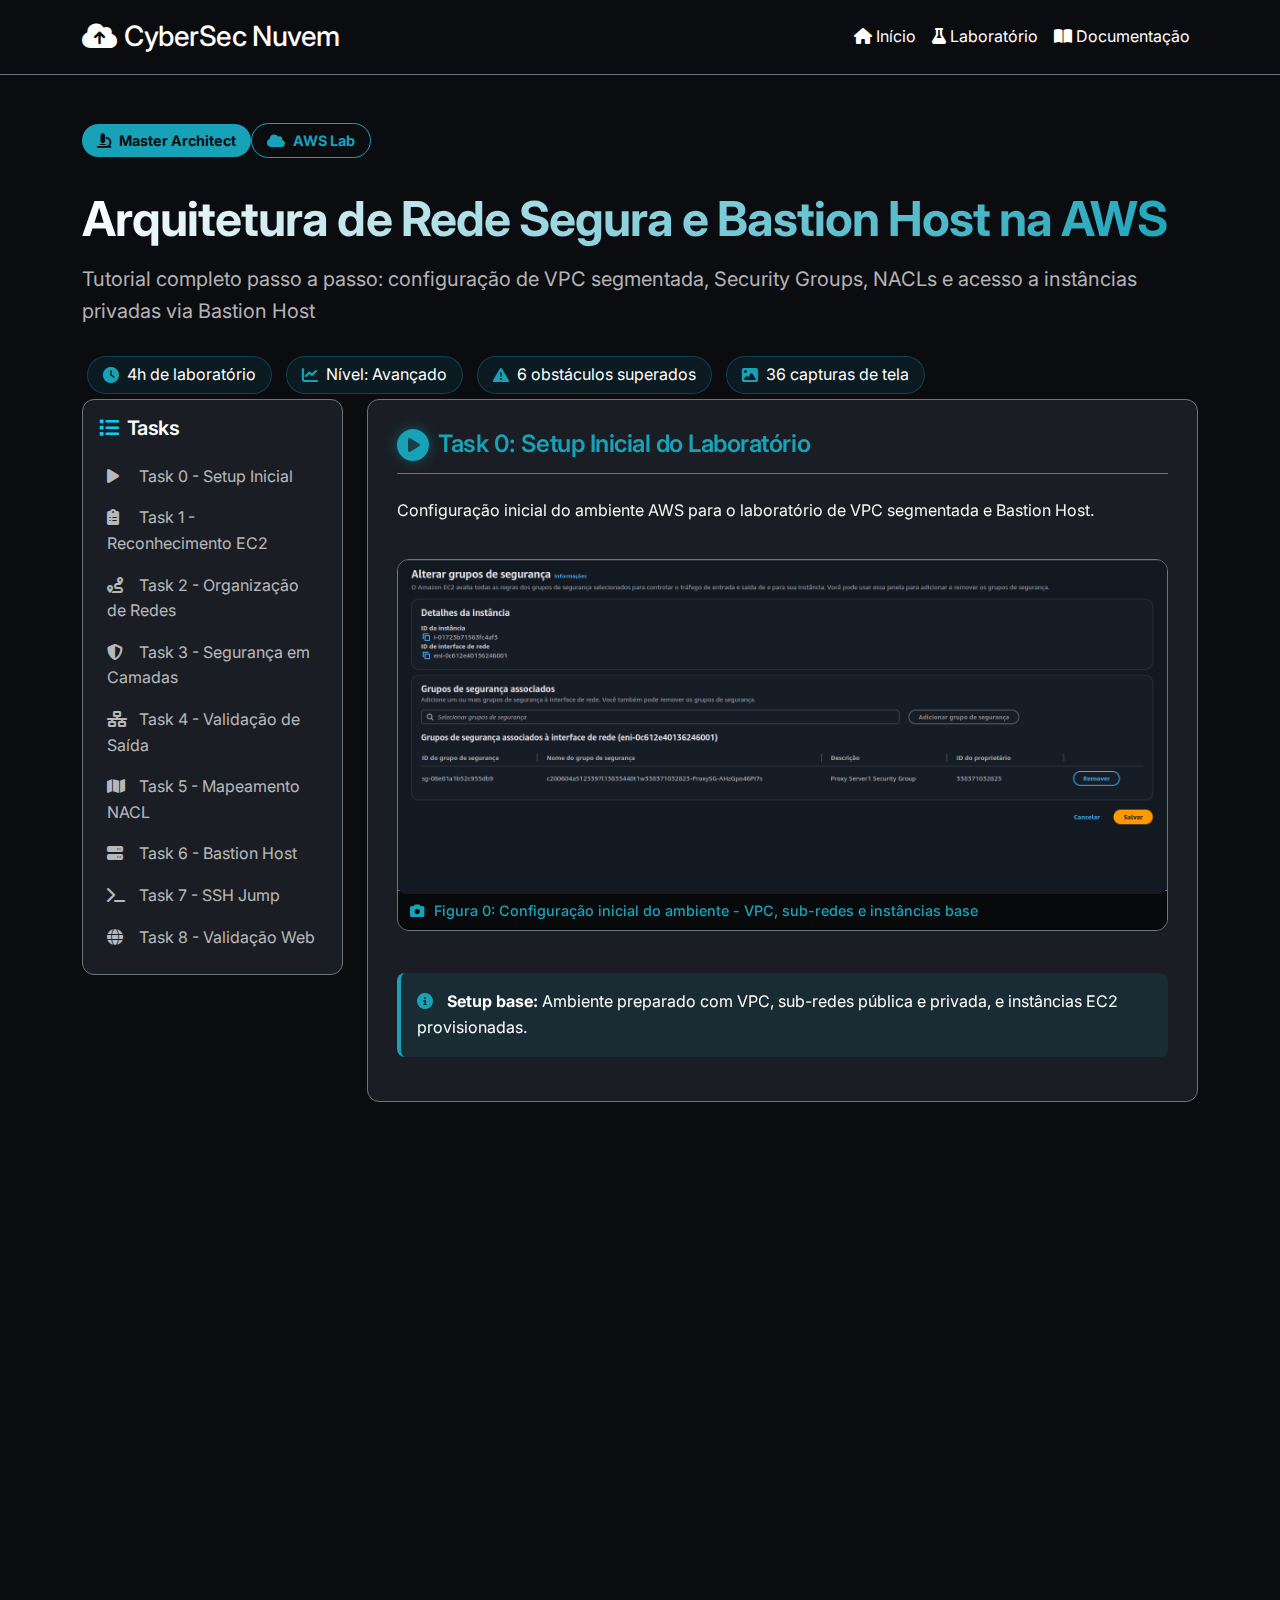
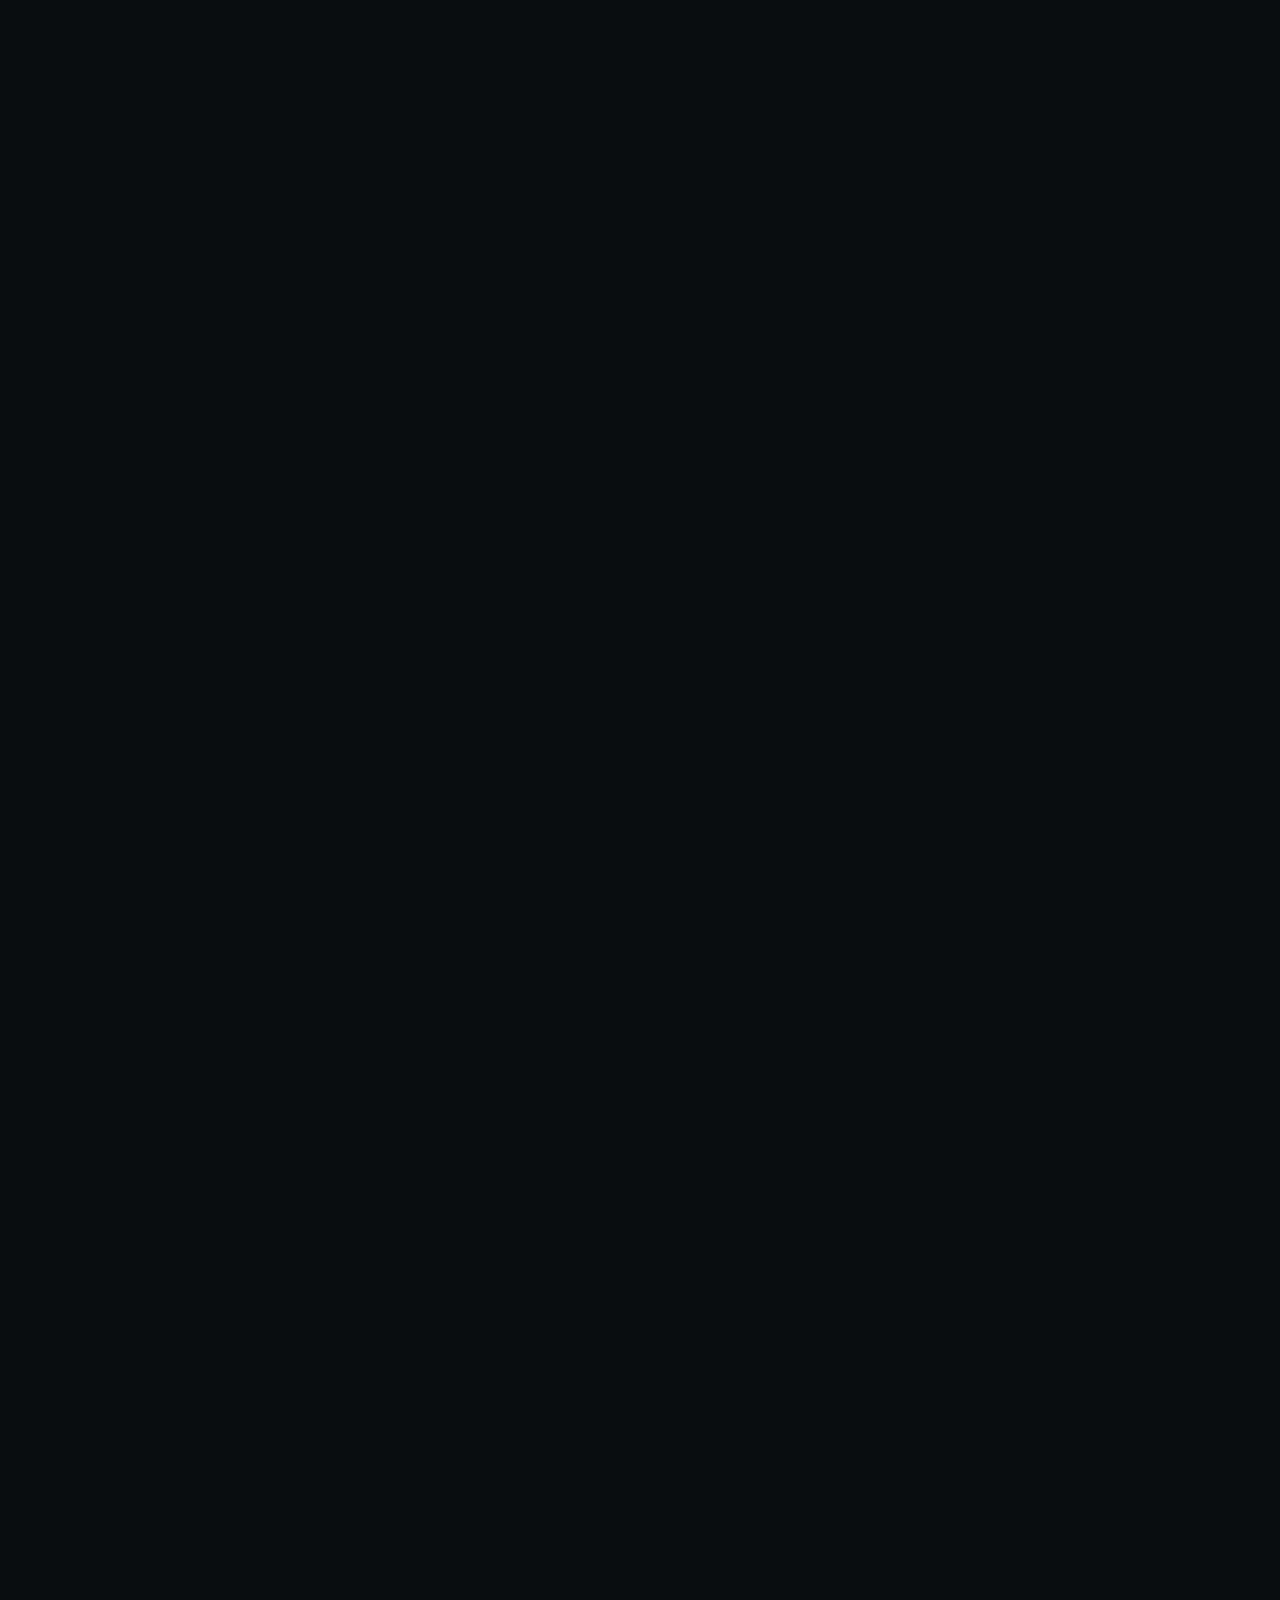
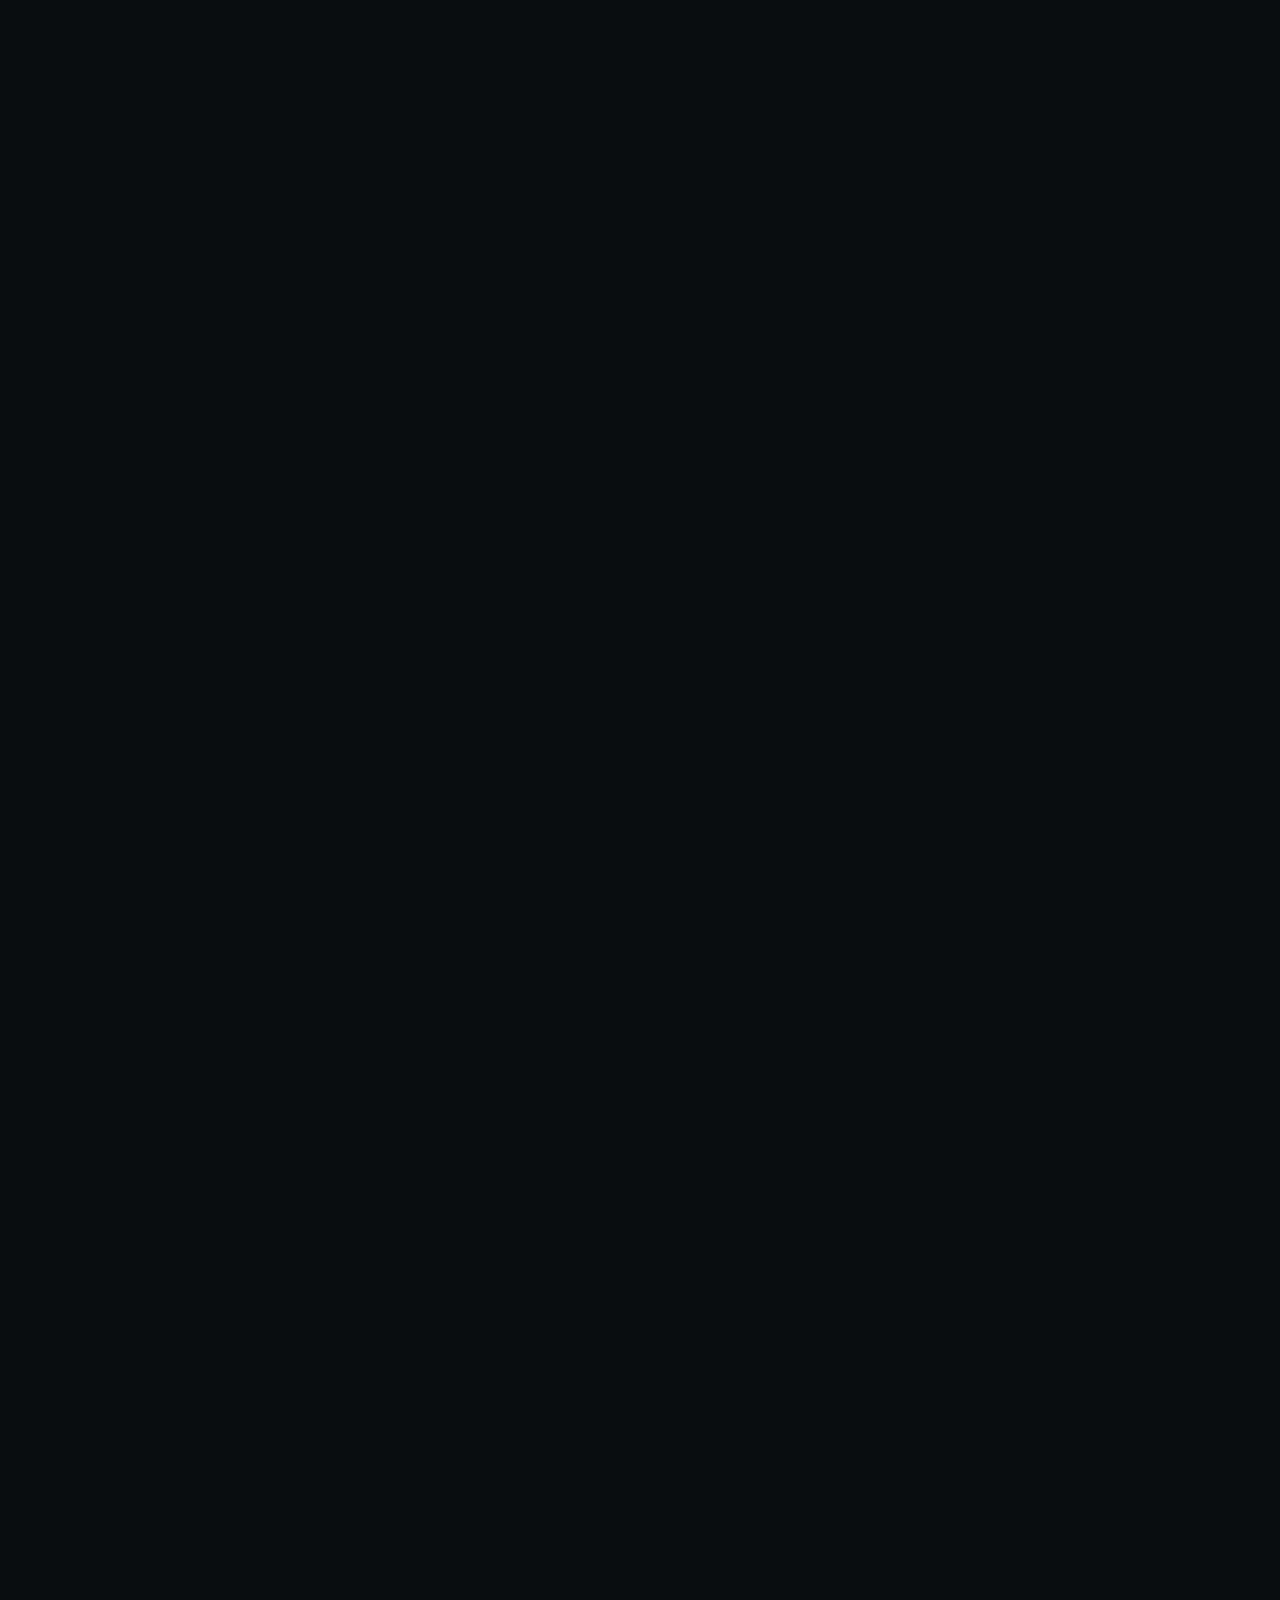
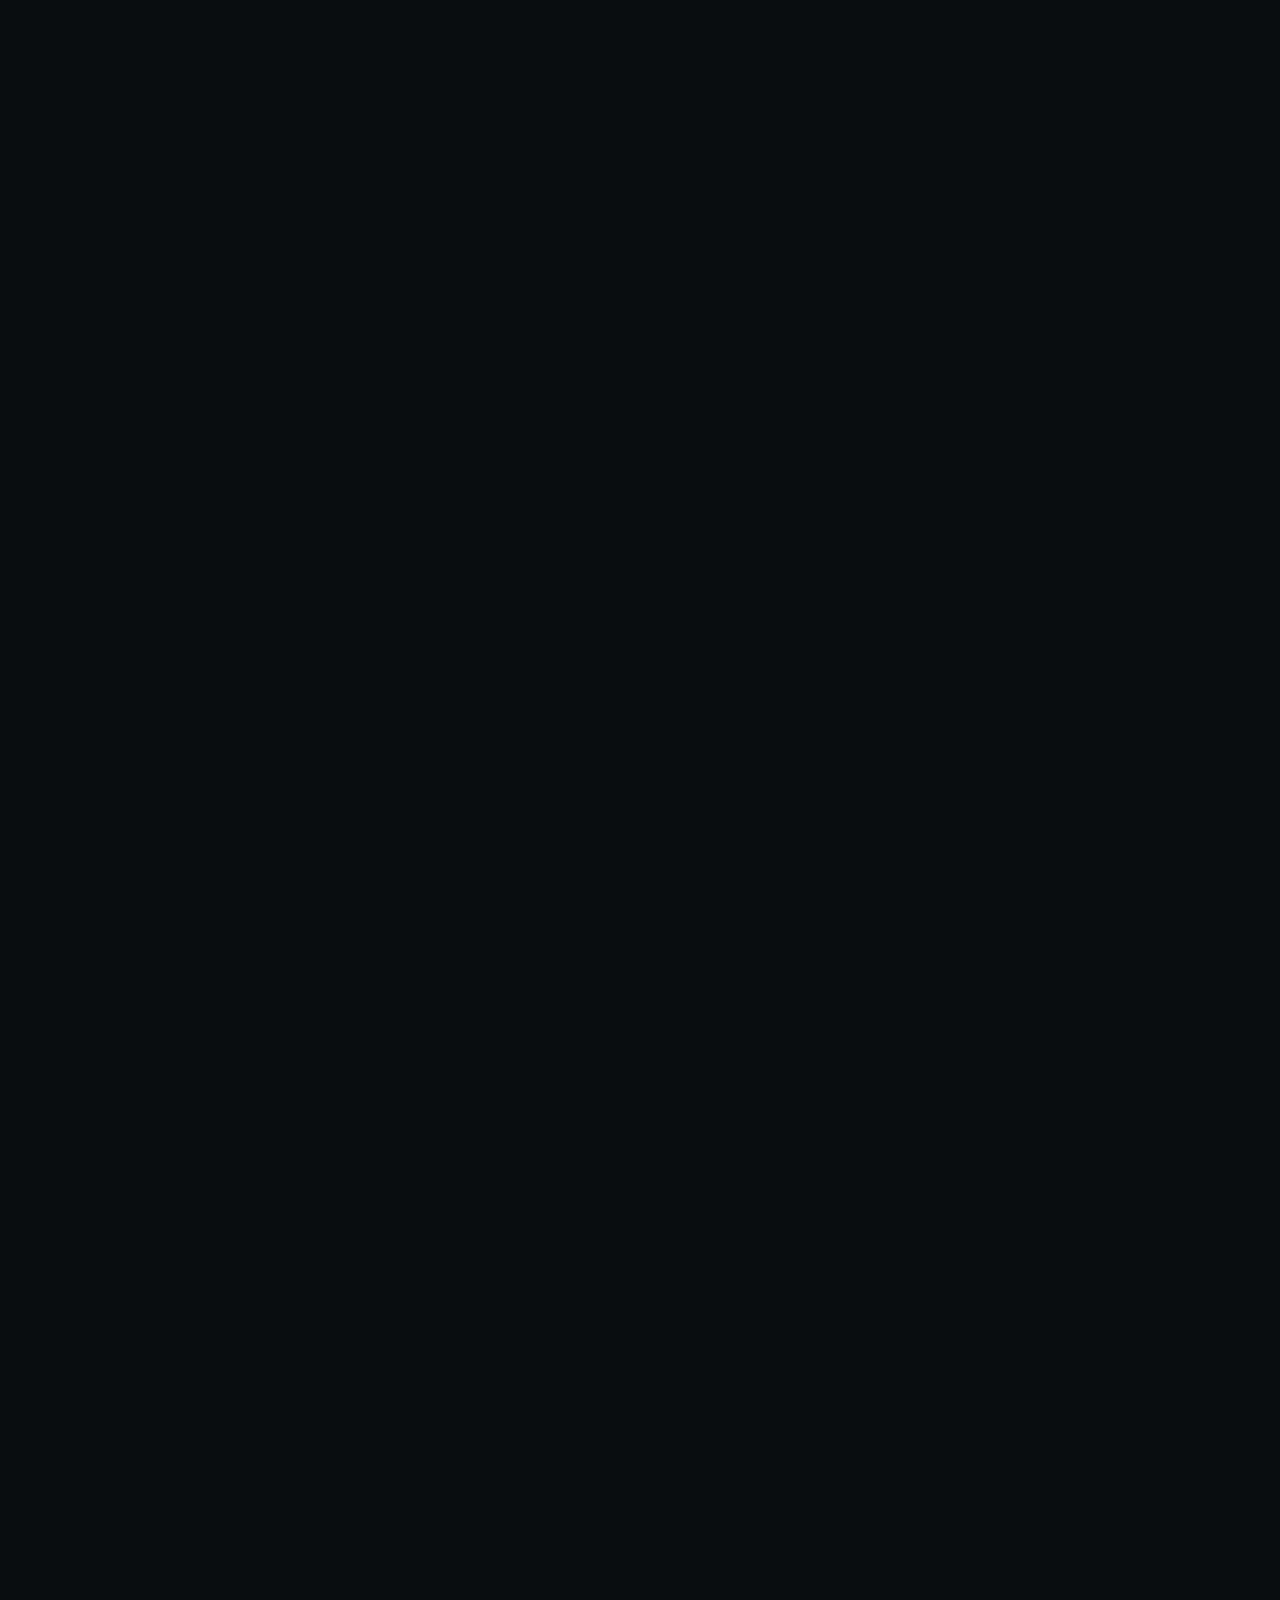
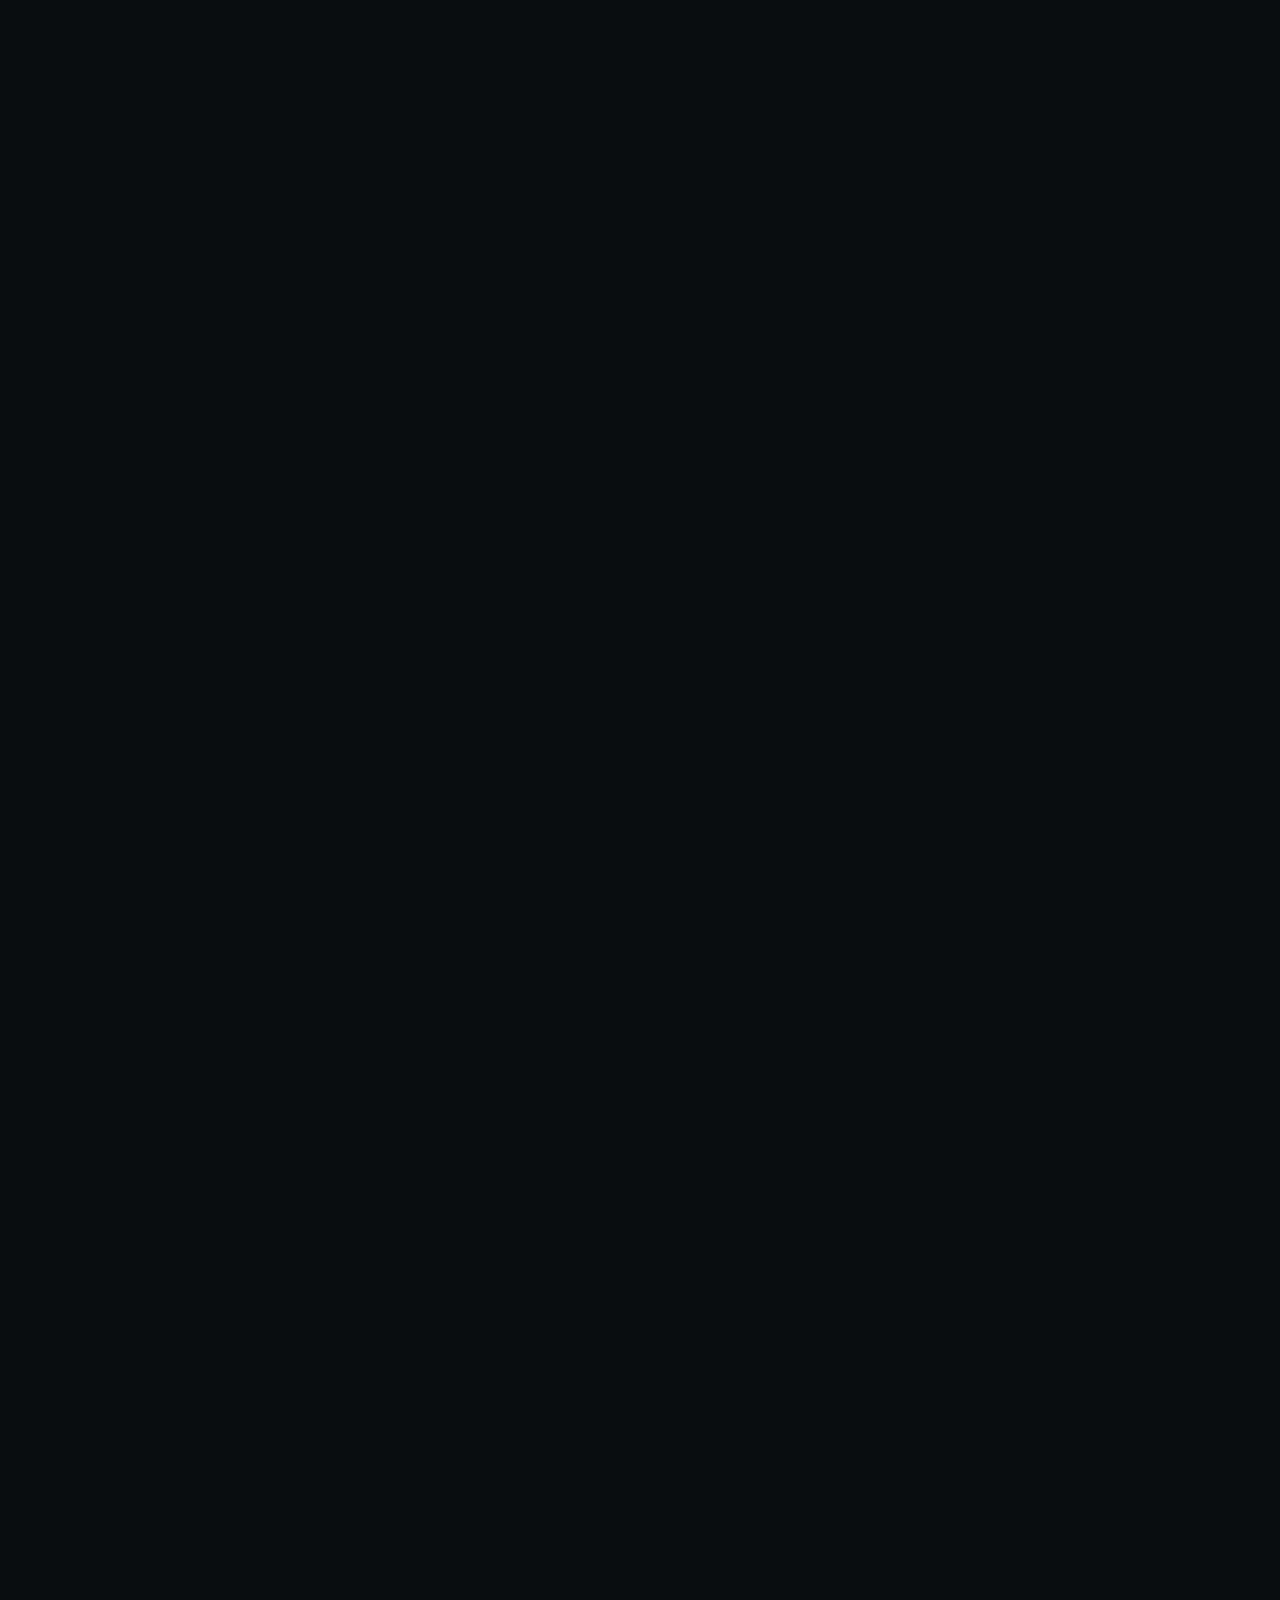
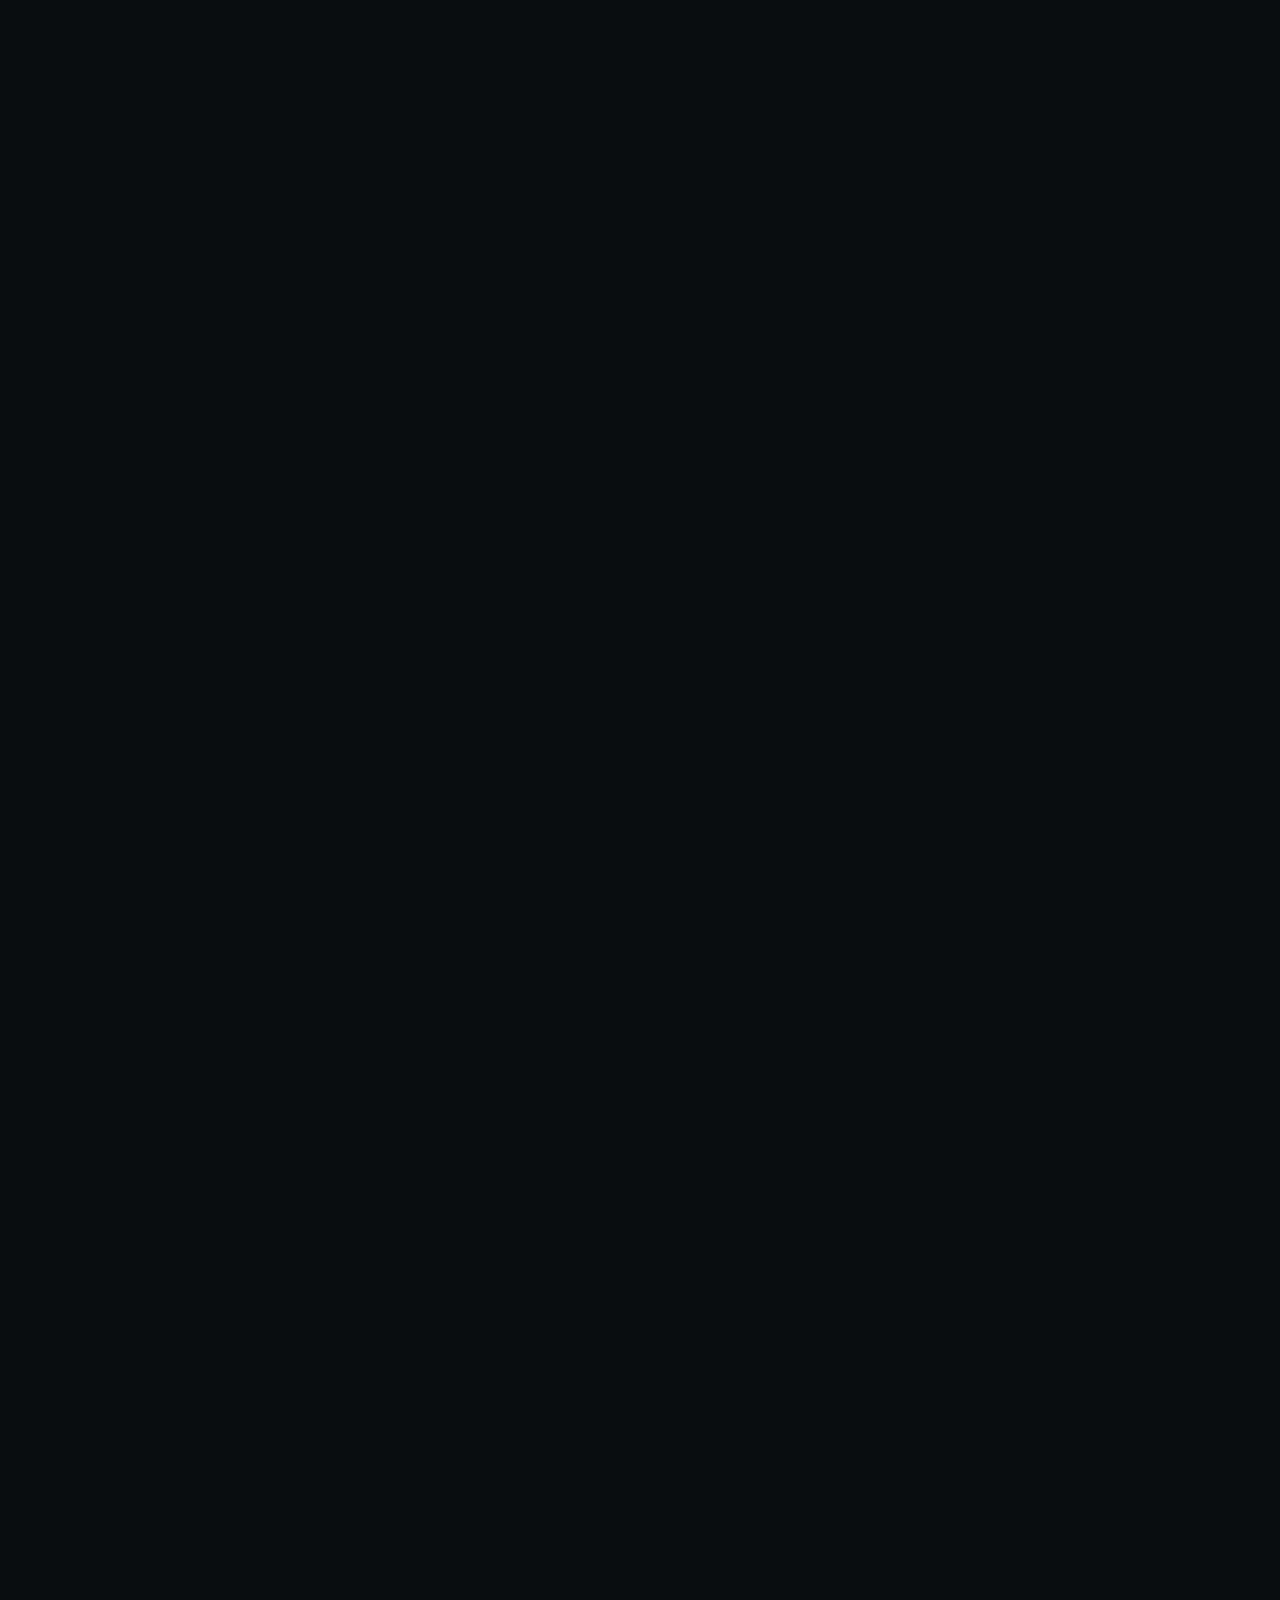
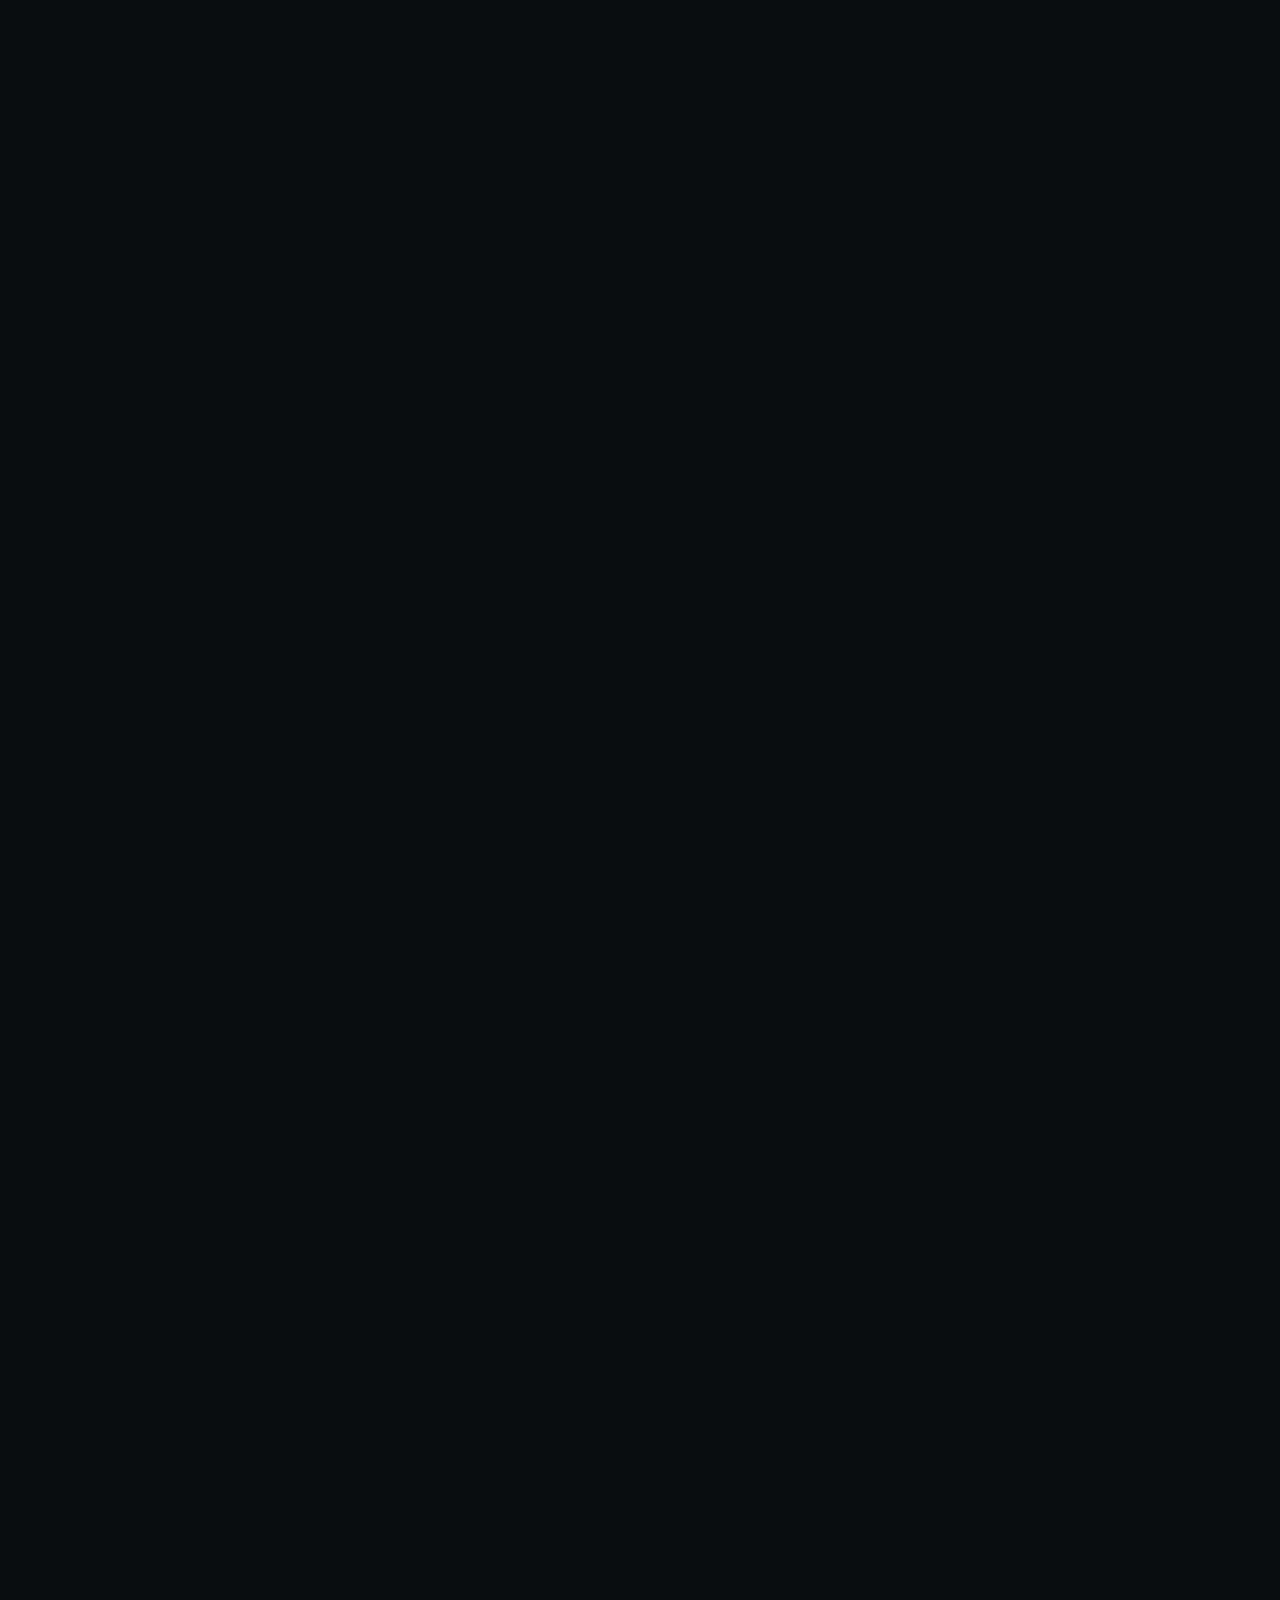
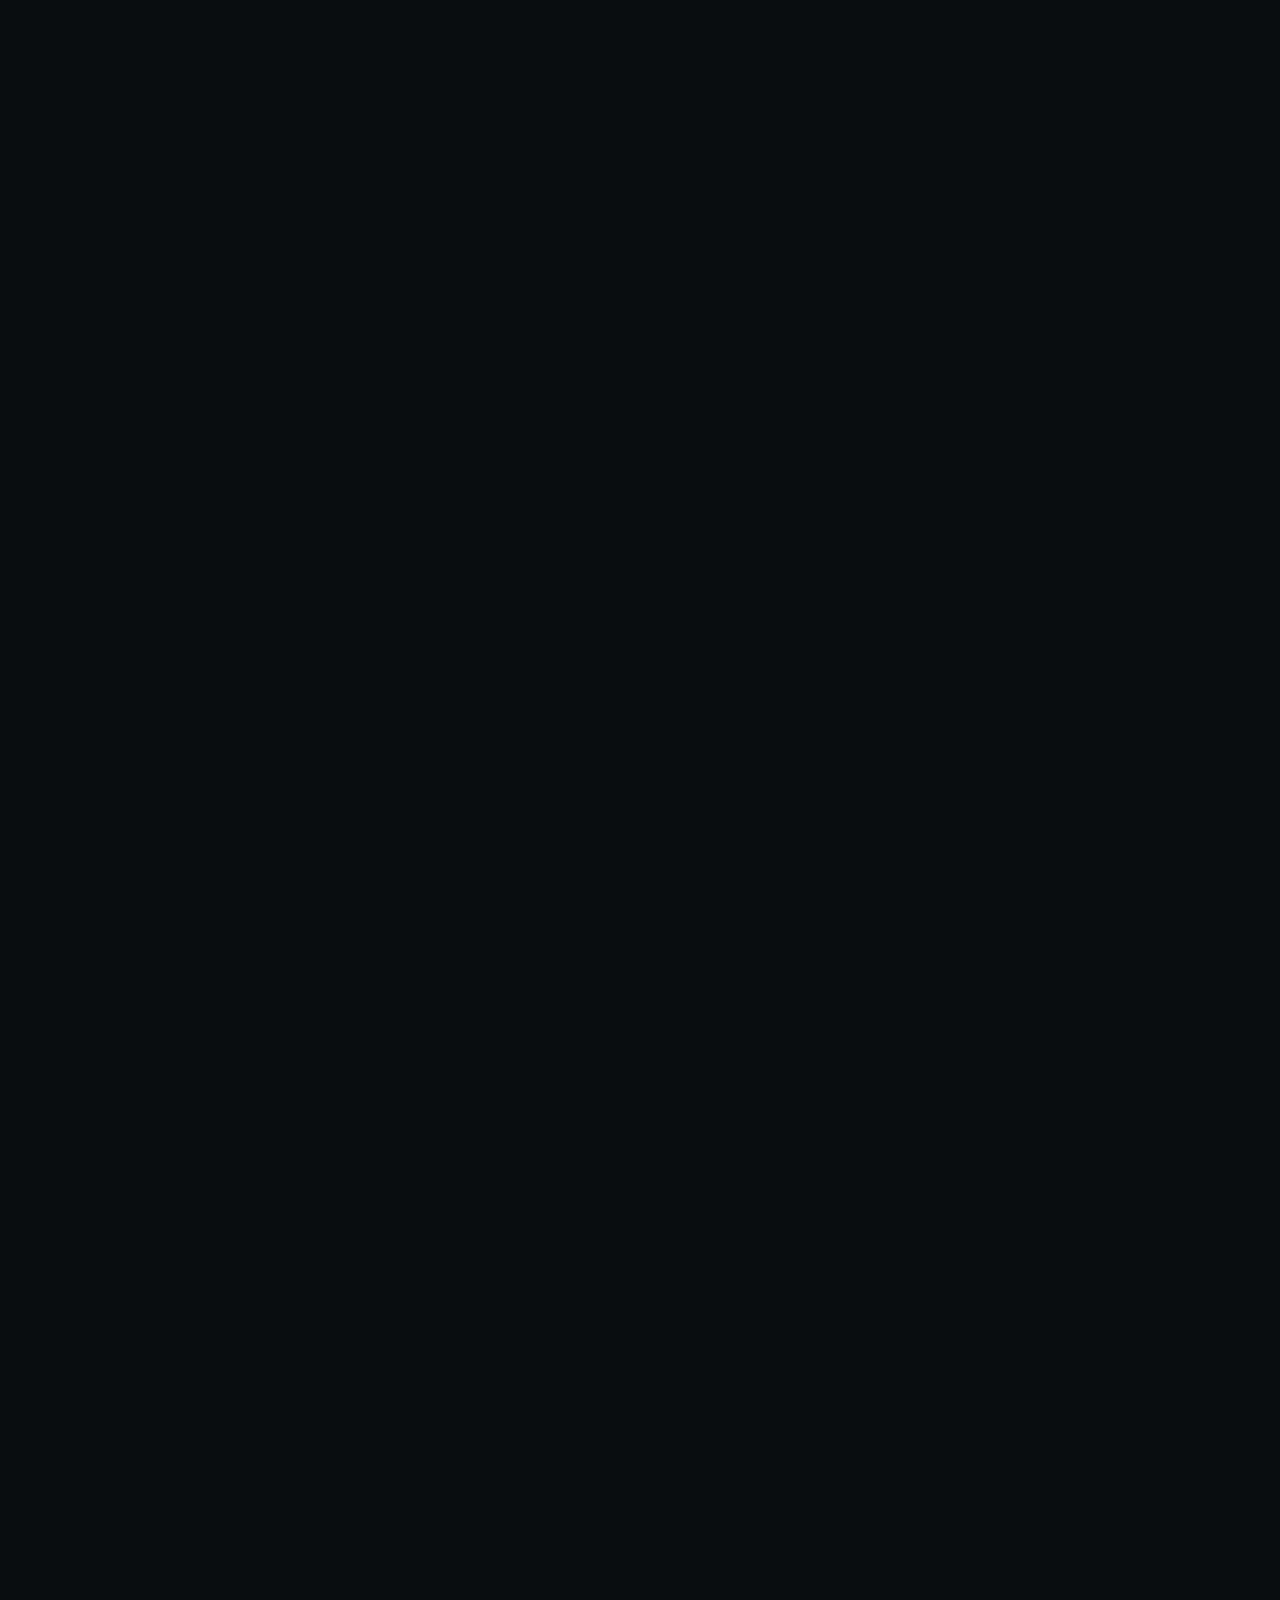
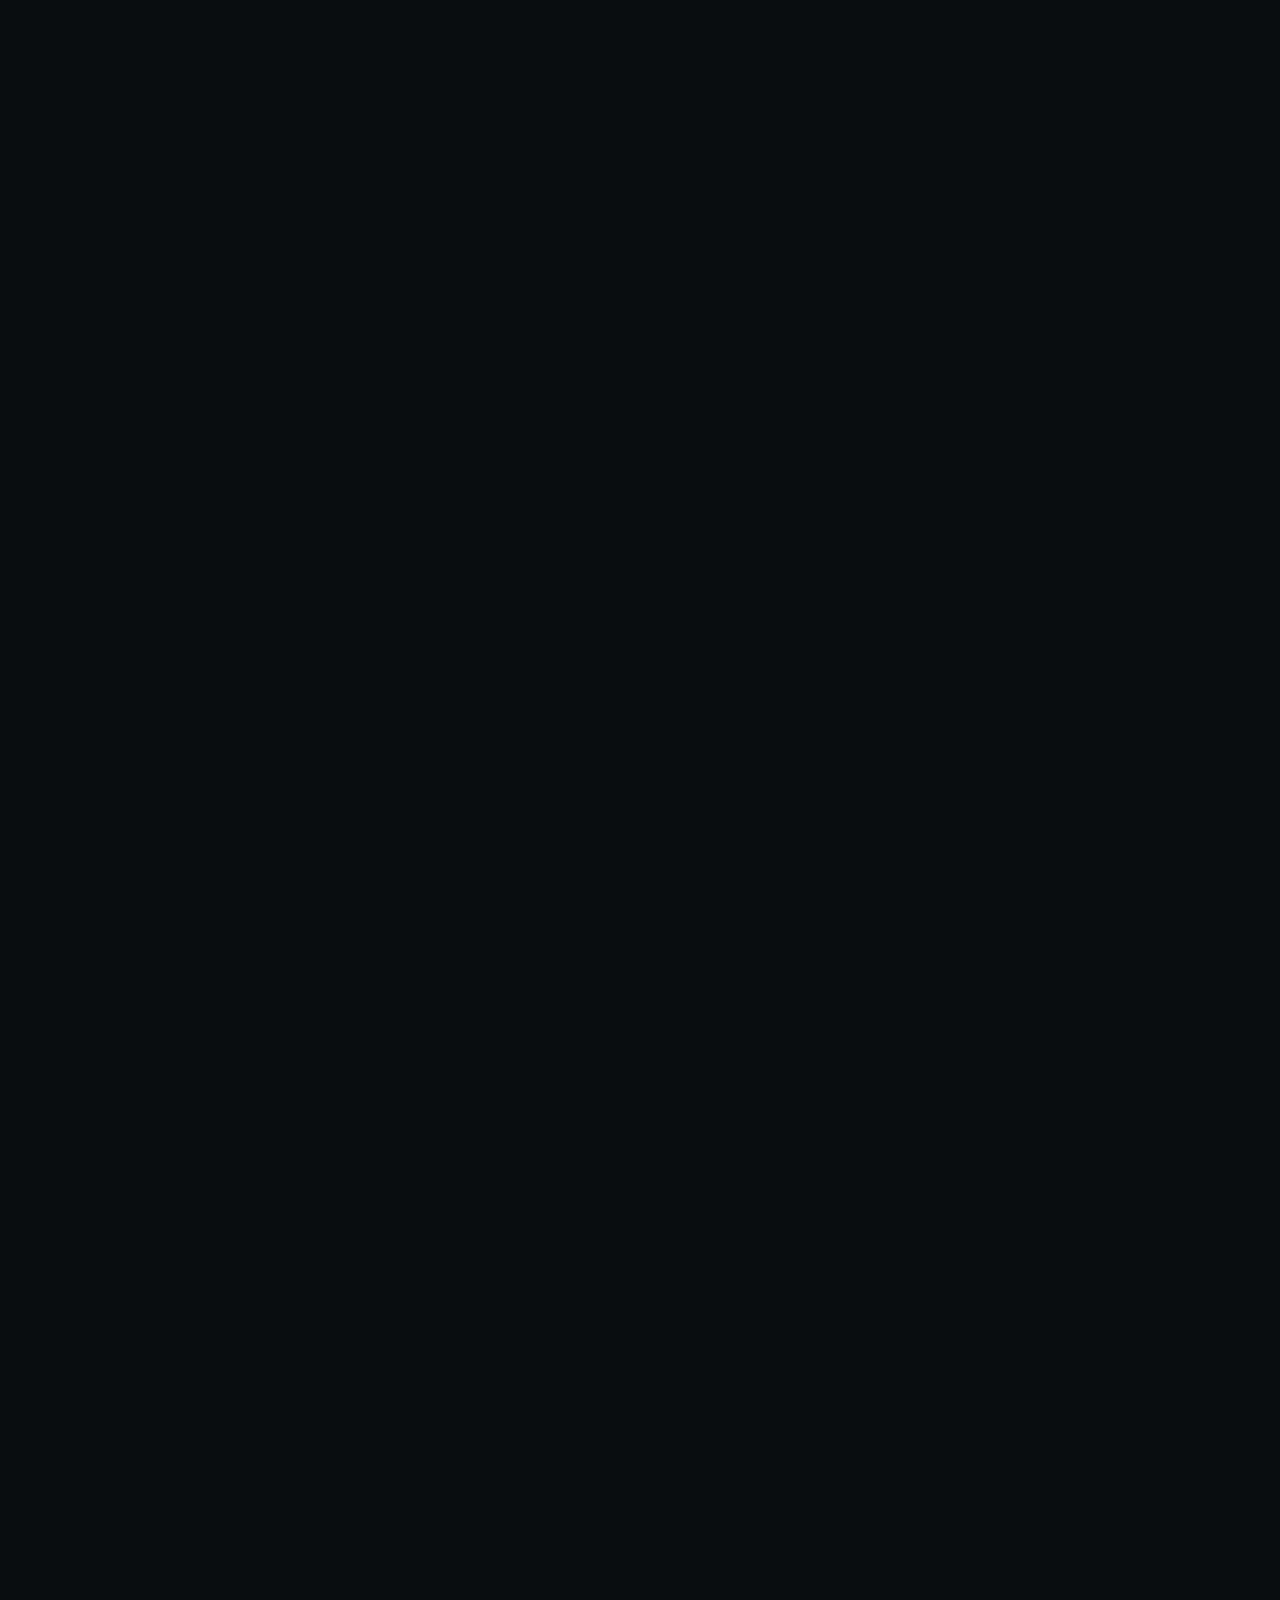
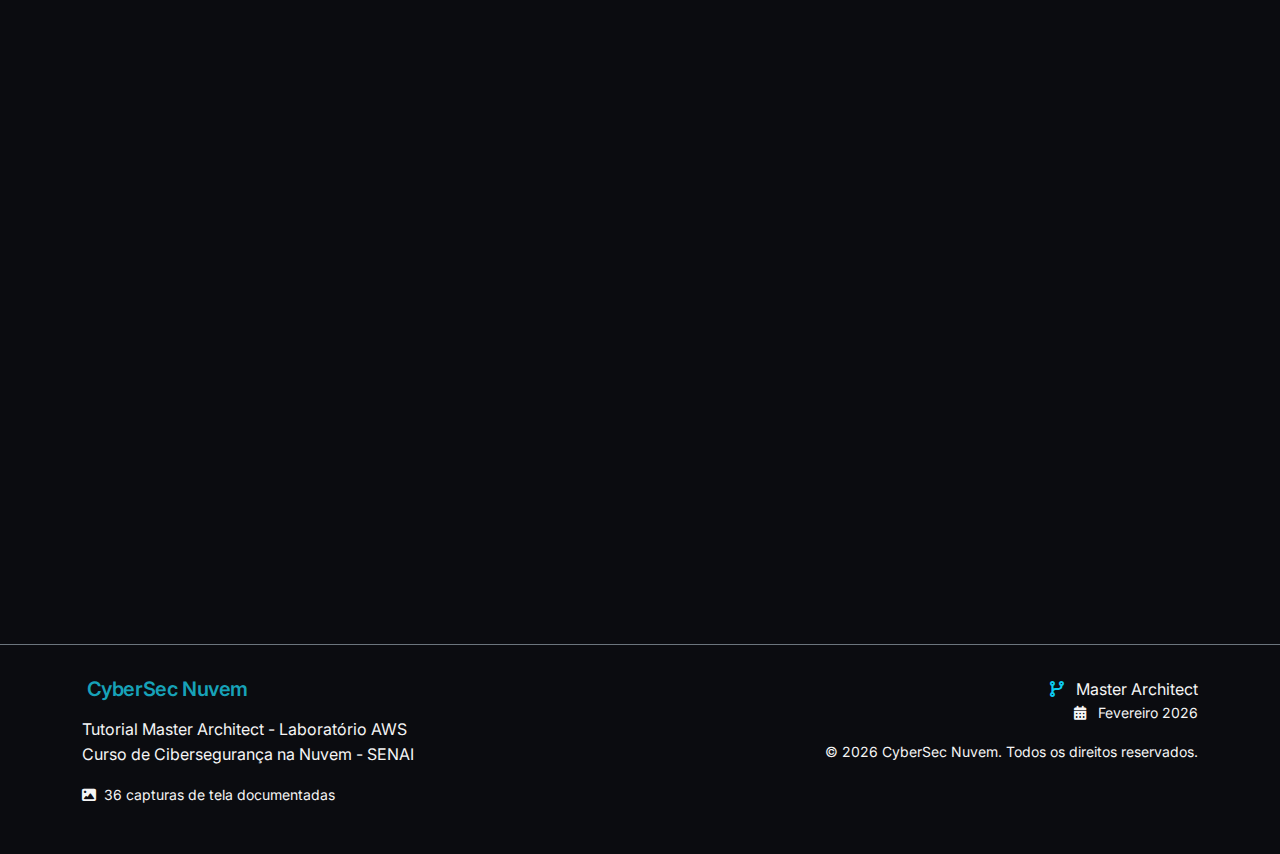
<file: pages/relatorio-aws-vpc.html>
<!doctype html>
<html lang="pt-br">
  <head>
    <meta charset="UTF-8" />
    <meta
      name="viewport"
      content="width=device-width, initial-scale=1.0, maximum-scale=1.0, user-scalable=yes"
    />
    <title>CyberSec Nuvem | Tutorial Master Architect - AWS Lab</title>

    <!-- Google Fonts -->
    <link
      href="https://fonts.googleapis.com/css2?family=Inter:wght@400;600;700&display=swap"
      rel="stylesheet"
    />

    <!-- Bootstrap CSS -->
    <link
      href="https://cdn.jsdelivr.net/npm/bootstrap@5.3.2/dist/css/bootstrap.min.css"
      rel="stylesheet"
    />

    <!-- Animate.css -->
    <link
      rel="stylesheet"
      href="https://cdnjs.cloudflare.com/ajax/libs/animate.css/4.1.1/animate.min.css"
    />

    <!-- Font Awesome -->
    <link
      rel="stylesheet"
      href="https://cdnjs.cloudflare.com/ajax/libs/font-awesome/6.4.2/css/all.min.css"
    />

    <!-- Favicon inline -->
    <link
      rel="icon"
      href="data:image/svg+xml,<svg xmlns='http://www.w3.org/2000/svg' viewBox='0 0 16 16'><text x='0' y='14' fill='%2317a2b8'>⚡</text></svg>"
    />

    <style>
      * {
        margin: 0;
        padding: 0;
        box-sizing: border-box;
      }

      body {
        background-color: #0b0c10;
        font-family: "Inter", sans-serif;
        color: #ffffff;
        line-height: 1.6;
      }

      h1,
      h2,
      h3,
      h4,
      h5,
      h6 {
        font-weight: 700;
        letter-spacing: -0.02em;
      }

      .display-5 {
        font-weight: 700;
        background: linear-gradient(135deg, #fff 0%, #17a2b8 100%);
        -webkit-background-clip: text;
        -webkit-text-fill-color: transparent;
        background-clip: text;
        margin-bottom: 1rem;
      }

      .lead {
        color: rgba(255, 255, 255, 0.7);
        font-weight: 400;
      }

      .text-white-50 {
        color: #f5f5f5 !important;
      }

      /* Cards */
      .card {
        background-color: #1a1e24 !important;
        border: 1px solid #6c757d !important;
        border-radius: 12px !important;
        transition:
          transform 0.3s ease,
          box-shadow 0.3s ease;
        overflow: hidden;
        height: 100%;
      }

      .card:hover {
        transform: translateY(-8px);
        box-shadow: 0 12px 24px rgba(23, 162, 184, 0.2);
        border-color: #17a2b8 !important;
      }

      .card-body {
        padding: 1.8rem;
      }

      .card-title {
        color: #17a2b8;
        font-weight: 600;
        margin-bottom: 1.5rem;
        display: flex;
        align-items: center;
        gap: 10px;
        font-size: 1.5rem;
        border-bottom: 1px solid #6c757d;
        padding-bottom: 0.8rem;
      }

      .card-title i {
        font-size: 2rem;
        filter: drop-shadow(0 0 6px rgba(23, 162, 184, 0.4));
      }

      .step-number {
        display: inline-block;
        background-color: #17a2b8;
        color: #0b0c10;
        font-weight: 700;
        width: 28px;
        height: 28px;
        border-radius: 50%;
        text-align: center;
        line-height: 28px;
        margin-right: 10px;
        font-size: 14px;
      }

      /* Navegação */
      .navbar {
        background-color: #0b0c10 !important;
        border-bottom: 1px solid #6c757d;
        padding: 1rem 0;
      }

      .navbar-brand {
        color: #17a2b8 !important;
        font-weight: 700;
        font-size: 1.5rem;
      }

      .navbar-brand i {
        margin-right: 8px;
        filter: drop-shadow(0 0 6px rgba(23, 162, 184, 0.4));
      }

      .nav-link text-white {
        color: rgba(255, 255, 255, 0.7) !important;
        font-weight: 500;
        transition: all 0.3s ease;
        margin: 0 8px;
      }

      .nav-link text-white:hover {
        color: #17a2b8 !important;
        transform: scale(1.05);
      }

      /* Containers de imagem */
      .lab-image-container {
        max-width: 100%;
        width: 100%;
        padding: 0 !important;
        background-color: transparent !important;
        border: 1px solid #6c757d !important;
        border-radius: 12px !important;
        overflow: hidden;
        display: inline-block;
        transition: all 0.3s ease;
        margin: 1.2rem 0;
      }

      .lab-image-container img {
        width: 100%;
        height: auto;
        display: block;
        border-radius: 8px;
        transition: transform 0.3s ease;
      }

      .lab-image-container:hover {
        border-color: #17a2b8 !important;
        box-shadow: 0 0 15px rgba(23, 162, 184, 0.3);
      }

      .lab-image-container:hover img {
        transform: scale(1.02);
      }

      .image-caption {
        background-color: rgba(0, 0, 0, 0.7);
        color: #17a2b8;
        padding: 8px 12px;
        font-size: 0.9rem;
        font-weight: 500;
        border-top: 1px solid #6c757d;
        margin-top: -4px;
      }

      .image-caption i {
        margin-right: 6px;
      }

      /* MOBILE: rolagem horizontal */
      @media (max-width: 768px) {
        .lab-image-container {
          overflow-x: auto !important;
          -webkit-overflow-scrolling: touch !important;
          white-space: nowrap !important;
          display: block !important;
          cursor: grab;
        }

        .lab-image-container img {
          width: auto !important;
          max-width: none !important;
          max-height: 250px !important;
          display: inline-block !important;
        }

        .lab-image-container::-webkit-scrollbar {
          height: 5px !important;
        }

        .lab-image-container::-webkit-scrollbar-track {
          background: #1a1a1a !important;
          border-radius: 10px !important;
        }

        .lab-image-container::-webkit-scrollbar-thumb {
          background: #17a2b8 !important;
          border-radius: 10px !important;
        }

        .lab-image-container::after {
          content: "⇆ deslize para ver a imagem completa ⇆";
          display: block !important;
          text-align: center !important;
          color: #17a2b8 !important;
          font-size: 12px !important;
          opacity: 0.7 !important;
          padding: 4px 0 !important;
          animation: pulse-arrow 1.5s infinite !important;
        }

        @keyframes pulse-arrow {
          0%,
          100% {
            opacity: 0.3;
            transform: translateX(0);
          }
          50% {
            opacity: 0.8;
            transform: translateX(5px);
          }
        }

        .navbar-nav {
          flex-direction: column !important;
          width: 100%;
        }

        .nav-item {
          width: 100%;
          text-align: center;
          padding: 0.5rem 0;
        }
      }

      /* Task badges */
      .task-badge {
        background-color: #17a2b8;
        color: #0b0c10;
        font-weight: 700;
        padding: 5px 15px;
        border-radius: 20px;
        display: inline-block;
        margin-bottom: 1rem;
        font-size: 0.9rem;
      }

      .task-badge i {
        margin-right: 5px;
      }

      .metric-item {
        display: inline-flex;
        align-items: center;
        background-color: rgba(23, 162, 184, 0.1);
        padding: 5px 15px;
        border-radius: 20px;
        margin: 5px;
        border: 1px solid rgba(23, 162, 184, 0.3);
      }

      .metric-item i {
        color: #17a2b8;
        margin-right: 8px;
      }

      /* Blocos de código */
      pre {
        background-color: #000000;
        border: 1px solid #6c757d;
        border-radius: 8px;
        padding: 1rem;
        color: #17a2b8;
        overflow-x: auto;
      }

      code {
        color: #17a2b8;
        background-color: #2d2d2d;
        padding: 2px 6px;
        border-radius: 4px;
      }

      /* Alertas */
      .alert-tip {
        background-color: rgba(23, 162, 184, 0.1);
        border-left: 4px solid #17a2b8;
        padding: 1rem;
        border-radius: 8px;
        margin: 1rem 0;
        color: #fefefe !important;
      }

      .alert-tip i {
        color: #17a2b8 !important;
        margin-right: 10px;
      }

      .alert-obstacle {
        background-color: rgba(220, 53, 69, 0.1);
        border-left: 4px solid #dc3545;
        padding: 1rem;
        border-radius: 8px;
        margin: 1rem 0;
      }

      .alert-obstacle i {
        color: #dc3545;
        margin-right: 10px;
      }

      .alert-success {
        background-color: rgba(40, 167, 69, 0.1);
        border-left: 4px solid #28a745;
        padding: 1rem;
        border-radius: 8px;
        margin: 1rem 0;
      }

      .alert-success i {
        color: #28a745;
        margin-right: 10px;
      }

      /* Footer */
      footer {
        background-color: #0b0c10;
        border-top: 1px solid #6c757d;
        padding: 2rem 0;
        margin-top: 3rem;
      }

      /* Navegação entre tasks */
      .task-nav {
        position: sticky;
        top: 20px;
        background-color: #1a1e24;
        border: 1px solid #6c757d;
        border-radius: 12px;
        padding: 1rem;
        margin-bottom: 2rem;
      }

      .task-nav a {
        color: rgba(255, 255, 255, 0.7);
        text-decoration: none;
        display: block;
        padding: 0.5rem;
        border-radius: 6px;
        transition: all 0.3s ease;
      }

      .task-nav a:hover {
        color: #17a2b8;
        background-color: rgba(23, 162, 184, 0.1);
        transform: translateX(5px);
      }

      .task-nav a i {
        margin-right: 8px;
        width: 20px;
      }

      /* Animações */
      .animate-on-scroll {
        opacity: 0;
        transform: translateY(20px);
        transition: all 0.6s ease;
      }

      .animate-on-scroll.visible {
        opacity: 1;
        transform: translateY(0);
      }
      h5 {
        color: #17a2b8;
        font-weight: 600;
        margin-bottom: 1rem;
      }
      .alert-obstacle.mt-3,
      .alert-success.mt-3,
      .alert-obstacle.mt-2,
      .alert-obstacle.mb-3,
      .alert-success.mb-3 {
        color: #babcbd !important;
      }
    </style>
  </head>
  <body>
    <!-- Navbar -->
    <nav class="navbar navbar-expand-lg navbar-dark">
      <div class="container">
        <h1 class="h3 mb-0 text-white">
          <a href="/index.html" class="text-white text-decoration-none">
            <i class="fas fa-cloud-upload-alt me-2"></i>CyberSec Nuvem
          </a>
        </h1>
        <button
          class="navbar-toggler"
          type="button"
          data-bs-toggle="collapse"
          data-bs-target="#navbarNav"
        >
          <span class="navbar-toggler-icon"></span>
        </button>
        <div class="collapse navbar-collapse" id="navbarNav">
          <ul class="navbar-nav ms-auto">
            <li class="nav-item">
              <a class="nav-link text-white" href="/index.html"
                ><i class="fas fa-home"></i> Início</a
              >
            </li>
            <li class="nav-item">
              <a class="nav-link text-white active" href="/pages/lab-aws.html"
                ><i class="fas fa-flask"></i> Laboratório</a
              >
            </li>
            <li class="nav-item">
              <a class="nav-link text-white" href="#"
                ><i class="fas fa-book-open"></i> Documentação</a
              >
            </li>
          </ul>
        </div>
      </div>
    </nav>

    <!-- Header -->
    <header class="container mt-5 animate__animated animate__fadeIn">
      <div class="row">
        <div class="col-12">
          <div class="d-flex flex-wrap align-items-center mb-3">
            <span class="task-badge"
              ><i class="fas fa-microscope"></i> Master Architect</span
            >
            <span
              class="task-badge"
              style="
                background-color: transparent;
                border: 1px solid #17a2b8;
                color: #17a2b8;
              "
            >
              <i class="fas fa-cloud"></i> AWS Lab
            </span>
          </div>
          <h1 class="display-5">
            Arquitetura de Rede Segura e Bastion Host na AWS
          </h1>
          <p class="lead">
            Tutorial completo passo a passo: configuração de VPC segmentada,
            Security Groups, NACLs e acesso a instâncias privadas via Bastion
            Host
          </p>

          <div class="mt-4">
            <div class="metric-item">
              <i class="fas fa-clock"></i> 4h de laboratório
            </div>
            <div class="metric-item">
              <i class="fas fa-chart-line"></i> Nível: Avançado
            </div>
            <div class="metric-item">
              <i class="fas fa-exclamation-triangle"></i> 6 obstáculos superados
            </div>
            <div class="metric-item">
              <i class="fas fa-image"></i> 36 capturas de tela
            </div>
          </div>
        </div>
      </div>
    </header>

    <div class="container">
      <div class="row">
        <!-- Sidebar com navegação -->
        <div class="col-lg-3">
          <div class="task-nav animate-on-scroll">
            <h5 class="text-white mb-3">
              <i class="fas fa-list text-info me-2"></i>Tasks
            </h5>
            <a href="#task0"
              ><i class="fas fa-play"></i> Task 0 - Setup Inicial</a
            >
            <a href="#task1"
              ><i class="fas fa-clipboard-list"></i> Task 1 - Reconhecimento
              EC2</a
            >
            <a href="#task2"
              ><i class="fas fa-route"></i> Task 2 - Organização de Redes</a
            >
            <a href="#task3"
              ><i class="fas fa-shield-alt"></i> Task 3 - Segurança em
              Camadas</a
            >
            <a href="#task4"
              ><i class="fas fa-network-wired"></i> Task 4 - Validação de
              Saída</a
            >
            <a href="#task5"
              ><i class="fas fa-map"></i> Task 5 - Mapeamento NACL</a
            >
            <a href="#task6"
              ><i class="fas fa-server"></i> Task 6 - Bastion Host</a
            >
            <a href="#task7"
              ><i class="fas fa-terminal"></i> Task 7 - SSH Jump</a
            >
            <a href="#task8"
              ><i class="fas fa-globe"></i> Task 8 - Validação Web</a
            >
          </div>
        </div>

        <!-- Conteúdo principal -->
        <div class="col-lg-9">
          <!-- TASK 0: Setup Inicial -->
          <section id="task0" class="mb-5 animate-on-scroll">
            <div class="card">
              <div class="card-body">
                <h2 class="card-title">
                  <i class="fas fa-play-circle"></i>
                  Task 0: Setup Inicial do Laboratório
                </h2>

                <div class="step">
                  <p class="text-white-50">
                    Configuração inicial do ambiente AWS para o laboratório de
                    VPC segmentada e Bastion Host.
                  </p>

                  <div class="lab-image-container">
                    <img
                      src="/images/relatorio/00_Lab_Initial_Setup.png"
                      alt="Setup inicial do laboratório AWS"
                      loading="lazy"
                    />
                    <div class="image-caption">
                      <i class="fas fa-camera"></i> Figura 0: Configuração
                      inicial do ambiente - VPC, sub-redes e instâncias base
                    </div>
                  </div>

                  <div class="alert-tip">
                    <i class="fas fa-info-circle"></i>
                    <strong>Setup base:</strong> Ambiente preparado com VPC,
                    sub-redes pública e privada, e instâncias EC2 provisionadas.
                  </div>
                </div>
              </div>
            </div>
          </section>

          <!-- TASK 1: Reconhecimento EC2 -->
          <section id="task1" class="mb-5 animate-on-scroll">
            <div class="card">
              <div class="card-body">
                <h2 class="card-title">
                  <i class="fas fa-clipboard-list"></i>
                  Task 1: Reconhecimento do Ambiente e Inventário EC2
                </h2>

                <p class="text-white-50">
                  Antes de iniciar as configurações de rede e segurança,
                  acessamos o console do Amazon EC2 para validar o estado das
                  instâncias provisionadas para o laboratório. Esta etapa é
                  crucial para identificar os endereços IPs e as zonas de
                  disponibilidade onde os servidores estão operando.
                </p>

                <div class="step mt-4">
                  <h5>
                    <span class="step-number">1</span> Visualização do Painel
                    EC2
                  </h5>
                  <p class="text-white-50">
                    Navegação até o painel "Instâncias" com filtro ativo para
                    Estado da instância = running.
                  </p>

                  <div class="lab-image-container">
                    <img
                      src="/images/relatorio/01_EC2_Inventory_Running_Instances.png"
                      alt="Inventário de instâncias EC2"
                      loading="lazy"
                    />
                    <div class="image-caption">
                      <i class="fas fa-camera"></i> Figura 1: Visualização do
                      Painel EC2 - Verificação de Instâncias em Execução e IPs
                      de Rede
                    </div>
                  </div>

                  <p class="text-white-50 mt-2">
                    <strong>Observação Técnica:</strong> Notamos a presença de
                    três instâncias: ProxyServer1, ProxyServer2 e o AppServer. É
                    importante observar que apenas os ProxyServers possuem DNS
                    IPv4 público, enquanto o AppServer está isolado, reafirmando
                    a necessidade de uma arquitetura de Bastion Host para o
                    acesso.
                  </p>
                </div>

                <div class="step mt-4">
                  <h5>
                    <span class="step-number">2</span> Lista Completa de
                    Instâncias
                  </h5>
                  <p class="text-white-50">
                    Visão geral do console EC2 mostrando todas as instâncias e
                    seus status.
                  </p>

                  <div class="lab-image-container">
                    <img
                      src="/images/relatorio/04_EC2_Console_Instances_List.png"
                      alt="Lista de instâncias no console EC2"
                      loading="lazy"
                    />
                    <div class="image-caption">
                      <i class="fas fa-camera"></i> Figura 2: Console EC2 -
                      Lista completa de instâncias com detalhes de IPs e VPC
                    </div>
                  </div>
                </div>

                <div class="step mt-4">
                  <h5>
                    <span class="step-number">3</span> Detalhes de Segurança do
                    AppServer
                  </h5>
                  <p class="text-white-50">
                    Acessando a aba de segurança da instância AppServer para
                    identificar os grupos associados.
                  </p>

                  <div class="lab-image-container">
                    <img
                      src="/images/relatorio/03_EC2_AppServer_Security_Tab.png"
                      alt="Aba de segurança do AppServer"
                      loading="lazy"
                    />
                    <div class="image-caption">
                      <i class="fas fa-camera"></i> Figura 3: AppServer - Aba de
                      segurança mostrando o Security Group associado
                    </div>
                  </div>
                </div>

                <div class="alert-obstacle mt-3">
                  <i class="fas fa-exclamation-triangle"></i>
                  <strong>Ponto crítico:</strong> O AppServer está em sub-rede
                  privada sem IP público - acesso só é possível através de um
                  Bastion Host.
                </div>
              </div>
            </div>
          </section>

          <!-- TASK 2: Organização de Redes (VPC & Route Tables) -->
          <section id="task2" class="mb-5 animate-on-scroll">
            <div class="card">
              <div class="card-body">
                <h2 class="card-title">
                  <i class="fas fa-route"></i>
                  Task 2: Organização de Redes (VPC & Route Tables)
                </h2>

                <p class="text-white-50">
                  A base de uma nuvem segura é o roteamento. Para configurar a
                  segurança, precisamos primeiro organizar as tabelas de rotas
                  que controlam o fluxo de dados na VPC.
                </p>

                <div class="step mt-4">
                  <h5>
                    <span class="step-number">1</span> Identificação da Tabela
                    de Roteamento (Status Inicial)
                  </h5>
                  <p class="text-white-50">
                    Localizamos a tabela genérica criada pelo sistema. A tabela
                    vinculada à sub-rede privada estava nomeada como "changeme",
                    dificultando a auditoria.
                  </p>

                  <div class="lab-image-container">
                    <img
                      src="/images/relatorio/02_VPC_RouteTable_changeme.png"
                      alt="Tabela de rotas com tag changeme"
                      loading="lazy"
                    />
                    <div class="image-caption">
                      <i class="fas fa-camera"></i> Figura 4: Identificação da
                      tabela de rotas original com a tag pendente de alteração
                      (changeme)
                    </div>
                  </div>
                </div>

                <div class="step mt-4">
                  <h5>
                    <span class="step-number">2</span> Padronização de
                    Nomenclatura
                  </h5>
                  <p class="text-white-50">
                    Aplicamos a nomenclatura correta para alinhar o ambiente ao
                    padrão de arquitetura da AWS. Editamos a tag Name de
                    "changeme" para "Private".
                  </p>

                  <div class="lab-image-container">
                    <img
                      src="/images/relatorio/02_VPC_RouteTable_Rename_Private.png"
                      alt="Renomeação da tabela de rotas"
                      loading="lazy"
                    />
                    <div class="image-caption">
                      <i class="fas fa-camera"></i> Figura 5: Conclusão da Task
                      2 - Tabela de rotas devidamente renomeada para "Private"
                    </div>
                  </div>
                </div>

                <div class="step mt-4">
                  <h5>
                    <span class="step-number">3</span> Detalhamento da Rota
                    Privada
                  </h5>
                  <p class="text-white-50">
                    Validamos que a tabela Private gerencia apenas o tráfego
                    interno, sem rotas para Internet Gateway.
                  </p>

                  <div class="lab-image-container">
                    <img
                      src="/images/relatorio/02_VPC_RouteTable_Private_Detail.png"
                      alt="Detalhe da tabela de rotas privada"
                      loading="lazy"
                    />
                    <div class="image-caption">
                      <i class="fas fa-camera"></i> Figura 6: Detalhamento da
                      tabela de rotas privada - apenas tráfego interno
                    </div>
                  </div>
                </div>

                <div class="step mt-4">
                  <h5>
                    <span class="step-number">4</span> Detalhamento da Rota
                    Pública
                  </h5>
                  <p class="text-white-50">
                    Validamos que a tabela Public possui rotas para o Internet
                    Gateway (IGW), permitindo tráfego externo.
                  </p>

                  <div class="lab-image-container">
                    <img
                      src="/images/relatorio/02_VPC_RouteTable_Public_Detail.png"
                      alt="Detalhe da tabela de rotas pública"
                      loading="lazy"
                    />
                    <div class="image-caption">
                      <i class="fas fa-camera"></i> Figura 7: Detalhamento da
                      tabela de rotas pública - com rota para Internet Gateway
                    </div>
                  </div>
                </div>

                <div class="step mt-4">
                  <h5>
                    <span class="step-number">5</span> Visualização Consolidada
                    das Rotas
                  </h5>
                  <p class="text-white-50">
                    Visão geral das tabelas de roteamento configuradas no
                    ambiente.
                  </p>

                  <div class="lab-image-container">
                    <img
                      src="/images/relatorio/tablelas_rotas.png"
                      alt="Tabelas de rotas consolidadas"
                      loading="lazy"
                    />
                    <div class="image-caption">
                      <i class="fas fa-camera"></i> Figura 8: Visão geral das
                      tabelas de roteamento da VPC
                    </div>
                  </div>
                </div>

                <div class="alert-success mt-3">
                  <i class="fas fa-check-circle"></i>
                  <strong>Resultado:</strong> Nomenclatura padronizada facilita
                  governança e operação do ambiente.
                </div>
              </div>
            </div>
          </section>

          <!-- TASK 3: Segurança em Camadas (Security Groups) -->
          <section id="task3" class="mb-5 animate-on-scroll">
            <div class="card">
              <div class="card-body">
                <h2 class="card-title">
                  <i class="fas fa-shield-alt"></i>
                  Task 3: Segurança em Camadas (Security Groups)
                </h2>

                <p class="text-white-50">
                  Implementamos o conceito de Segurança East-West, restringindo
                  o acesso ao AppServer apenas através dos proxies autorizados.
                </p>

                <div class="step mt-4">
                  <h5>
                    <span class="step-number">1</span> Regras Iniciais de
                    Entrada
                  </h5>
                  <p class="text-white-50">
                    Verificação inicial das regras de entrada do Security Group
                    do AppServer.
                  </p>

                  <div class="lab-image-container">
                    <img
                      src="/images/relatorio/05_SecurityGroup_Inbound_Rules_Initial.png"
                      alt="Regras iniciais de entrada"
                      loading="lazy"
                    />
                    <div class="image-caption">
                      <i class="fas fa-camera"></i> Figura 9: AppServerSG -
                      Regras de entrada iniciais (porta 80 liberada para
                      qualquer origem)
                    </div>
                  </div>
                </div>

                <div class="step mt-4">
                  <h5>
                    <span class="step-number">2</span> Interface de Edição de
                    Regras
                  </h5>
                  <p class="text-white-50">
                    Acessando a interface de edição das regras de entrada para
                    configurar restrições.
                  </p>

                  <div class="lab-image-container">
                    <img
                      src="/images/relatorio/06_SecurityGroup_Edit_Interface.png"
                      alt="Interface de edição de regras"
                      loading="lazy"
                    />
                    <div class="image-caption">
                      <i class="fas fa-camera"></i> Figura 10: Interface de
                      edição de regras de entrada do Security Group
                    </div>
                  </div>
                </div>

                <div class="step mt-4">
                  <h5>
                    <span class="step-number">3</span> Identificação do ID do
                    ProxySG1
                  </h5>
                  <p class="text-white-50">
                    Verificando o ID do Security Group do primeiro proxy para
                    configurar a origem restrita.
                  </p>

                  <div class="lab-image-container">
                    <img
                      src="/images/relatorio/06_SecurityGroup_Proxy1_ID_Check.png"
                      alt="ID do ProxySG1"
                      loading="lazy"
                    />
                    <div class="image-caption">
                      <i class="fas fa-camera"></i> Figura 11: Identificação do
                      ID do Security Group do ProxyServer1
                      (sg-08e81a1b52c955db9)
                    </div>
                  </div>
                </div>

                <div class="step mt-4">
                  <h5>
                    <span class="step-number">4</span> Identificação do ID do
                    ProxySG2
                  </h5>
                  <p class="text-white-50">
                    Verificando o ID do Security Group do segundo proxy.
                  </p>

                  <div class="lab-image-container">
                    <img
                      src="/images/relatorio/07_SecurityGroup_Proxy2_ID_Check.png"
                      alt="ID do ProxySG2"
                      loading="lazy"
                    />
                    <div class="image-caption">
                      <i class="fas fa-camera"></i> Figura 12: Identificação do
                      ID do Security Group do ProxyServer2
                      (sg-0fdba46bc6559744b)
                    </div>
                  </div>
                </div>

                <div class="step mt-4">
                  <h5>
                    <span class="step-number">5</span> O Desafio de Configuração
                  </h5>
                  <p class="text-white-50">
                    Ao tentar restringir o acesso, identificamos que a console
                    AWS exige a validação dos IDs através de lista suspensa.
                    Inserção manual resulta em erro.
                  </p>

                  <div class="lab-image-container">
                    <img
                      src="/images/relatorio/08_Troubleshooting_SG_Selection_Error.png"
                      alt="Erro de validação"
                      loading="lazy"
                    />
                    <div class="image-caption">
                      <i class="fas fa-camera"></i> Figura 13: Erro de validação
                      ao tentar inserir ID de Security Group manualmente
                    </div>
                  </div>

                  <div class="alert-obstacle mt-2">
                    <i class="fas fa-exclamation-triangle"></i>
                    <strong>Obstáculo #1:</strong> A console AWS não aceita
                    inserção manual de Security Group IDs - é necessário
                    selecionar da lista suspensa.
                  </div>
                </div>

                <div class="step mt-4">
                  <h5>
                    <span class="step-number">6</span> A Solução: Seleção via
                    Lista Suspensa
                  </h5>
                  <p class="text-white-50">
                    Configuramos a origem como "Personalizado" e selecionamos os
                    IDs diretamente da lista suspensa.
                  </p>

                  <div class="lab-image-container">
                    <img
                      src="/images/relatorio/09_SecurityGroup_AppServer_Custom_Source_Fix.png"
                      alt="Correção com seleção da lista"
                      loading="lazy"
                    />
                    <div class="image-caption">
                      <i class="fas fa-camera"></i> Figura 14: Configuração
                      correta - seleção dos Security Group IDs via lista
                      suspensa
                    </div>
                  </div>
                </div>

                <div class="step mt-4">
                  <h5>
                    <span class="step-number">7</span> Regras Aplicadas com
                    Sucesso
                  </h5>
                  <p class="text-white-50">
                    As regras foram aplicadas com sucesso. Agora apenas
                    instâncias dos grupos ProxySG podem acessar a porta 80 do
                    AppServer.
                  </p>

                  <div class="lab-image-container">
                    <img
                      src="/images/relatorio/10_SecurityGroup_AppServer_Rules_Applied_Success.png"
                      alt="Regras aplicadas com sucesso"
                      loading="lazy"
                    />
                    <div class="image-caption">
                      <i class="fas fa-camera"></i> Figura 15: AppServerSG -
                      Regras de entrada configuradas com origem restrita aos
                      Proxies
                    </div>
                  </div>
                </div>

                <div class="step mt-4">
                  <h5>
                    <span class="step-number">8</span> Validação da Regra SSH
                  </h5>
                  <p class="text-white-50">
                    Verificando a configuração da regra SSH para acesso ao
                    Bastion Host.
                  </p>

                  <div class="lab-image-container">
                    <img
                      src="/images/relatorio/security-group-ssh.png"
                      alt="Regra SSH configurada"
                      loading="lazy"
                    />
                    <div class="image-caption">
                      <i class="fas fa-camera"></i> Figura 16: Configuração da
                      regra SSH para acesso ao Bastion Host
                    </div>
                  </div>
                </div>

                <div class="step mt-4">
                  <h5>
                    <span class="step-number">9</span> Regras do AppServer
                    (Visão Consolidada)
                  </h5>
                  <p class="text-white-50">
                    Visão geral de todas as regras configuradas no AppServer.
                  </p>

                  <div class="lab-image-container">
                    <img
                      src="/images/relatorio/regras-appserver.png"
                      alt="Regras consolidadas do AppServer"
                      loading="lazy"
                    />
                    <div class="image-caption">
                      <i class="fas fa-camera"></i> Figura 17: Visão consolidada
                      das regras de segurança do AppServer
                    </div>
                  </div>
                </div>

                <div class="step mt-4">
                  <h5>
                    <span class="step-number">10</span> Inventário de Security
                    Groups
                  </h5>
                  <p class="text-white-50">
                    Lista completa de todos os Security Groups configurados na
                    VPC.
                  </p>

                  <div class="lab-image-container">
                    <img
                      src="/images/relatorio/11_VPC_SecurityGroups_Inventory_List.png"
                      alt="Inventário de Security Groups"
                      loading="lazy"
                    />
                    <div class="image-caption">
                      <i class="fas fa-camera"></i> Figura 18: Inventário
                      completo de Security Groups da VPC
                    </div>
                  </div>
                </div>

                <div class="alert-success mt-3">
                  <i class="fas fa-check-circle"></i>
                  <strong>Resultado:</strong> Segurança East-West implementada -
                  AppServer responde apenas a requisições dos proxies
                  autorizados.
                </div>
              </div>
            </div>
          </section>

          <!-- TASK 4: Validação de Conectividade de Saída -->
          <section id="task4" class="mb-5 animate-on-scroll">
            <div class="card">
              <div class="card-body">
                <h2 class="card-title">
                  <i class="fas fa-sign-out-alt"></i>
                  Task 4: Validação de Regras de Saída (Outbound)
                </h2>

                <p class="text-white-50">
                  Para concluir o ciclo de comunicação entre as camadas,
                  validamos se os grupos de segurança dos Proxies permitem o
                  envio de tráfego.
                </p>

                <div class="step mt-4">
                  <h5>
                    <span class="step-number">1</span> Verificação das Regras de
                    Saída do ProxySG
                  </h5>
                  <p class="text-white-50">
                    No modelo de Security Groups da AWS, o tráfego é stateful,
                    mas garantir que as regras de saída não bloqueiem o tráfego
                    de resposta é uma boa prática de auditoria.
                  </p>

                  <div class="lab-image-container">
                    <img
                      src="/images/relatorio/12_ProxySG_Outbound_Rules_Check.png"
                      alt="Regras de saída do ProxySG"
                      loading="lazy"
                    />
                    <div class="image-caption">
                      <i class="fas fa-camera"></i> Figura 19: ProxySG -
                      Verificação das regras de saída (outbound)
                    </div>
                  </div>
                </div>
              </div>
            </div>
          </section>

          <!-- TASK 5: Mapeamento de NACL -->
          <section id="task5" class="mb-5 animate-on-scroll">
            <div class="card">
              <div class="card-body">
                <h2 class="card-title">
                  <i class="fas fa-map"></i>
                  Task 5: Mapeamento e Associação de NACL
                </h2>

                <p class="text-white-50">
                  Para garantir que as políticas de segurança de rede sejam
                  aplicadas corretamente ao servidor de aplicação, realizamos o
                  mapeamento das Associações de Sub-rede.
                </p>

                <div class="step mt-4">
                  <h5>
                    <span class="step-number">1</span> Inventário de NACLs
                  </h5>
                  <p class="text-white-50">
                    Lista completa das Network ACLs configuradas na VPC.
                  </p>

                  <div class="lab-image-container">
                    <img
                      src="/images/relatorio/13_VPC_NACL_Inventory_List.png"
                      alt="Inventário de NACLs"
                      loading="lazy"
                    />
                    <div class="image-caption">
                      <i class="fas fa-camera"></i> Figura 20: Inventário de
                      Network ACLs da VPC
                    </div>
                  </div>
                </div>

                <div class="step mt-4">
                  <h5>
                    <span class="step-number">2</span> Inventário Adicional de
                    NACLs
                  </h5>
                  <p class="text-white-50">
                    Visão alternativa do inventário de NACLs.
                  </p>

                  <div class="lab-image-container">
                    <img
                      src="/images/relatorio/3_VPC_NetworkACL_Inventory_List.png"
                      alt="Inventário de NACLs alternativo"
                      loading="lazy"
                    />
                    <div class="image-caption">
                      <i class="fas fa-camera"></i> Figura 21: Inventário de
                      Network ACLs - visão alternativa
                    </div>
                  </div>
                </div>

                <div class="step mt-4">
                  <h5>
                    <span class="step-number">3</span> Associações de Sub-rede
                    da NACL
                  </h5>
                  <p class="text-white-50">
                    Selecionamos a NACL e verificamos a aba "Associações de
                    sub-rede" para confirmar que esta lista gerencia o tráfego
                    da PrivateSubnet.
                  </p>

                  <div class="lab-image-container">
                    <img
                      src="/images/relatorio/14_VPC_NACL_Subnet_Association_Private.png"
                      alt="Associações da NACL"
                      loading="lazy"
                    />
                    <div class="image-caption">
                      <i class="fas fa-camera"></i> Figura 22: NACL -
                      Associações de sub-rede confirmando gerenciamento da
                      PrivateSubnet
                    </div>
                  </div>
                </div>

                <div class="alert-tip mt-3">
                  <i class="fas fa-lightbulb"></i>
                  <strong>Conceito chave:</strong> Diferente dos Security
                  Groups, qualquer regra criada nesta NACL afetará todos os
                  recursos dentro da PrivateSubnet, independentemente da
                  instância.
                </div>
              </div>
            </div>
          </section>

          <!-- TASK 6: Implementação do Bastion Host -->
          <section id="task6" class="mb-5 animate-on-scroll">
            <div class="card">
              <div class="card-body">
                <h2 class="card-title">
                  <i class="fas fa-server"></i>
                  Task 6: Provisionamento do Bastion Host
                </h2>

                <p class="text-white-50">
                  Devido à ausência de um grupo de segurança pré-configurado
                  para acesso administrativo, procedemos com a criação manual do
                  BastionSG.
                </p>

                <div class="step mt-4">
                  <h5>
                    <span class="step-number">1</span> Criação do BastionSG -
                    Parâmetros
                  </h5>
                  <p class="text-white-50">
                    Criação do Security Group BastionSG na LabVPC com foco em
                    acesso administrativo via porta 22 (SSH).
                  </p>

                  <div class="lab-image-container">
                    <img
                      src="/images/relatorio/15_VPC_Creating_BastionSG_Parameters.png"
                      alt="Criação do BastionSG"
                      loading="lazy"
                    />
                    <div class="image-caption">
                      <i class="fas fa-camera"></i> Figura 23: Criação do
                      BastionSG - Definição de parâmetros e regras de entrada
                    </div>
                  </div>
                </div>

                <div class="step mt-4">
                  <h5>
                    <span class="step-number">2</span> BastionSG Criado com
                    Sucesso
                  </h5>
                  <p class="text-white-50">
                    Recurso sg-046fad1c42cf7b70a criado e disponível para
                    associação.
                  </p>

                  <div class="lab-image-container">
                    <img
                      src="/images/relatorio/16_VPC_BastionSG_Created_Success.png"
                      alt="BastionSG criado"
                      loading="lazy"
                    />
                    <div class="image-caption">
                      <i class="fas fa-camera"></i> Figura 24: BastionSG criado
                      com sucesso - ID: sg-046fad1c42cf7b70a
                    </div>
                  </div>
                </div>

                <div class="step mt-4">
                  <h5>
                    <span class="step-number">3</span> Associação ao
                    ProxyServer1
                  </h5>
                  <p class="text-white-50">
                    O grupo foi anexado ao ProxyServer1 através do console de
                    gerenciamento de segurança da EC2.
                  </p>

                  <div class="lab-image-container">
                    <img
                      src="/images/relatorio/17_EC2_Proxy1_Dual_Identity_Bastion_Proxy.png"
                      alt="ProxyServer1 com identidade dupla"
                      loading="lazy"
                    />
                    <div class="image-caption">
                      <i class="fas fa-camera"></i> Figura 25: ProxyServer1
                      agora com identidade dupla - Proxy (HTTP) e Bastion Host
                      (SSH)
                    </div>
                  </div>
                </div>

                <div class="alert-success mt-3">
                  <i class="fas fa-check-circle"></i>
                  <strong>Arquitetura resultante:</strong> ProxyServer1 possui
                  configuração de segurança composta, permitindo tanto tráfego
                  HTTP (aplicação) quanto SSH (gestão).
                </div>
              </div>
            </div>
          </section>

          <!-- TASK 7: O Desafio do SSH Jump -->
          <section id="task7" class="mb-5 animate-on-scroll">
            <div class="card">
              <div class="card-body">
                <h2 class="card-title">
                  <i class="fas fa-terminal"></i>
                  Task 7: O Desafio do Acesso Lateral (SSH Jump)
                </h2>

                <p class="text-white-50">
                  A prova de fogo da conectividade interna - acesso ao AppServer
                  através do Bastion Host.
                </p>

                <div class="step mt-4">
                  <h5>
                    <span class="step-number">1</span> Acesso ao Bastion via
                    Terminal Local
                  </h5>
                  <p class="text-white-50">
                    Primeiro passo: conectar ao Bastion Host (ProxyServer1) via
                    SSH.
                  </p>

                  <div class="lab-image-container">
                    <img
                      src="/images/relatorio/18_SSH_Access_Bastion_Success.png"
                      alt="Acesso SSH ao Bastion"
                      loading="lazy"
                    />
                    <div class="image-caption">
                      <i class="fas fa-camera"></i> Figura 26: Acesso SSH ao
                      Bastion Host (ProxyServer1) bem-sucedido
                    </div>
                  </div>
                </div>

                <div class="step mt-4">
                  <h5>
                    <span class="step-number">2</span> Tentativa de Salto para o
                    AppServer
                  </h5>
                  <p class="text-white-50">
                    Tentamos o salto (jump) para o AppServer (10.0.1.94) -
                    identificamos um erro de Permission Denied.
                  </p>

                  <div class="lab-image-container">
                    <img
                      src="/images/relatorio/19_SSH_Jump_AppServer_Permission_Error.png"
                      alt="Erro de permissão no SSH Jump"
                      loading="lazy"
                    />
                    <div class="image-caption">
                      <i class="fas fa-camera"></i> Figura 27: Erro de
                      Permission Denied ao tentar SSH Jump para AppServer
                      (10.0.1.94)
                    </div>
                  </div>

                  <div class="alert-obstacle mt-2">
                    <i class="fas fa-exclamation-triangle"></i>
                    <strong>Obstáculo #2:</strong> Falta da chave privada no
                    segundo salto - o Bastion não tem a chave para acessar o
                    AppServer.
                  </div>

                  <pre><code>ssh -i chave.pem ec2-user@10.0.1.94</code></pre>
                </div>

                <div class="step mt-4">
                  <h5>
                    <span class="step-number">3</span> Solução: Transferência da
                    Chave
                  </h5>
                  <p class="text-white-50">
                    Necessário transferir a chave privada para o Bastion ou usar
                    SSH Agent Forwarding.
                  </p>

                  <div class="lab-image-container">
                    <img
                      src="/images/relatorio/chave-corrigida.png"
                      alt="Chave PEM corrigida"
                      loading="lazy"
                    />
                    <div class="image-caption">
                      <i class="fas fa-camera"></i> Figura 28: Chave PEM
                      corrigida e preparada para transferência
                    </div>
                  </div>
                </div>

                <div class="step mt-4">
                  <h5>
                    <span class="step-number">4</span> Verificação da VPC
                    Correta
                  </h5>
                  <p class="text-white-50">
                    Validamos se as instâncias estão na mesma VPC para permitir
                    comunicação.
                  </p>

                  <div class="lab-image-container">
                    <img
                      src="/images/relatorio/vpc-correta.png"
                      alt="Verificação da VPC"
                      loading="lazy"
                    />
                    <div class="image-caption">
                      <i class="fas fa-camera"></i> Figura 29: Verificação -
                      instâncias na mesma VPC (vpc-0a8e1f2c3d4e5f678)
                    </div>
                  </div>
                </div>

                <div class="step mt-4">
                  <h5>
                    <span class="step-number">5</span> Verificação do Console
                    EC2
                  </h5>
                  <p class="text-white-50">
                    Console EC2 mostrando as máquinas configuradas.
                  </p>

                  <div class="lab-image-container">
                    <img
                      src="/images/relatorio/console-ec2-maquinas.png"
                      alt="Console EC2"
                      loading="lazy"
                    />
                    <div class="image-caption">
                      <i class="fas fa-camera"></i> Figura 30: Console EC2 -
                      visão geral das instâncias
                    </div>
                  </div>
                </div>

                <div class="alert-tip mt-3">
                  <i class="fas fa-lightbulb"></i>
                  <strong>Solução:</strong> Use SSH Agent Forwarding:
                  <code>ssh -A -i bastion.pem ec2-user@bastion-ip</code> e
                  depois <code>ssh ec2-user@10.0.1.94</code>
                </div>
              </div>
            </div>
          </section>

          <!-- TASK 8: Validação Web -->
          <section id="task8" class="mb-5 animate-on-scroll">
            <div class="card">
              <div class="card-body">
                <h2 class="card-title">
                  <i class="fas fa-globe"></i>
                  Task 8: Finalização - Validação Web
                </h2>

                <p class="text-white-50">
                  Concluímos o ciclo instalando o serviço web e validando o
                  acesso ao AppServer.
                </p>

                <div class="step mt-4">
                  <h5>
                    <span class="step-number">1</span> Instalação do Apache e
                    Validação
                  </h5>
                  <p class="text-white-50">
                    Via comando remoto SSH, instalamos o httpd (Apache) no
                    servidor privado e validamos com curl localhost.
                  </p>

                  <div class="lab-image-container">
                    <img
                      src="/images/relatorio/20_Final_Task8_Web_Success.png"
                      alt="Validação web bem-sucedida"
                      loading="lazy"
                    />
                    <div class="image-caption">
                      <i class="fas fa-camera"></i> Figura 31: Validação web
                      bem-sucedida - servidor privado respondendo com mensagem
                      personalizada
                    </div>
                  </div>

                  <pre><code>curl localhost</code></pre>
                </div>

                <div class="step mt-4">
                  <h5>
                    <span class="step-number">2</span> Terminal - Acesso Final
                  </h5>
                  <p class="text-white-50">
                    Visão do terminal com o acesso final ao AppServer.
                  </p>

                  <div class="lab-image-container">
                    <img
                      src="/images/relatorio/terminal-final.png"
                      alt="Terminal com acesso final"
                      loading="lazy"
                    />
                    <div class="image-caption">
                      <i class="fas fa-camera"></i> Figura 32: Terminal - acesso
                      final ao AppServer via Bastion Host
                    </div>
                  </div>
                </div>

                <div class="alert-success mt-3">
                  <i class="fas fa-check-circle"></i>
                  <strong>Resultado final:</strong> Sucesso! Servidor privado
                  (AppServer) acessível e servindo conteúdo web através do
                  Bastion Host.
                </div>
              </div>
            </div>
          </section>

          <!-- Resumo de Troubleshooting -->
          <section class="mt-5 animate-on-scroll">
            <div class="card">
              <div class="card-body">
                <h2 class="card-title">
                  <i class="fas fa-clipboard-check"></i>
                  Resumo de Troubleshooting: 6 Obstáculos Superados
                </h2>

                <div class="row mt-4">
                  <div class="col-md-6">
                    <div class="alert-obstacle mb-3">
                      <i class="fas fa-times-circle"></i>
                      <strong>Obstáculo 1:</strong> Validação de Security Group
                      IDs - solução: seleção via lista suspensa
                    </div>
                    <div class="alert-obstacle mb-3">
                      <i class="fas fa-times-circle"></i>
                      <strong>Obstáculo 2:</strong> Falta da chave privada no
                      segundo salto - solução: SSH Agent Forwarding
                    </div>
                    <div class="alert-obstacle mb-3">
                      <i class="fas fa-times-circle"></i>
                      <strong>Obstáculo 3:</strong> Tabela de rotas com tag
                      'changeme' - solução: padronização de nomenclatura
                    </div>
                  </div>
                  <div class="col-md-6">
                    <div class="alert-obstacle mb-3">
                      <i class="fas fa-times-circle"></i>
                      <strong>Obstáculo 4:</strong> Timeout SSH - solução:
                      liberação da porta 22 no Security Group
                    </div>
                    <div class="alert-obstacle mb-3">
                      <i class="fas fa-times-circle"></i>
                      <strong>Obstáculo 5:</strong> VPC incorreta - solução:
                      verificação e correção do ambiente
                    </div>
                    <div class="alert-success mb-3">
                      <i class="fas fa-check-circle"></i>
                      <strong>Obstáculo 6:</strong> ICMP bloqueado - solução:
                      liberação no Security Group
                    </div>
                  </div>
                </div>

                <div class="alert-tip mt-3">
                  <i class="fas fa-trophy"></i>
                  <strong>Arquitetura final:</strong> VPC segmentada com
                  sub-rede privada, Bastion Host para acesso administrativo,
                  Security Groups com privilégio mínimo, NACL em camada de
                  sub-rede e validação web bem-sucedida.
                </div>
              </div>
            </div>
          </section>
        </div>
      </div>
    </div>

    <!-- Footer -->
    <footer>
      <div class="container">
        <div class="row">
          <div class="col-md-6">
            <h5>
              <i class="fas fa-shield-halos text-info"></i> CyberSec Nuvem
            </h5>
            <p class="text-white-50">
              Tutorial Master Architect - Laboratório AWS <br />
              Curso de Cibersegurança na Nuvem - SENAI
            </p>
            <p class="text-white-50 small">
              <i class="fas fa-image me-2"></i>36 capturas de tela documentadas
            </p>
          </div>
          <div class="col-md-6 text-md-end">
            <p class="text-white-50 mb-0">
              <i class="fas fa-code-branch text-info me-2"></i> Master Architect
            </p>
            <p class="text-white-50 small">
              <i class="fas fa-calendar-alt me-2"></i> Fevereiro 2026
            </p>
            <p class="text-white-50 small">
              © 2026 CyberSec Nuvem. Todos os direitos reservados.
            </p>
          </div>
        </div>
      </div>
    </footer>

    <!-- Bootstrap JS -->
    <script src="https://cdn.jsdelivr.net/npm/bootstrap@5.3.2/dist/js/bootstrap.bundle.min.js"></script>

    <!-- Animação de scroll -->
    <script>
      document.addEventListener("DOMContentLoaded", function () {
        const elements = document.querySelectorAll(".animate-on-scroll");

        function checkVisibility() {
          elements.forEach((element) => {
            const rect = element.getBoundingClientRect();
            const windowHeight = window.innerHeight;

            if (rect.top < windowHeight - 100) {
              element.classList.add("visible");
            }
          });
        }

        window.addEventListener("scroll", checkVisibility);
        checkVisibility();

        // Smooth scroll para os links da navegação
        document.querySelectorAll(".task-nav a").forEach((anchor) => {
          anchor.addEventListener("click", function (e) {
            e.preventDefault();
            const targetId = this.getAttribute("href");
            const targetElement = document.querySelector(targetId);

            if (targetElement) {
              targetElement.scrollIntoView({
                behavior: "smooth",
                block: "start",
              });
            }
          });
        });
      });
    </script>
  </body>
</html>
</file>
<file: css/style.css>
/* Tema Dark Global */
body {
  background-color: #0b0c10;
  font-family: "Inter", sans-serif;
  color: #ffffff;
}

/* Navegação */
.nav-link {
  transition: all 0.3s ease;
}

.nav-link:hover {
  color: #17a2b8 !important;
  transform: scale(1.05);
}

/* Cards */
.card {
  transition:
    transform 0.3s ease,
    box-shadow 0.3s ease;
  border-radius: 12px;
}

.card:hover {
  transform: translateY(-8px);
  box-shadow: 0 12px 24px rgba(23, 162, 184, 0.2);
}

/* Ícones decorativos */
.fa-4x,
.fa-3x,
.fa-2x {
  filter: drop-shadow(0 0 6px rgba(23, 162, 184, 0.4));
}

/* Lista de fixação */
.list-group-item {
  background-color: transparent !important;
  border-left: none;
  border-right: none;
}

/* Modal */
.modal-content {
  border-radius: 16px;
}

/* Footer */
footer {
  font-size: 0.9rem;
  letter-spacing: 0.5px;
}

/* Responsividade refinada */
@media (max-width: 768px) {
  header .container {
    flex-direction: column;
    text-align: center;
  }
  nav {
    margin-top: 12px;
    flex-wrap: wrap;
    justify-content: center;
  }
  .display-5 {
    font-size: 1.8rem;
  }
}

@media (max-width: 576px) {
  .nav-link {
    padding: 0.5rem;
  }
  .card-body {
    padding: 1.2rem;
  }
}

/* Container da imagem - sem padding para imagem ocupar todo espaço */
.text-center.my-4
  .border.border-secondary.rounded.p-4.bg-black-50.d-inline-block {
  max-width: 100%;
  width: auto;
  padding: 0 !important; /* Remove o padding */
  background-color: transparent !important; /* Remove fundo */
  border-width: 1px !important;
  border-radius: 12px !important; /* Arredondamento sutil do container */
  overflow: hidden; /* Garante que a imagem respeite o border-radius */
  display: inline-block;
  transition: all 0.3s ease;
}

/* Estilo específico para a imagem dentro do container */
.text-center.my-4
  .border.border-secondary.rounded.p-4.bg-black-50.d-inline-block
  img {
  width: 100%; /* Ocupa 100% da largura do container */
  height: auto;
  display: block;
  border-radius: 10px; /* Arredondamento sutil na imagem */
  transition: transform 0.3s ease;
}

/* Efeito hover na imagem */
.text-center.my-4
  .border.border-secondary.rounded.p-4.bg-black-50.d-inline-block:hover {
  border-color: #17a2b8 !important;
  box-shadow: 0 0 15px rgba(23, 162, 184, 0.3);
}

.text-center.my-4
  .border.border-secondary.rounded.p-4.bg-black-50.d-inline-block:hover
  img {
  transform: scale(1.02);
}

/* Responsividade para tablets */
@media (max-width: 768px) {
  .text-center.my-4
    .border.border-secondary.rounded.p-4.bg-black-50.d-inline-block {
    width: 95%;
    border-radius: 10px !important;
  }

  .text-center.my-4
    .border.border-secondary.rounded.p-4.bg-black-50.d-inline-block
    img {
    border-radius: 10px;
  }
}

/* ===== NOVO: Comportamento de rolagem horizontal para mobile ===== */
@media (max-width: 576px) {
  /* Container principal da imagem com rolagem horizontal */
  .text-center.my-4
    .border.border-secondary.rounded.p-4.bg-black-50.d-inline-block {
    width: 100% !important;
    max-width: 100% !important;
    overflow-x: auto !important; /* Habilita rolagem horizontal */
    -webkit-overflow-scrolling: touch !important; /* Rolagem suave no iOS */
    scrollbar-width: thin !important; /* Barra de rolagem fina no Firefox */
    white-space: nowrap !important;
    border-radius: 12px !important;
    margin: 0 auto !important;
    padding: 0 !important;
    display: block !important; /* Muda para block para melhor controle */
  }

  /* Estilização da barra de rolagem para WebKit (Chrome, Safari, Edge) */
  .text-center.my-4
    .border.border-secondary.rounded.p-4.bg-black-50.d-inline-block::-webkit-scrollbar {
    height: 6px !important; /* Altura da barra de rolagem horizontal */
  }

  .text-center.my-4
    .border.border-secondary.rounded.p-4.bg-black-50.d-inline-block::-webkit-scrollbar-track {
    background: #1a1a1a !important; /* Fundo escuro */
    border-radius: 10px !important;
  }

  .text-center.my-4
    .border.border-secondary.rounded.p-4.bg-black-50.d-inline-block::-webkit-scrollbar-thumb {
    background: #17a2b8 !important; /* Cor ciano do tema */
    border-radius: 10px !important;
  }

  .text-center.my-4
    .border.border-secondary.rounded.p-4.bg-black-50.d-inline-block::-webkit-scrollbar-thumb:hover {
    background: #138496 !important; /* Tom mais escuro no hover */
  }

  /* Imagem dentro do container com rolagem */
  .text-center.my-4
    .border.border-secondary.rounded.p-4.bg-black-50.d-inline-block
    img {
    width: auto !important; /* Largura automática para não comprimir */
    max-width: none !important; /* Remove limite máximo */
    height: auto !important;
    max-height: 200px !important; /* Altura máxima confortável para mobile */
    display: inline-block !important; /* Permite rolagem horizontal */
    border-radius: 8px !important;
    margin: 0 auto !important;
  }

  /* Ajuste do container pai para centralizar */
  .text-center.my-4 {
    padding-left: 5px !important;
    padding-right: 5px !important;
    width: 100% !important;
    overflow: hidden !important; /* Esconde qualquer vazamento */
  }

  /* Indicador visual sutil de que há rolagem */
  .text-center.my-4
    .border.border-secondary.rounded.p-4.bg-black-50.d-inline-block::after {
    content: "⇆ deslize para ver mais ⇆" !important;
    display: block !important;
    text-align: center !important;
    color: #17a2b8 !important;
    font-size: 12px !important;
    opacity: 0.8 !important;
    padding: 8px 0 4px !important;
    animation: pulse-slide 2s infinite !important;
    white-space: normal !important;
  }

  /* Animação sutil para as setas indicativas */
  @keyframes pulse-slide {
    0%,
    100% {
      opacity: 0.4;
      transform: translateX(0);
    }
    50% {
      opacity: 1;
      transform: translateX(5px);
    }
  }
}

/* Ajustes para tablets com rolagem horizontal */
@media (min-width: 577px) and (max-width: 768px) {
  .text-center.my-4
    .border.border-secondary.rounded.p-4.bg-black-50.d-inline-block {
    width: 100% !important;
    overflow-x: auto !important;
    -webkit-overflow-scrolling: touch !important;
    white-space: nowrap !important;
    display: block !important;
  }

  .text-center.my-4
    .border.border-secondary.rounded.p-4.bg-black-50.d-inline-block
    img {
    width: auto !important;
    max-width: none !important;
    max-height: 250px !important;
    display: inline-block !important;
  }

  .text-center.my-4
    .border.border-secondary.rounded.p-4.bg-black-50.d-inline-block::-webkit-scrollbar {
    height: 6px !important;
  }
}

/* Suporte para telas grandes (acima de 1200px) */
@media (min-width: 1200px) {
  .text-center.my-4
    .border.border-secondary.rounded.p-4.bg-black-50.d-inline-block {
    max-width: 90%;
  }
}

/* Classe para container de imagem - comportamento padrão (desktop) */
.lab-image-container {
  max-width: 100%;
  width: auto;
  padding: 0 !important;
  background-color: transparent !important;
  border: 1px solid #6c757d !important;
  border-radius: 12px !important;
  overflow: hidden;
  display: inline-block;
  transition: all 0.3s ease;
}

/* Imagem dentro do container - comportamento padrão (desktop) */
.lab-image-container img {
  width: 100%;
  height: auto;
  display: block;
  border-radius: 8px;
  transition: transform 0.3s ease;
}

/* Efeito hover padrão */
.lab-image-container:hover {
  border-color: #17a2b8 !important;
  box-shadow: 0 0 15px rgba(23, 162, 184, 0.3);
}

.lab-image-container:hover img {
  transform: scale(1.02);
}

/* ===== APENAS MOBILE: comportamento de rolagem ===== */
@media (max-width: 768px) {
  .lab-image-container {
    width: 100% !important;
    overflow-x: auto !important; /* Rolagem horizontal apenas no mobile */
    overflow-y: hidden !important;
    -webkit-overflow-scrolling: touch !important; /* Rolagem suave no iOS */
    scrollbar-width: thin !important;
    white-space: nowrap !important;
    display: block !important;
  }

  .lab-image-container img {
    width: auto !important;
    max-width: none !important;
    height: auto !important;
    max-height: 220px !important;
    display: inline-block !important;
    border-radius: 8px !important;
    margin: 0 auto !important;
  }

  /* Barra de rolagem personalizada apenas no mobile */
  .lab-image-container::-webkit-scrollbar {
    height: 5px !important;
  }

  .lab-image-container::-webkit-scrollbar-track {
    background: #1a1a1a !important;
    border-radius: 10px !important;
  }

  .lab-image-container::-webkit-scrollbar-thumb {
    background: #17a2b8 !important;
    border-radius: 10px !important;
  }

  /* Indicador visual apenas no mobile */
  .lab-image-container::after {
    content: "⇆ deslize ⇆" !important;
    display: block !important;
    text-align: center !important;
    color: #17a2b8 !important;
    font-size: 12px !important;
    opacity: 0.7 !important;
    padding: 4px 0 !important;
    animation: pulse-arrow 1.5s infinite !important;
    white-space: normal !important;
  }

  @keyframes pulse-arrow {
    0%,
    100% {
      opacity: 0.3;
      transform: translateX(0);
    }
    50% {
      opacity: 0.8;
      transform: translateX(5px);
    }
  }
}

/* Ajuste fino para mobile pequeno */
@media (max-width: 576px) {
  .lab-image-container img {
    max-height: 180px !important;
  }
}

@media (min-width: 769px) {
  .container.text-center.text-white-50 footer {
    text-align: left !important;
  }
}

/* laboratório */

/* Header responsivo - solução simples */
@media (max-width: 992px) {
  .nav {
    flex-wrap: wrap !important;
    justify-content: center !important;
    gap: 5px !important;
  }

  .nav-link {
    font-size: 0.85rem !important;
    padding: 0.4rem 0.6rem !important;
  }

  .nav-link i {
    margin-right: 3px !important;
  }
}

@media (max-width: 576px) {
  .nav-link {
    font-size: 0.75rem !important;
    padding: 0.3rem 0.4rem !important;
  }

  .nav-link i {
    display: none !important; /* Esconde ícones em mobile muito pequeno */
  }

  header .container {
    padding: 0 10px !important;
  }
}

/* ===== MODAL DE IMAGEM ===== */
.image-modal {
  display: none;
  position: fixed;
  z-index: 9999;
  left: 0;
  top: 0;
  width: 100%;
  height: 100%;
  background-color: rgba(0, 0, 0, 0.9);
  backdrop-filter: blur(5px);
  animation: fadeIn 0.3s ease;
}

.image-modal-content {
  margin: auto;
  display: block;
  max-width: 90%;
  max-height: 80vh;
  margin-top: 5vh;
  border-radius: 8px;
  border: 2px solid #17a2b8;
  box-shadow: 0 0 30px rgba(23, 162, 184, 0.3);
  transform: scale(0.9);
  transition: transform 0.3s ease;
}

.image-modal-content.show {
  transform: scale(1);
}

.image-modal-close {
  position: absolute;
  top: 15px;
  right: 35px;
  color: #f1f1f1;
  font-size: 40px;
  font-weight: bold;
  cursor: pointer;
  transition: all 0.3s ease;
  z-index: 10000;
  text-shadow: 0 0 10px rgba(23, 162, 184, 0.5);
}

.image-modal-close:hover,
.image-modal-close:focus {
  color: #17a2b8;
  text-decoration: none;
  transform: rotate(90deg);
}

.image-modal-caption {
  margin: auto;
  display: block;
  width: 80%;
  max-width: 700px;
  text-align: center;
  color: #fff;
  padding: 10px 0;
  font-size: 1rem;
  background: linear-gradient(transparent, rgba(0, 0, 0, 0.5));
  border-radius: 0 0 8px 8px;
  margin-top: -4px;
}

/* Animação do modal */
@keyframes fadeIn {
  from {
    opacity: 0;
  }
  to {
    opacity: 1;
  }
}

/* Responsividade mobile */
@media (max-width: 768px) {
  .image-modal-content {
    max-width: 95%;
    max-height: 70vh;
    margin-top: 15vh;
  }

  .image-modal-close {
    top: 10px;
    right: 20px;
    font-size: 35px;
  }
}

/* Cursor pointer nas imagens clicáveis */
.lab-image-container img {
  cursor: pointer;
  transition: all 0.3s ease;
}

.lab-image-container img:hover {
  opacity: 0.9;
  transform: scale(1.02);
}
</file>
